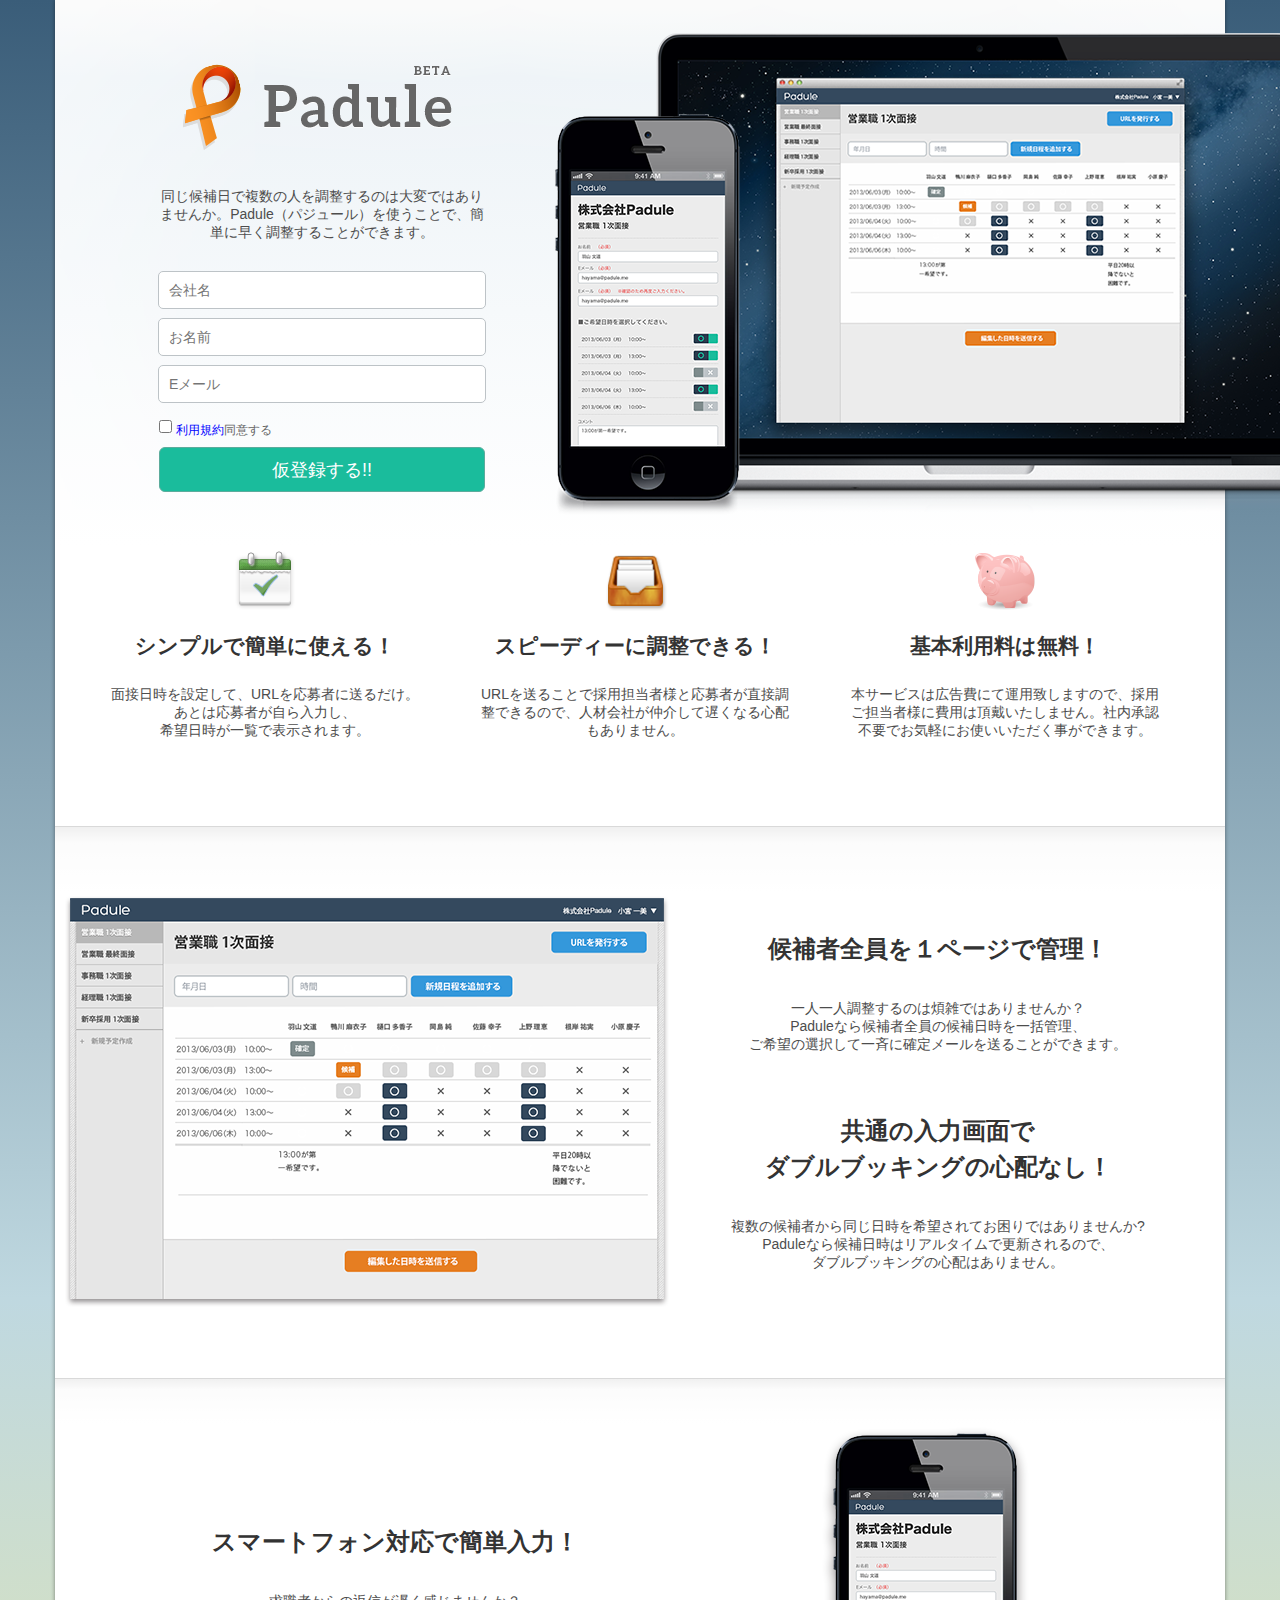
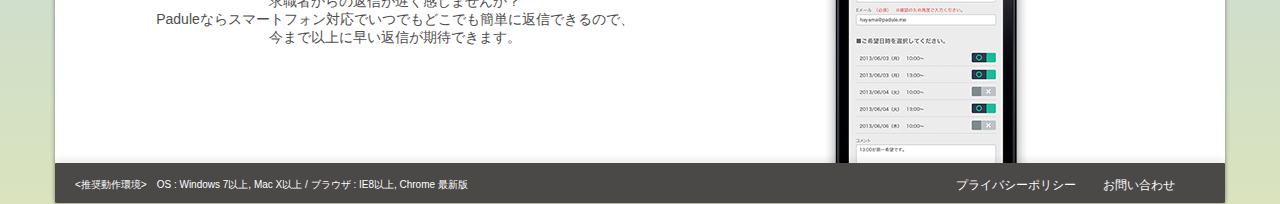
<file: bootstrap_pdule_lp/index.html>
<!doctype html>
<html lang="jp">
<head>
	<meta charset="UTF-8" />
	<title>Padule - 日程調整をパズル感覚で</title>
	<meta name="description" content="同じ候補日で複数の人を調整するのは大変ではありませんか。Padule（パジュール）を使うことで、簡単に早く調整することができます。">
	<meta name="Keywords" content="調整,スケジュール,面接,日程,リクルート" />
	<link rel="shortcut icon" type="image/x-icon" href="img/favicon.ico" />
	<link rel="stylesheet" href="css/default.css" type="text/css" />
	<!--[if lte IE 7]><script type="text/javascript" src="js/IE7.js"></script><![endif]-->
	<!--[if lte IE 8]><script type="text/javascript" src="js/IE8.js"></script><![endif]-->
	<!--[if lte IE 9]><script type="text/javascript" src="js/IE9.js"></script><![endif]-->
	<!--[if lte IE 7]><script type="text/javascript" src="js/ie7-squish.js"></script><![endif]-->
	<!--[if lte IE 8]><script src="http://html5shiv.googlecode.com/svn/trunk/html5.js"></script><![endif]-->
	<!--[if lte IE 8]><script src="http://css3-mediaqueries-js.googlecode.com/svn/trunk/css3-mediaqueries.js"></script><![endif]-->
</head>
<body>
	<section id="container">
		<div id="wrapper">
			<header>
			<div class="span6" id="lp_mac"><img src="img/mac.png" alt="mac" width="821" height="515"></div>
				<div id="resisterWrapper">
					<div id="lp_logo"><img src="img/logo.png" alt="Padule" width="269" height="86"></div>
					<div id="discription">
						<p>同じ候補日で複数の人を調整するのは大変ではありませんか。Padule（パジュール）を使うことで、簡単に早く調整することができます。</p>
					</div>
					<div id="forms">
					<form id="registerForms">
						<div id="msg_alert" style="display:none;"><p>※すべての項目を入力し、利用規約に同意してください。</p></div>
						<div id="messageBox"></div> 
							<div>
								<input type="text" name="company" placeholder="会社名" class="forms"/>
							</div>
							<div>
								<input type="text" name="name" placeholder="お名前" class="forms"/>
							</div>
							<div>
								<input type="text" name="email" placeholder="Eメール" class="forms"/>
							</div>
							<div id="check">
								<input type="checkbox" name="agreement"><a href="http://padule.me/agrement">利用規約</a><span>同意する</span>
							</div>
							<div>
							 	<input type="submit" value="仮登録する!!" id="btn_preRegister" />
							</div>
						 </form>
						</div>
			</div><!---resisterwrapper--->
			</header>
			 <article class="span12" id="explain">
			 <div id="explainBox">
			 	<ul>
			 		<li class="feature">
			 					 	<div class="icons"><img src="img/icon_calendar.png" alt="icon_calendar" width="72" height="72"></div>
			 						<h1>シンプルで簡単に使える！</h1>
			 						<p>面接日時を設定して、URLを応募者に送るだけ。あとは応募者が自ら入力し、<br />希望日時が一覧で表示されます。</p>
			 		</li>
			 		<li class="feature">
			 					 	<div class="icons"><img src="img/icon_stack.png" alt="icon_stack" width="72" height="72"></div>
			 						<h1>スピーディーに調整できる！</h1>
			 						<p>URLを送ることで採用担当者様と応募者が直接調整できるので、人材会社が仲介して遅くなる心配もありません。</p>
			 		</li>
			 		<li class="feature">
			 					 	<div class="icons"><img src="img/icon_money.png" alt="icon_money" width="72" height="72"></div>
			 						<h1>基本利用料は無料！</h1>
			 						<p>本サービスは広告費にて運用致しますので、採用ご担当者様に費用は頂戴いたしません。社内承認不要でお気軽にお使いいただく事ができます。</p>
			 		</li>
			 	</ul>
			 </div>
		 </article>
		 <article class="span12" id="screenshot">
		 <hr>
			<div class="img_screenshots"><img src="img/web.png" alt="web" width="604" height="411"></div>
			<div id="captions">
				<div class="caption">
					<h1>候補者全員を１ページで管理！</h1>
					<p>一人一人調整するのは煩雑ではありませんか？<br />Paduleなら候補者全員の候補日時を一括管理、<br />ご希望の選択して一斉に確定メールを送ることができます。</p>
				</div>
				<div class="caption">
					<h1>共通の入力画面で<br />ダブルブッキングの心配なし！</h1>
					<p>複数の候補者から同じ日時を希望されてお困りではありませんか?<br />Paduleなら候補日時はリアルタイムで更新されるので、<br />ダブルブッキングの心配はありません。</p>
				</div>
			</div>
		</article><!-- sreenshot -->
		 <article class="span12" id="screenshotSmart">
		 	<hr>
			<div class="caption" id="caption_smart">
				<h1>スマートフォン対応で簡単入力！</h1>
				<p>求職者からの返信が遅く感じませんか？<br />Paduleならスマートフォン対応でいつでもどこでも簡単に返信できるので、<br />今まで以上に早い返信が期待できます。</p>
			</div>
			<div id="img_screenshotsSmart"><img src="img/mobile.png" alt="SmartPhone" width="207" height="417"></div>
		</article><!-- sreenshot -->
		<footer>
		 	<p><推奨動作環境>　OS : Windows 7以上, Mac X以上 / ブラウザ : IE8以上, Chrome 最新版</p>
			 <ul>
			 	<li><a href="http://padule.me">プライバシーポリシー</a></li>
			 	<li><a href="support@padule.me">お問い合わせ</a></li>
			 </ul>
		</footer>

		</div><!---wrapper--->
	</section>
	 <script src="http://code.jquery.com/jquery-1.9.1.min.js"></script>
    <script src="js/jquery.validate.min.js"></script>
    <script src="js/html5shiv.js"></script>
    <script src="js/default.js"></script>
</body>
</html>
</file>
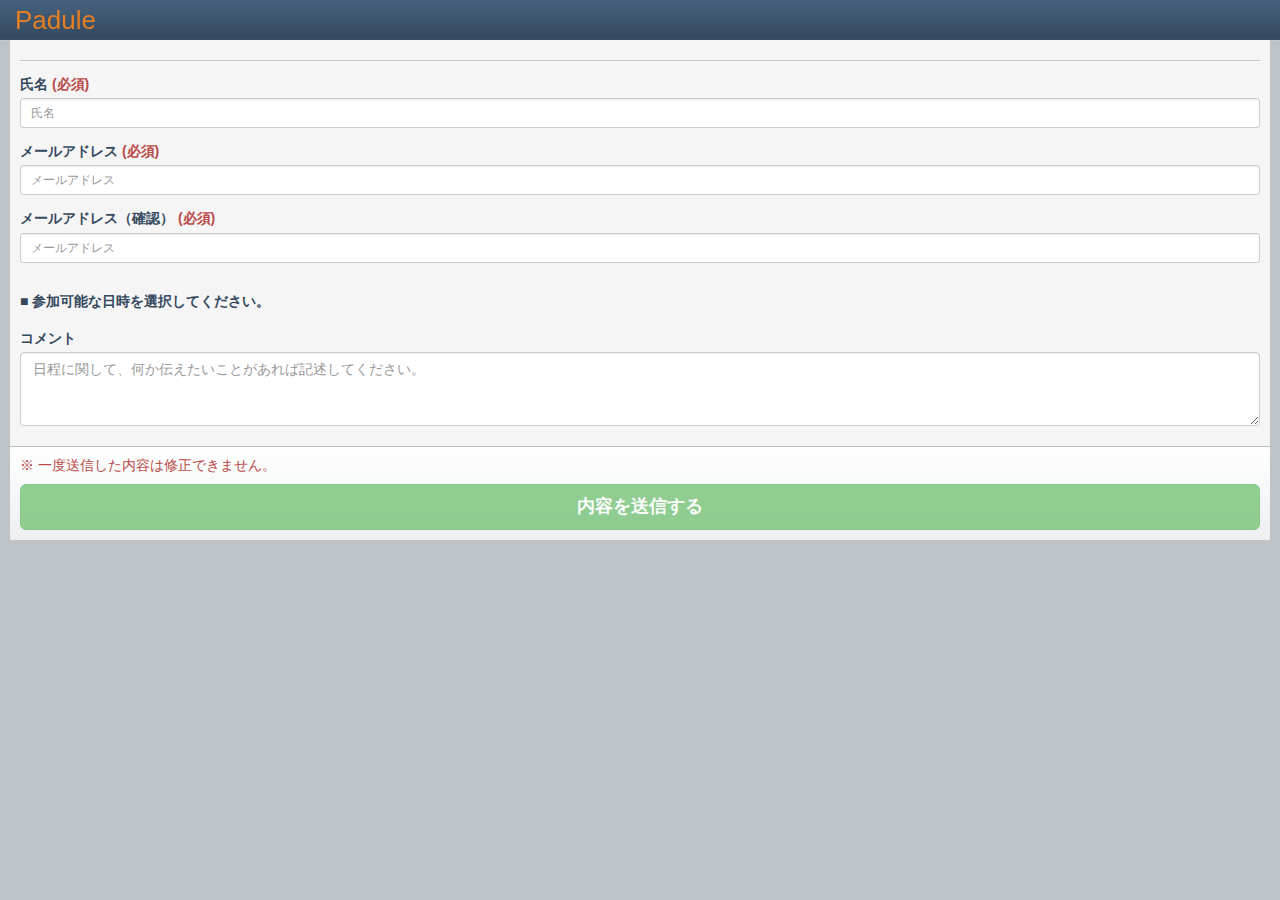
<file: cake/app/webroot/schedule/seeker/index.html>
<!DOCTYPE html>
<html>
  <head>
    <title>Padule</title>
    <link href="../assets/favicon.ico" rel="shortcut icon" type="image/vnd.microsoft.icon" />
    <link href="../assets/application.css?body=1" media="screen" rel="stylesheet" type="text/css" />
    <meta content='スケジュール,調整' name='keywords'>
    <meta content='スケジュール,調整' name='description'>
    <meta content='Padule' property='og:title'>
    <meta content='' property='og_image'>
    <meta content='' property='og:description'>
    <meta content='website' property='og:type'>
    <meta content='' property='og:url'>
    <meta content='Padule' property='og:site_name'>
    <meta charset='utf-8'>
    <meta content='width=device-width, minimum-scale=1, maximum-scale=1, user-scalable=no' name='viewport'>
  </head>
  <body>
    <div class='navbar navbar-inverse navbar-fixed-top padule-nav'>
      <div class='container-fluid'>
        <a href="../" class="navbar-brand">Padule</a>
      </div>
    </div>
    <div class='seeker-schedule-container container-fluid' data-eventid='2'>
      <div class='event-container'>
        <h4 class='event-title'></h4>
        <p class='event-text'></p>
      </div>
      <div class='seeker-container'>
        <div class='form-group'>
          <label for='inputName'>
            氏名
          </label>
          <label class='important'>
            (必須)
          </label>
          <input class='necessary input-sm form-control' id='inputName' placeholder='氏名' type='text'>
        </div>
        <div class='form-group'>
          <label for='inputEmail'>
            メールアドレス
          </label>
          <label class='important'>
            (必須)
          </label>
          <input class='necessary input-sm form-control' id='inputEmail' placeholder='メールアドレス' type='email'>
        </div>
        <div class='form-group input-email2'>
          <label for='inputEmail'>
            メールアドレス（確認）
          </label>
          <label class='important'>
            (必須)
          </label>
          <input class='necessary input-sm form-control' id='inputEmail2' placeholder='メールアドレス' type='email'>
        </div>
      </div>
      <div class='edit-container'>
        <p>
          ■ 参加可能な日時を選択してください。
        </p>
        <div id='seeker-schedule-edit'>
          <ul class='list-group'></ul>
        </div>
      </div>
      <div class='seeker-container'>
        <div class='form-group'>
          <label>
            コメント
          </label>
          <textarea class='form-control' id='inputComment' placeholder='日程に関して、何か伝えたいことがあれば記述してください。' rows='3'></textarea>
        </div>
      </div>
      <div class='control-container'>
        <p class='attention important'>
          ※ 一度送信した内容は修正できません。
        </p>
        <button class='disabled btn btn-success btn-lg' id='sendSeekerSchedule'>
          内容を送信する
        </button>
      </div>
    </div>
    <div class='modal fade' id='alertModal'>
      <div class='modal-dialog'>
        <div class='modal-content'>
          <div class='modal-header'>
            <button aria-hidden='modal-body' class='close' data-dismiss='modal' type='button'>
              &times;
            </button>
            <i class='glyphicon glyphicon-question-sign'></i>
            <span class='modal-title'></span>
          </div>
          <div class='modal-body'></div>
          <div class='modal-footer'>
            <button class='btn btn-success' id='alertOK' type='button'>
              はい
            </button>
            <button class='btn btn-default' data-dismiss='modal' type='button'>
              いいえ
            </button>
          </div>
        </div>
      </div>
    </div>
    <script>
      if (window.padule == null) window.padule = { Models: {}, Collections: {}, Views: {},Routers: {} };
    </script>
    <script src="../assets/application.js?body=1" type="text/javascript"></script>
  </body>
</html>
</file>
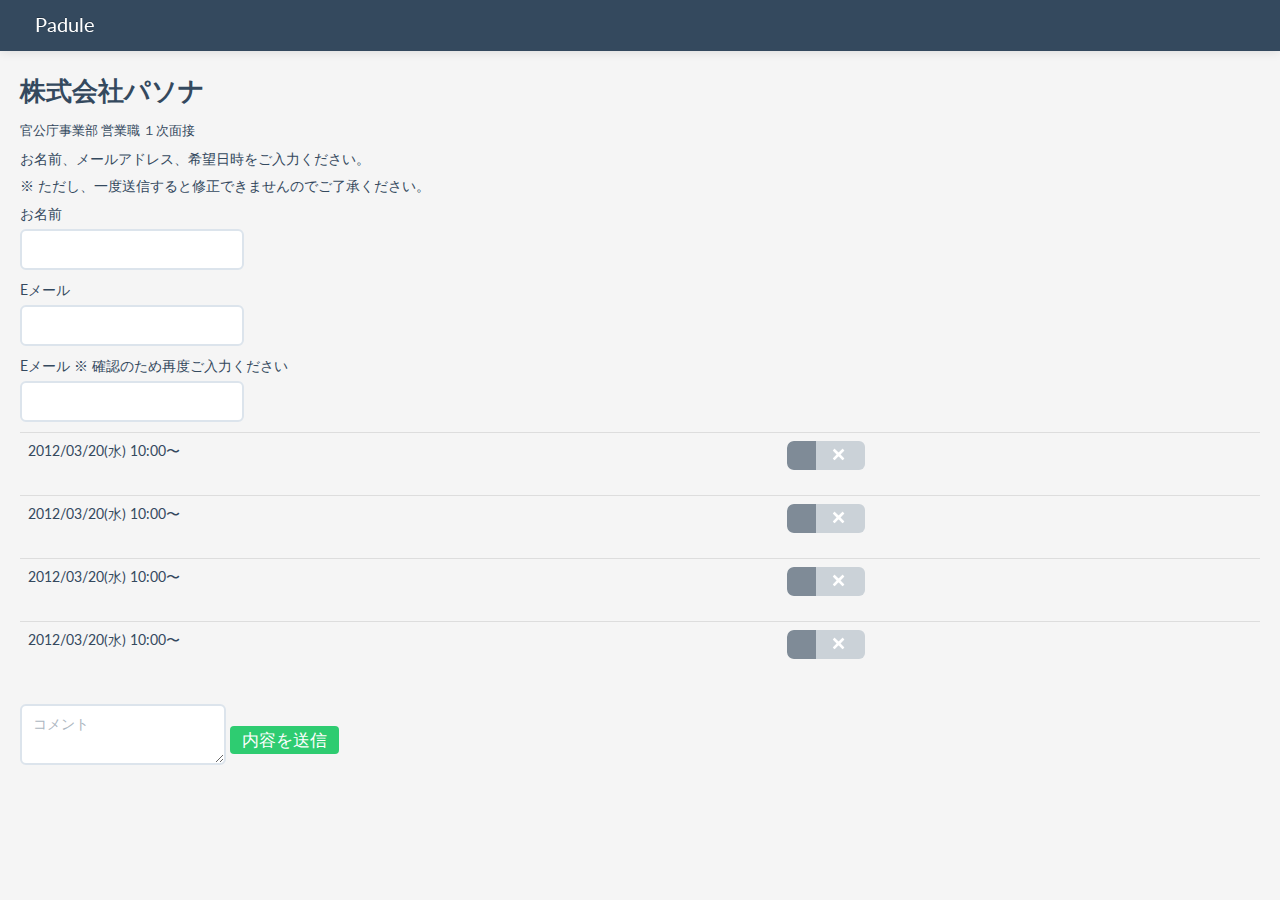
<file: front_source/padule/apply.html>
<!doctype html>
<html lang="ja">
<head>
    <meta charset="UTF-8">
    <title>Puduleログイン</title>
    <meta name="viewport" content="width=device-width, initial-scale=1.0">
    <link rel="shortcut icon" href="img/favicon.ico">

    <!-- Loading Bootstrap -->
    <link href="css/bootstrap.css" rel="stylesheet">
    <!-- Loading Flat UI -->
    <link href="css/flat-ui.css" rel="stylesheet">
    <link href="css/application.css" rel="stylesheet">
    <!-- HTML5 shim, for IE6-8 support of HTML5 elements. -->
    <!--[if lt IE 9]>
    <script src="js/plugin/html5shiv.js"></script>
    <![endif]-->

    <!-- All other JS at the end of file. -->

</head>
<body>

<div id="apply-page">

    <div class="navbar navbar-inverse navbar-fixed-top">
        <div class="navbar-inner">
            <div class="container-fluid">
                <div class="nav-collapse collapse">
                    <ul class="nav">
                        <li>
                            <a id="brand" href="#">
                                Padule
                            </a>
                        </li>
                    </ul>
                </div>
                <!--/.nav-collapse -->
            </div>
        </div>
    </div>

    <div class="container-fluid">
        <div id="apply-form">
            <h2>株式会社パソナ</h2>
            <h6>官公庁事業部 営業職 １次面接</h6>

            <p>お名前、メールアドレス、希望日時をご入力ください。</p>

            <p>※ ただし、一度送信すると修正できませんのでご了承ください。</p>

            <label>お名前</label>
            <input class="input-large" type="text" placeholder="">
            <label>Eメール</label>
            <input class="input-large" type="text" placeholder="">
            <label>Eメール ※ 確認のため再度ご入力ください</label>
            <input class="input-large" type="text" placeholder="">

            <table class="table">
                <tr>
                    <td>2012/03/20(水) 10:00〜</td>
                    <td>
                        <div class="toggle toggle-icon toggle-off">
                            <label class="toggle-radio fui-checkmark-16" for="toggleOption8"></label>
                            <input type="radio" name="toggleOptions4" id="toggleOption7" value="option7">
                            <label class="toggle-radio fui-cross-16" for="toggleOption7"></label>
                            <input type="radio" name="toggleOptions4" id="toggleOption8" value="option8"
                                   checked="checked">
                        </div>
                    </td>
                </tr>
                <tr>
                    <td>2012/03/20(水) 10:00〜</td>
                    <td>
                        <div class="toggle toggle-icon toggle-off">
                            <label class="toggle-radio fui-checkmark-16" for="toggleOption8"></label>
                            <input type="radio" name="toggleOptions4" id="toggleOption7" value="option7">
                            <label class="toggle-radio fui-cross-16" for="toggleOption7"></label>
                            <input type="radio" name="toggleOptions4" id="toggleOption8" value="option8"
                                   checked="checked">
                        </div>
                    </td>
                </tr>
                <tr>
                    <td>2012/03/20(水) 10:00〜</td>
                    <td>
                        <div class="toggle toggle-icon toggle-off">
                            <label class="toggle-radio fui-checkmark-16" for="toggleOption8"></label>
                            <input type="radio" name="toggleOptions4" id="toggleOption7" value="option7">
                            <label class="toggle-radio fui-cross-16" for="toggleOption7"></label>
                            <input type="radio" name="toggleOptions4" id="toggleOption8" value="option8"
                                   checked="checked">
                        </div>
                    </td>
                </tr>
                <tr>
                    <td>2012/03/20(水) 10:00〜</td>
                    <td>
                        <div class="toggle toggle-icon toggle-off">
                            <label class="toggle-radio fui-checkmark-16" for="toggleOption8"></label>
                            <input type="radio" name="toggleOptions4" id="toggleOption7" value="option7">
                            <label class="toggle-radio fui-cross-16" for="toggleOption7"></label>
                            <input type="radio" name="toggleOptions4" id="toggleOption8" value="option8"
                                   checked="checked">
                        </div>
                    </td>
                </tr>
            </table>

            <textarea placeholder="コメント"></textarea>

            <button class="btn btn-success">内容を送信</button>


        </div>

    </div>

</div>

<!-- Load JS here for greater good =============================-->
<script src="js/jquery-1.8.2.min.js"></script>
<script src="js/jquery-ui-1.10.0.custom.min.js"></script>
<script src="js/jquery.dropkick-1.0.0.js"></script>
<script src="js/custom_checkbox_and_radio.js"></script>
<script src="js/custom_radio.js"></script>
<script src="js/jquery.tagsinput.js"></script>
<script src="js/bootstrap-tooltip.js"></script>
<script src="js/jquery.placeholder.js"></script>
<script src="js/application.js"></script>
<!--[if lt IE 8]>
<script src="js/icon-font-ie7.js"></script>
<script src="js/icon-font-ie7-24.js"></script>
<![endif]-->

</body>
</html>
</file>
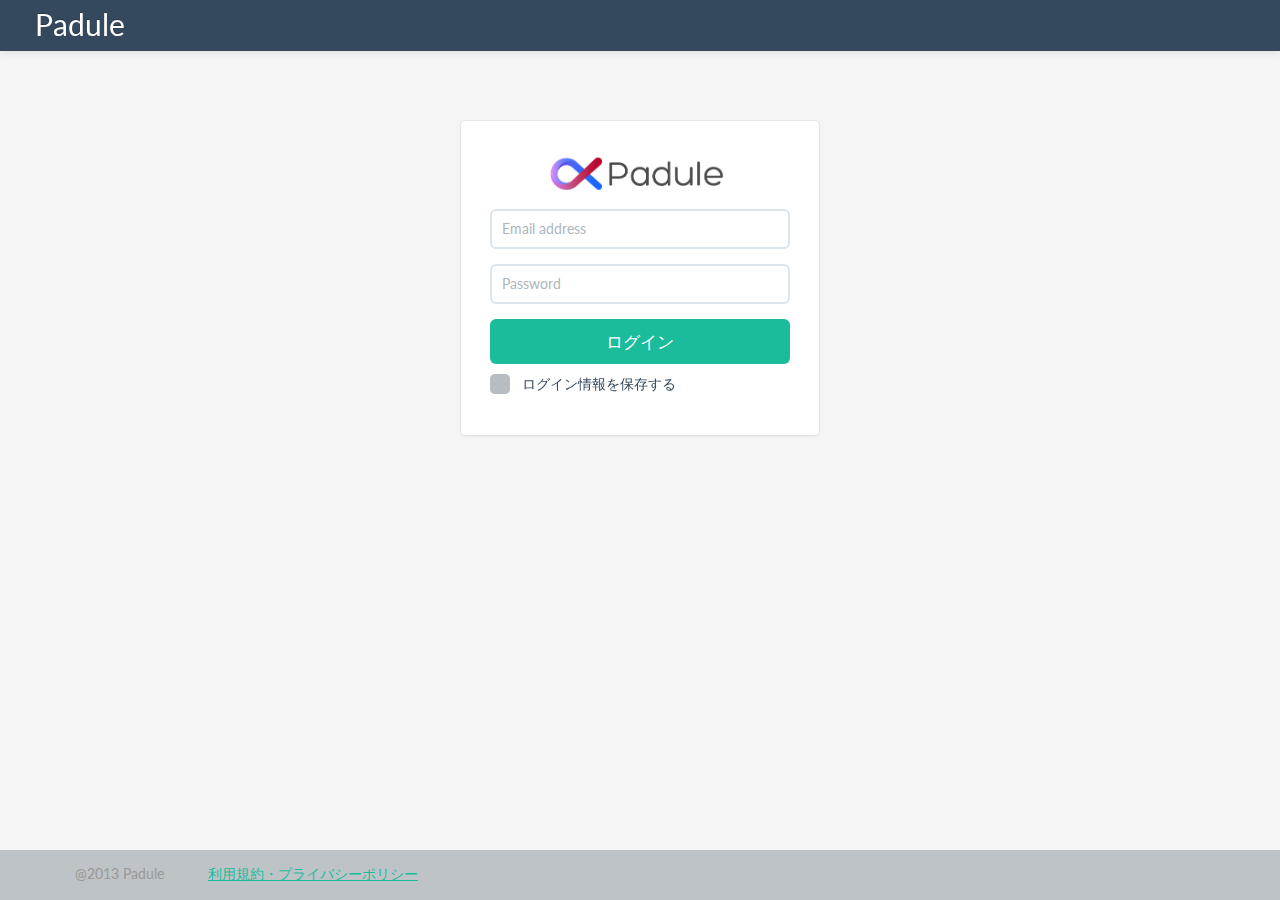
<file: front_source/padule/login.html>
<!doctype html>
<html lang="ja">
<head>
    <meta charset="UTF-8">
    <title>Puduleログイン</title>
    <meta name="viewport" content="width=device-width, initial-scale=1.0">
    <link rel="shortcut icon" href="img/favicon.ico">

    <!-- Loading Bootstrap -->
    <link href="css/bootstrap.css" rel="stylesheet">
    <!-- Loading Flat UI -->
    <link href="css/flat-ui.css" rel="stylesheet">
    <link href="css/application.css" rel="stylesheet">
    <!-- HTML5 shim, for IE6-8 support of HTML5 elements. -->
    <!--[if lt IE 9]>
    <script src="js/plugin/html5shiv.js"></script>
    <![endif]-->

    <!-- All other JS at the end of file. -->

</head>
<body>

<div id="wrap">
    <div class="navbar navbar-inverse navbar-fixed-top">
        <div class="navbar-inner">
            <div class="container-fluid">
                <div class="nav-collapse collapse">
                    <ul class="nav">
                        <li>
                            <a id="brand" href="#">
                                Padule
                            </a>
                        </li>
                    </ul>
                </div>
                <!--/.nav-collapse -->
            </div>
        </div>
    </div>

    <div class="container">

        <form class="form-signin">
            <img src="img/logo.jpg" alt="" width="200" height="100" />
            <input type="text" placeholder="Email address" class="input-block-level">
            <input type="password" placeholder="Password" class="input-block-level">
            <button id="login-btn" type="submit" class="btn btn-large btn-primary">ログイン</button>

            <label for="remember-pass" class="checkbox">
                <span class="icon"></span>
                <span class="icon-to-fade"></span>
                <input id="remember-pass" type="checkbox" value="remember-me"> ログイン情報を保存する
            </label>
        </form>

    </div>

</div>

<div id="footer">
    <div class="container-fluid">
        <span class="muted credit">@2013 Padule</span>
        <span>
          <a href="#">利用規約・プライバシーポリシー</a>
        </span>
    </div>
</div>


<!-- Load JS here for greater good =============================-->
<script src="js/jquery-1.8.2.min.js"></script>
<script src="js/jquery-ui-1.10.0.custom.min.js"></script>
<script src="js/jquery.dropkick-1.0.0.js"></script>
<script src="js/custom_checkbox_and_radio.js"></script>
<script src="js/custom_radio.js"></script>
<script src="js/jquery.tagsinput.js"></script>
<script src="js/bootstrap-tooltip.js"></script>
<script src="js/jquery.placeholder.js"></script>
<script src="js/application.js"></script>
<!--[if lt IE 8]>
<script src="js/icon-font-ie7.js"></script>
<script src="js/icon-font-ie7-24.js"></script>
<![endif]-->

</body>
</html>
</file>
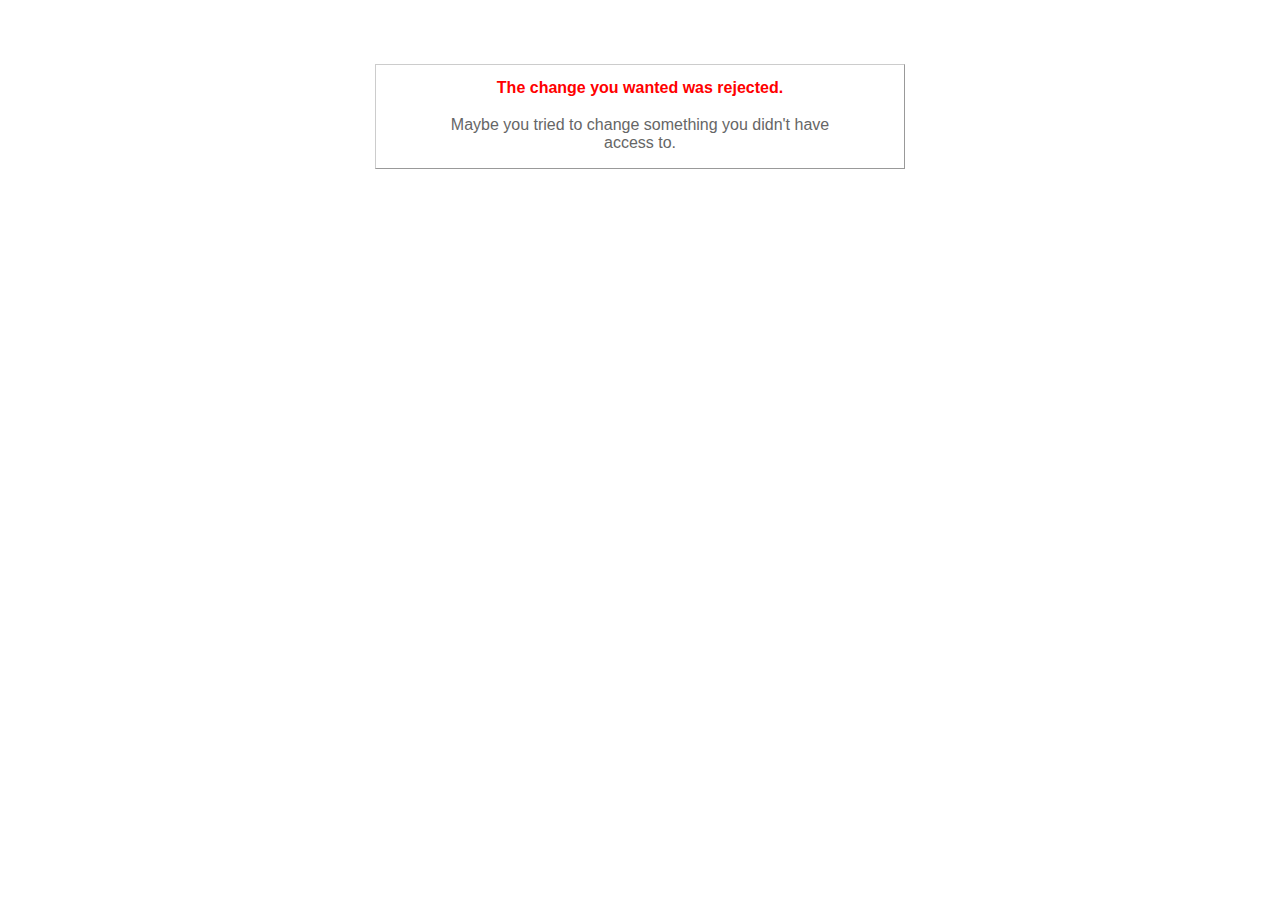
<file: cake/app/webroot/public/422.html>
<!DOCTYPE html>
<html>
<head>
  <title>The change you wanted was rejected (422)</title>
  <style type="text/css">
    body { background-color: #fff; color: #666; text-align: center; font-family: arial, sans-serif; }
    div.dialog {
      width: 25em;
      padding: 0 4em;
      margin: 4em auto 0 auto;
      border: 1px solid #ccc;
      border-right-color: #999;
      border-bottom-color: #999;
    }
    h1 { font-size: 100%; color: #f00; line-height: 1.5em; }
  </style>
</head>

<body>
  <!-- This file lives in public/422.html -->
  <div class="dialog">
    <h1>The change you wanted was rejected.</h1>
    <p>Maybe you tried to change something you didn't have access to.</p>
  </div>
</body>
</html>
</file>
<file: bootstrap_pdule_lp/css/default.css>
@charset "UTF-8";

body{
	behavior:url("csshover2.htc");
}
html {
	overflow-y: scroll;
}
body, div, dl, dt, dd, ul, ol, li, h1, h2, h2, h3, h5, h6,
pre, form, fieldset, input, textarea, p, blockquote, th, td	{
	margin: 0;	padding: 0;
}
address, caption, cite, code, dfn, em, strong, th, var	{
	font-style: normal;
}
table	{
	border-collapse: collapse;	border-spacing: 0;
}
caption, th	{
	text-align: left;
}
q:before ,q:after	{
	content: '';
}
object, embed	{
	vertical-align: top;
}
hr, legend	{
	display: none;
}
h1, h2, h2, h3, h5, h6	{
	font-size: 100%;
}
img, abbr, acronym, fieldset	{
	border: 0;
}
li	{
	list-style-type: none;
}

body {
	font-family: verdana,"ヒラギノ角ゴ Pro W3","Hiragino Kaku Gothic Pro",Osaka,"ＭＳ Ｐゴシック","MS PGothic",Sans-Serif;
	font-weight: 300;
	background: #FFF;
	color: #333;
	font-size: 75%;
	line-height: 150%;
	text-align: center;
}
html>/**/body {
	font-size: 12px;
}

* + html body {
	font-family: "メイリオ","Meiryo";
}

a:link	{
	text-decoration: none;
	color: #00F;
}

a:visited	{
	text-decoration: none;
	color: #00F;
}

a:hover	{
	text-decoration: underline;
	color: #00F;
}

a:active	{
	text-decoration: none;
	color: #00F;
}

body{
	background-color: #34586a;
	background-image: -webkit-linear-gradient(bottom, #dae3bd, #bfd8e0 28%, #3a5d79);
	background-image: -moz-linear-gradient(bottom, #dae3bd, #bfd8e0 28%, #3a5d79);
	background-image: -o-linear-gradient(bottom, #dae3bd, #bfd8e0 28%, #3a5d79);
	background-image: -ms-linear-gradient(bottom, #dae3bd, #bfd8e0 28%, #3a5d79);
	background-image: linear-gradient(to top, #dae3bd, #bfd8e0 28%, #3a5d79);
	behavior:url("PIE.htc");
}
p{
	font-size: 14px;
	color: #4d4d4d;
}
h1{
	color: #333;
}
header{
	width: auto;
	height: 546px;
	background-color: #fff;
	-webkit-box-shadow: inset 0 0 224px rgba(255,255,255,.75);
	-moz-box-shadow: inset 0 0 224px rgba(255,255,255,.75);
	box-shadow: inset 0 0 224px rgba(255,255,255,.75);
	background-image: -webkit-linear-gradient(bottom, #fff, #edf3f7 86%, #f9f9f9);
	background-image: -moz-linear-gradient(bottom, #fff, #edf3f7 86%, #f9f9f9);
	background-image: -o-linear-gradient(bottom, #fff, #edf3f7 86%, #f9f9f9);
	background-image: -ms-linear-gradient(bottom, #fff, #edf3f7 86%, #f9f9f9);
	background-image: linear-gradient(to top, #fff, #edf3f7 86%, #f9f9f9);
	behavior:url("PIE.htc");
}
section#container{
	margin-left: auto;
	margin-right: auto;
	width: 1200px;
	height: auto;
}
div#wrapper{
	width: 1170px;
	height: auto;
	margin: auto;
	-webkit-box-shadow: 0 0 4px rgba(8,1,3,.44);
	-moz-box-shadow: 0 0 4px rgba(8,1,3,.44);
	box-shadow: 0 0 4px rgba(8,1,3,.44);
	behavior:url("PIE.htc");
}
div#lp_mac{
	position: relative;
	width: 670px;
	float: left;
	margin-left: 500px;
}
div#resisterWrapper{
	width: 334px;
	float: left;
	position: absolute;
	margin-left: 100px;
	margin-top: 64px;
}
div#lp_logo{
	margin-left: -10px;
}
div#discription{
	margin-top: 32px;	
}
div#forms{
	margin-top: 30px;
}
input.forms{
	width: 316px;
	height: 36px;
	margin: 0px 0px 9px 0px;
	padding: 0px 0px 0px 10px;
	font-size: 14px;
	border:1px solid #bdc3c7;
	border-radius: 5px;
	-webkit-border-radius: 5px;
	-moz-border-radius: 5px;
	behavior:url("PIE.htc");
}
input{
  vertical-align:1px;
}
div a{
	color: #666;
	font-size: 12px;
	margin: 0px 0px 0px 4px;
}
div span{
	color: #666;
	font-size: 12px;
}
div#check{
	margin: 8px 0px 8px 0px;
	width: 120px;
}
input#btn_preRegister{
	padding: 0px;
    cursor: pointer;
	font-size: 18px;
	color: #ffffff;
	width: 326px;
	height: 45px;
	-webkit-border-radius: 6px;
	-moz-border-radius: 6px;
	border-radius: 6px;
	background-color: #1abc9c;
	border: solid 1px #5cac9c;
	behavior:url("PIE.htc");
}
input#btn_preRegister:hover{
	-webkit-border-radius: 6px;
	-moz-border-radius: 6px;
	border-radius: 6px;
	background-color: #21c6a5;
	border: solid 1px #5cac9c;
	behavior:url("PIE.htc");
}
input#btn_preRegister:active{
	-webkit-border-radius: 6px;
	-moz-border-radius: 6px;
	border-radius: 6px;
	background-color: #1ca88c;
	border: solid 1px #5cac9c;
	behavior:url("PIE.htc");
}

article#explain{
	width: 1170px;
	margin: auto;
	height: 280px;
	background-color: #ffffff;
}

li.feature{
	float: left;
	width: 320px;
	margin-left: 50px;
}

div.icons{
	margin-bottom: 14px;
}
li h1{
	font-size: 21px;
	margin-bottom: 30px;
}

article#screenshot{
	z-index: -1;
	width: 1170px;
	height: 552px;
	margin: auto;
	background-color: #efefef;
	background-image: -webkit-linear-gradient(top, rgba(255,255,255,0), rgba(255,255,255,.8) 3%, #fff 12%);
	background-image: -moz-linear-gradient(top, rgba(255,255,255,0), rgba(255,255,255,.8) 3%, #fff 12%);
	background-image: -o-linear-gradient(top, rgba(255,255,255,0), rgba(255,255,255,.8) 3%, #fff 12%);
	background-image: -ms-linear-gradient(top, rgba(255,255,255,0), rgba(255,255,255,.8) 3%, #fff 12%);
	background-image: linear-gradient(to bottom, rgba(255,255,255,0), rgba(255,255,255,.8) 3%, #fff 12%);
	behavior:url("PIE.htc");
}
.img_screenshots{
	margin-top: 68px;
	margin-left: 10px;
	float: left;
	width: 604px;
}

#captions{
	float: left;
	width: 414px;
	margin: 43px 62px;

}
#captions div{
	margin: 60px 0px;
}
div.caption > h1{
	font-size: 24px;
	margin-bottom: 32px;
	line-height: 1.5em
}

hr{
	border-width: 1px 0 0 0;
	border-style: solid;
	border-color: #d9d9d9;
	height: 1px;
	clear: both;
	margin: 0px;
	display: block;
}

article#screenshotSmart{
	position: relative;
	z-index: -1;
	width: 1170px;
	height: 385px;
	margin: auto;
	background-color: #efefef;
	background-image: -webkit-linear-gradient(top, rgba(255,255,255,0), rgba(255,255,255,.8) 3%, #fff 12%);
	background-image: -moz-linear-gradient(top, rgba(255,255,255,0), rgba(255,255,255,.8) 3%, #fff 12%);
	background-image: -o-linear-gradient(top, rgba(255,255,255,0), rgba(255,255,255,.8) 3%, #fff 12%);
	background-image: -ms-linear-gradient(top, rgba(255,255,255,0), rgba(255,255,255,.8) 3%, #fff 12%);
	background-image: linear-gradient(to bottom, rgba(255,255,255,0), rgba(255,255,255,.8) 3%, #fff 12%);
	behavior:url("PIE.htc");
}


#caption_smart{
	float: left;
	width: 488px;
	margin: 144px 0px 0px 96px;
}
#img_screenshotsSmart{
	float: left;
	width: 208px;
	height: 339px;
	margin: 47px 182px 0px;
	overflow: hidden;
}
footer{
	width: 1170px;
	height: 40px;
	margin: auto;
	padding: 0px 0px;
	-webkit-border-radius: 1px;
	-moz-border-radius: 1px;
	border-radius: 1px;
	background-color: #4B4848;
	-webkit-box-shadow: 0 -5px 5px rgba(8,1,3,.06);
	-moz-box-shadow: 0 -5px 5px rgba(8,1,3,.06);
	box-shadow: 0 -5px 5px rgba(8,1,3,.06);
	behavior:url("PIE.htc");
}
footer p{
	float: left;
	color: #fff;
	font-size: 10px;
	margin-top: 10px;
	margin-left: 20px;
}
footer ul{
	float: right;
	margin: 10px 40px;
}
footer li{
	display: inline;
	font-size: 12px;
	margin: 10px;
}
footer a:link{
	color: #fff;
}

footer a:visited	{
	text-decoration: none;
	color: #ffffff;
}

footer a:hover	{
	text-decoration: underline;
	color: #ffffff;
}

footer a:active	{
	text-decoration: none;
	color: #ffffff;
}

#msg_alert p{
	text-align: left;
	margin: 0px 0px 7px 1px;
    color: red;
    font-size: 12px;
}
</file>
<file: cake/app/webroot/schedule/assets/application.css>
@font-face{font-family:'Glyphicons Halflings';src:url("../fonts/glyphiconshalflings-regular.eot");src:url("../fonts/glyphiconshalflings-regular.eot?#iefix") format("embedded-opentype"),url("../fonts/glyphiconshalflings-regular.woff") format("woff"),url("../fonts/glyphiconshalflings-regular.ttf") format("truetype"),url("../fonts/glyphiconshalflings-regular.svg#glyphicons_halflingsregular") format("svg")}.glyphicon:before{font-family:'Glyphicons Halflings';font-style:normal;font-weight:400;line-height:1;-webkit-font-smoothing:antialiased}.glyphicon-glass:before{content:"\e001"}.glyphicon-music:before{content:"\e002"}.glyphicon-search:before{content:"\e003"}.glyphicon-envelope:before{content:"\2709"}.glyphicon-heart:before{content:"\e005"}.glyphicon-star:before{content:"\e006"}.glyphicon-star-empty:before{content:"\e007"}.glyphicon-user:before{content:"\e008"}.glyphicon-film:before{content:"\e009"}.glyphicon-th-large:before{content:"\e010"}.glyphicon-th:before{content:"\e011"}.glyphicon-th-list:before{content:"\e012"}.glyphicon-ok:before{content:"\e013"}.glyphicon-remove:before{content:"\e014"}.glyphicon-zoom-in:before{content:"\e015"}.glyphicon-zoom-out:before{content:"\e016"}.glyphicon-off:before{content:"\e017"}.glyphicon-signal:before{content:"\e018"}.glyphicon-cog:before{content:"\e019"}.glyphicon-trash:before{content:"\e020"}.glyphicon-home:before{content:"\e021"}.glyphicon-file:before{content:"\e022"}.glyphicon-time:before{content:"\e023"}.glyphicon-road:before{content:"\e024"}.glyphicon-download-alt:before{content:"\e025"}.glyphicon-download:before{content:"\e026"}.glyphicon-upload:before{content:"\e027"}.glyphicon-inbox:before{content:"\e028"}.glyphicon-play-circle:before{content:"\e029"}.glyphicon-repeat:before{content:"\e030"}.glyphicon-refresh:before{content:"\e031"}.glyphicon-list-alt:before{content:"\e032"}.glyphicon-lock:before{content:"\e033"}.glyphicon-flag:before{content:"\e034"}.glyphicon-headphones:before{content:"\e035"}.glyphicon-volume-off:before{content:"\e036"}.glyphicon-volume-down:before{content:"\e037"}.glyphicon-volume-up:before{content:"\e038"}.glyphicon-qrcode:before{content:"\e039"}.glyphicon-barcode:before{content:"\e040"}.glyphicon-tag:before{content:"\e041"}.glyphicon-tags:before{content:"\e042"}.glyphicon-book:before{content:"\e043"}.glyphicon-bookmark:before{content:"\e044"}.glyphicon-print:before{content:"\e045"}.glyphicon-camera:before{content:"\e046"}.glyphicon-font:before{content:"\e047"}.glyphicon-bold:before{content:"\e048"}.glyphicon-italic:before{content:"\e049"}.glyphicon-text-height:before{content:"\e050"}.glyphicon-text-width:before{content:"\e051"}.glyphicon-align-left:before{content:"\e052"}.glyphicon-align-center:before{content:"\e053"}.glyphicon-align-right:before{content:"\e054"}.glyphicon-align-justify:before{content:"\e055"}.glyphicon-list:before{content:"\e056"}.glyphicon-indent-left:before{content:"\e057"}.glyphicon-indent-right:before{content:"\e058"}.glyphicon-facetime-video:before{content:"\e059"}.glyphicon-picture:before{content:"\e060"}.glyphicon-pencil:before{content:"\270f"}.glyphicon-map-marker:before{content:"\e062"}.glyphicon-adjust:before{content:"\e063"}.glyphicon-tint:before{content:"\e064"}.glyphicon-edit:before{content:"\e065"}.glyphicon-share:before{content:"\e066"}.glyphicon-check:before{content:"\e067"}.glyphicon-move:before{content:"\e068"}.glyphicon-step-backward:before{content:"\e069"}.glyphicon-fast-backward:before{content:"\e070"}.glyphicon-backward:before{content:"\e071"}.glyphicon-play:before{content:"\e072"}.glyphicon-pause:before{content:"\e073"}.glyphicon-stop:before{content:"\e074"}.glyphicon-forward:before{content:"\e075"}.glyphicon-fast-forward:before{content:"\e076"}.glyphicon-step-forward:before{content:"\e077"}.glyphicon-eject:before{content:"\e078"}.glyphicon-chevron-left:before{content:"\e079"}.glyphicon-chevron-right:before{content:"\e080"}.glyphicon-plus-sign:before{content:"\e081"}.glyphicon-minus-sign:before{content:"\e082"}.glyphicon-remove-sign:before{content:"\e083"}.glyphicon-ok-sign:before{content:"\e084"}.glyphicon-question-sign:before{content:"\e085"}.glyphicon-info-sign:before{content:"\e086"}.glyphicon-screenshot:before{content:"\e087"}.glyphicon-remove-circle:before{content:"\e088"}.glyphicon-ok-circle:before{content:"\e089"}.glyphicon-ban-circle:before{content:"\e090"}.glyphicon-arrow-left:before{content:"\e091"}.glyphicon-arrow-right:before{content:"\e092"}.glyphicon-arrow-up:before{content:"\e093"}.glyphicon-arrow-down:before{content:"\e094"}.glyphicon-share-alt:before{content:"\e095"}.glyphicon-resize-full:before{content:"\e096"}.glyphicon-resize-small:before{content:"\e097"}.glyphicon-plus:before{content:"\002b"}.glyphicon-minus:before{content:"\2212"}.glyphicon-asterisk:before{content:"\002a"}.glyphicon-exclamation-sign:before{content:"\e101"}.glyphicon-gift:before{content:"\e102"}.glyphicon-leaf:before{content:"\e103"}.glyphicon-fire:before{content:"\e104"}.glyphicon-eye-open:before{content:"\e105"}.glyphicon-eye-close:before{content:"\e106"}.glyphicon-warning-sign:before{content:"\e107"}.glyphicon-plane:before{content:"\e108"}.glyphicon-calendar:before{content:"\e109"}.glyphicon-random:before{content:"\e110"}.glyphicon-comment:before{content:"\e111"}.glyphicon-magnet:before{content:"\e112"}.glyphicon-chevron-up:before{content:"\e113"}.glyphicon-chevron-down:before{content:"\e114"}.glyphicon-retweet:before{content:"\e115"}.glyphicon-shopping-cart:before{content:"\e116"}.glyphicon-folder-close:before{content:"\e117"}.glyphicon-folder-open:before{content:"\e118"}.glyphicon-resize-vertical:before{content:"\e119"}.glyphicon-resize-horizontal:before{content:"\e120"}.glyphicon-hdd:before{content:"\e121"}.glyphicon-bullhorn:before{content:"\e122"}.glyphicon-bell:before{content:"\e123"}.glyphicon-certificate:before{content:"\e124"}.glyphicon-thumbs-up:before{content:"\e125"}.glyphicon-thumbs-down:before{content:"\e126"}.glyphicon-hand-right:before{content:"\e127"}.glyphicon-hand-left:before{content:"\e128"}.glyphicon-hand-up:before{content:"\e129"}.glyphicon-hand-down:before{content:"\e130"}.glyphicon-circle-arrow-right:before{content:"\e131"}.glyphicon-circle-arrow-left:before{content:"\e132"}.glyphicon-circle-arrow-up:before{content:"\e133"}.glyphicon-circle-arrow-down:before{content:"\e134"}.glyphicon-globe:before{content:"\e135"}.glyphicon-wrench:before{content:"\e136"}.glyphicon-tasks:before{content:"\e137"}.glyphicon-filter:before{content:"\e138"}.glyphicon-briefcase:before{content:"\e139"}.glyphicon-fullscreen:before{content:"\e140"}.glyphicon-dashboard:before{content:"\e141"}.glyphicon-paperclip:before{content:"\e142"}.glyphicon-heart-empty:before{content:"\e143"}.glyphicon-link:before{content:"\e144"}.glyphicon-phone:before{content:"\e145"}.glyphicon-pushpin:before{content:"\e146"}.glyphicon-euro:before{content:"\20ac"}.glyphicon-usd:before{content:"\e148"}.glyphicon-gbp:before{content:"\e149"}.glyphicon-sort:before{content:"\e150"}.glyphicon-sort-by-alphabet:before{content:"\e151"}.glyphicon-sort-by-alphabet-alt:before{content:"\e152"}.glyphicon-sort-by-order:before{content:"\e153"}.glyphicon-sort-by-order-alt:before{content:"\e154"}.glyphicon-sort-by-attributes:before{content:"\e155"}.glyphicon-sort-by-attributes-alt:before{content:"\e156"}.glyphicon-unchecked:before{content:"\e157"}.glyphicon-expand:before{content:"\e158"}.glyphicon-collapse:before{content:"\e159"}.glyphicon-collapse-top:before{content:"\e160"}/*!
 * Timepicker Component for Twitter Bootstrap
 *
 * Copyright 2013 Joris de Wit
 *
 * Contributors https://github.com/jdewit/bootstrap-timepicker/graphs/contributors
 *
 * For the full copyright and license information, please view the LICENSE
 * file that was distributed with this source code.
 */.bootstrap-timepicker{position:relative}.bootstrap-timepicker.pull-right .bootstrap-timepicker-widget.dropdown-menu{left:auto;right:0}.bootstrap-timepicker.pull-right .bootstrap-timepicker-widget.dropdown-menu:before{left:auto;right:12px}.bootstrap-timepicker.pull-right .bootstrap-timepicker-widget.dropdown-menu:after{left:auto;right:13px}.bootstrap-timepicker .add-on{cursor:pointer}.bootstrap-timepicker .add-on i{display:inline-block;width:16px;height:16px}.bootstrap-timepicker-widget.dropdown-menu{padding:2px 3px 2px 2px}.bootstrap-timepicker-widget.dropdown-menu.open{display:inline-block}.bootstrap-timepicker-widget.dropdown-menu:before{border-bottom:7px solid rgba(0,0,0,0.2);border-left:7px solid transparent;border-right:7px solid transparent;content:"";display:inline-block;left:9px;position:absolute;top:-7px}.bootstrap-timepicker-widget.dropdown-menu:after{border-bottom:6px solid #fff;border-left:6px solid transparent;border-right:6px solid transparent;content:"";display:inline-block;left:10px;position:absolute;top:-6px}.bootstrap-timepicker-widget a.btn,.bootstrap-timepicker-widget input{border-radius:4px}.bootstrap-timepicker-widget table{width:100%;margin:0}.bootstrap-timepicker-widget table td{text-align:center;height:30px;margin:0;padding:2px}.bootstrap-timepicker-widget table td:not(.separator){min-width:30px}.bootstrap-timepicker-widget table td span{width:100%}.bootstrap-timepicker-widget table td a{border:1px transparent solid;width:100%;display:inline-block;margin:0;padding:8px 0;outline:0;color:#333}.bootstrap-timepicker-widget table td a:hover{text-decoration:none;background-color:#eee;-webkit-border-radius:4px;-moz-border-radius:4px;border-radius:4px;border-color:#ddd}.bootstrap-timepicker-widget table td a i{margin-top:2px}.bootstrap-timepicker-widget table td input{width:25px;margin:0;text-align:center}.bootstrap-timepicker-widget .modal-content{padding:4px}@media (min-width: 767px){.bootstrap-timepicker-widget.modal{width:200px;margin-left:-100px}}@media (max-width: 767px){.bootstrap-timepicker{width:100%}.bootstrap-timepicker .dropdown-menu{width:100%}}/*!
 * Bootstrap v3.0.0
 *
 * Copyright 2013 Twitter, Inc
 * Licensed under the Apache License v2.0
 * http://www.apache.org/licenses/LICENSE-2.0
 *
 * Designed and built with all the love in the world by @mdo and @fat.
 *//*! normalize.css v2.1.0 | MIT License | git.io/normalize */article,aside,details,figcaption,figure,footer,header,hgroup,main,nav,section,summary{display:block}audio,canvas,video{display:inline-block}audio:not([controls]){display:none;height:0}[hidden]{display:none}html{font-family:sans-serif;-webkit-text-size-adjust:100%;-ms-text-size-adjust:100%}body{margin:0}a:focus{outline:thin dotted}a:active,a:hover{outline:0}h1{margin:.67em 0;font-size:2em}abbr[title]{border-bottom:1px dotted}b,strong{font-weight:bold}dfn{font-style:italic}hr{height:0;-moz-box-sizing:content-box;box-sizing:content-box}mark{color:#000;background:#ff0}code,kbd,pre,samp{font-family:monospace,serif;font-size:1em}pre{white-space:pre-wrap}q{quotes:"\201C" "\201D" "\2018" "\2019"}small{font-size:80%}sub,sup{position:relative;font-size:75%;line-height:0;vertical-align:baseline}sup{top:-0.5em}sub{bottom:-0.25em}img{border:0}svg:not(:root){overflow:hidden}figure{margin:0}fieldset{padding:.35em .625em .75em;margin:0 2px;border:1px solid #c0c0c0}legend{padding:0;border:0}button,input,select,textarea{margin:0;font-family:inherit;font-size:100%}button,input{line-height:normal}button,select{text-transform:none}button,html input[type="button"],input[type="reset"],input[type="submit"]{cursor:pointer;-webkit-appearance:button}button[disabled],html input[disabled]{cursor:default}input[type="checkbox"],input[type="radio"]{padding:0;box-sizing:border-box}input[type="search"]{-webkit-box-sizing:content-box;-moz-box-sizing:content-box;box-sizing:content-box;-webkit-appearance:textfield}input[type="search"]::-webkit-search-cancel-button,input[type="search"]::-webkit-search-decoration{-webkit-appearance:none}button::-moz-focus-inner,input::-moz-focus-inner{padding:0;border:0}textarea{overflow:auto;vertical-align:top}table{border-collapse:collapse;border-spacing:0}@media print{*{color:#000 !important;text-shadow:none !important;background:transparent !important;box-shadow:none !important}a,a:visited{text-decoration:underline}a[href]:after{content:" (" attr(href) ")"}abbr[title]:after{content:" (" attr(title) ")"}.ir a:after,a[href^="javascript:"]:after,a[href^="#"]:after{content:""}pre,blockquote{border:1px solid #999;page-break-inside:avoid}thead{display:table-header-group}tr,img{page-break-inside:avoid}img{max-width:100% !important}@page{margin:2cm .5cm}p,h2,h3{orphans:3;widows:3}h2,h3{page-break-after:avoid}.navbar{display:none}.table td,.table th{background-color:#fff !important}.btn>.caret,.dropup>.btn>.caret{border-top-color:#000 !important}.label{border:1px solid #000}.table{border-collapse:collapse !important}.table-bordered th,.table-bordered td{border:1px solid #ddd !important}}*{-webkit-box-sizing:border-box;-moz-box-sizing:border-box;box-sizing:border-box}html{font-size:62.5%;-webkit-tap-highlight-color:rgba(0,0,0,0)}body{font-family:"Helvetica Neue",Helvetica,Arial,sans-serif;font-size:14px;line-height:1.428571429;color:#333;background-color:#fff}input,button,select,textarea{font-family:inherit;font-size:inherit;line-height:inherit}a{color:#428bca;text-decoration:none}a:hover,a:focus{color:#2a6496;text-decoration:underline}a:focus{outline:thin dotted #333;outline:5px auto -webkit-focus-ring-color;outline-offset:-2px}img{vertical-align:middle}.img-responsive{display:inline-block;height:auto;max-width:100%}.img-rounded{border-radius:6px}.img-circle{border-radius:500px}hr{margin-top:20px;margin-bottom:20px;border:0;border-top:1px solid #eee}p{margin:0 0 10px}.lead{margin-bottom:20px;font-size:16.099999999999998px;font-weight:200;line-height:1.4}@media (min-width: 768px){.lead{font-size:21px}}small{font-size:85%}cite{font-style:normal}.text-muted{color:#999}.text-primary{color:#428bca}.text-warning{color:#c09853}.text-danger{color:#b94a48}.text-success{color:#468847}.text-info{color:#3a87ad}.text-left{text-align:left}.text-right{text-align:right}.text-center{text-align:center}h1,h2,h3,h4,h5,h6,.h1,.h2,.h3,.h4,.h5,.h6{font-family:"Helvetica Neue",Helvetica,Arial,sans-serif;font-weight:500;line-height:1.1}h1 small,h2 small,h3 small,h4 small,h5 small,h6 small,.h1 small,.h2 small,.h3 small,.h4 small,.h5 small,.h6 small{font-weight:normal;line-height:1;color:#999}h1,h2,h3{margin-top:20px;margin-bottom:10px}h4,h5,h6{margin-top:10px;margin-bottom:10px}h1,.h1{font-size:38px}h2,.h2{font-size:32px}h3,.h3{font-size:24px}h4,.h4{font-size:18px}h5,.h5{font-size:14px}h6,.h6{font-size:12px}h1 small,.h1 small{font-size:24px}h2 small,.h2 small{font-size:18px}h3 small,.h3 small,h4 small,.h4 small{font-size:14px}.page-header{padding-bottom:9px;margin:40px 0 20px;border-bottom:1px solid #eee}ul,ol{margin-top:0;margin-bottom:10px}ul ul,ol ul,ul ol,ol ol{margin-bottom:0}.list-unstyled{padding-left:0;list-style:none}.list-inline{padding-left:0;list-style:none}.list-inline>li{display:inline-block;padding-right:5px;padding-left:5px}dl{margin-bottom:20px}dt,dd{line-height:1.428571429}dt{font-weight:bold}dd{margin-left:0}@media (min-width: 768px){.dl-horizontal dt{float:left;width:160px;overflow:hidden;clear:left;text-align:right;text-overflow:ellipsis;white-space:nowrap}.dl-horizontal dd{margin-left:180px}.dl-horizontal dd:before,.dl-horizontal dd:after{display:table;content:" "}.dl-horizontal dd:after{clear:both}.dl-horizontal dd:before,.dl-horizontal dd:after{display:table;content:" "}.dl-horizontal dd:after{clear:both}}abbr[title],abbr[data-original-title]{cursor:help;border-bottom:1px dotted #999}abbr.initialism{font-size:90%;text-transform:uppercase}blockquote{padding:10px 20px;margin:0 0 20px;border-left:5px solid #eee}blockquote p{font-size:17.5px;font-weight:300;line-height:1.25}blockquote p:last-child{margin-bottom:0}blockquote small{display:block;line-height:1.428571429;color:#999}blockquote small:before{content:'\2014 \00A0'}blockquote.pull-right{padding-right:15px;padding-left:0;border-right:5px solid #eee;border-left:0}blockquote.pull-right p,blockquote.pull-right small{text-align:right}blockquote.pull-right small:before{content:''}blockquote.pull-right small:after{content:'\00A0 \2014'}q:before,q:after,blockquote:before,blockquote:after{content:""}address{display:block;margin-bottom:20px;font-style:normal;line-height:1.428571429}code,pre{font-family:Monaco,Menlo,Consolas,"Courier New",monospace}code{padding:2px 4px;font-size:90%;color:#c7254e;white-space:nowrap;background-color:#f9f2f4;border-radius:4px}pre{display:block;padding:9.5px;margin:0 0 10px;font-size:13px;line-height:1.428571429;color:#333;word-break:break-all;word-wrap:break-word;background-color:#f5f5f5;border:1px solid #ccc;border-radius:4px}pre.prettyprint{margin-bottom:20px}pre code{padding:0;color:inherit;white-space:pre-wrap;background-color:transparent;border:0}.pre-scrollable{max-height:340px;overflow-y:scroll}.container{margin-right:auto;margin-left:auto}.container:before,.container:after{display:table;content:" "}.container:after{clear:both}.container:before,.container:after{display:table;content:" "}.container:after{clear:both}.row:before,.row:after{display:table;content:" "}.row:after{clear:both}.row:before,.row:after{display:table;content:" "}.row:after{clear:both}@media (min-width: 768px){.row{margin-right:-15px;margin-left:-15px}}.row .row{margin-right:-15px;margin-left:-15px}.col-1,.col-2,.col-3,.col-4,.col-5,.col-6,.col-7,.col-8,.col-9,.col-10,.col-11,.col-12,.col-sm-1,.col-sm-2,.col-sm-3,.col-sm-4,.col-sm-5,.col-sm-6,.col-sm-7,.col-sm-8,.col-sm-9,.col-sm-10,.col-sm-11,.col-sm-12,.col-lg-1,.col-lg-2,.col-lg-3,.col-lg-4,.col-lg-5,.col-lg-6,.col-lg-7,.col-lg-8,.col-lg-9,.col-lg-10,.col-lg-11,.col-lg-12{position:relative;min-height:1px;padding-right:15px;padding-left:15px}.col-1,.col-2,.col-3,.col-4,.col-5,.col-6,.col-7,.col-8,.col-9,.col-10,.col-11,.col-12{float:left}.col-1{width:8.333333333333332%}.col-2{width:16.666666666666664%}.col-3{width:25%}.col-4{width:33.33333333333333%}.col-5{width:41.66666666666667%}.col-6{width:50%}.col-7{width:58.333333333333336%}.col-8{width:66.66666666666666%}.col-9{width:75%}.col-10{width:83.33333333333334%}.col-11{width:91.66666666666666%}.col-12{width:100%}@media (min-width: 768px) and (max-width: 991px){.container{max-width:728px}.col-sm-1,.col-sm-2,.col-sm-3,.col-sm-4,.col-sm-5,.col-sm-6,.col-sm-7,.col-sm-8,.col-sm-9,.col-sm-10,.col-sm-11,.col-sm-12{float:left}.col-sm-1{width:8.333333333333332%}.col-sm-2{width:16.666666666666664%}.col-sm-3{width:25%}.col-sm-4{width:33.33333333333333%}.col-sm-5{width:41.66666666666667%}.col-sm-6{width:50%}.col-sm-7{width:58.333333333333336%}.col-sm-8{width:66.66666666666666%}.col-sm-9{width:75%}.col-sm-10{width:83.33333333333334%}.col-sm-11{width:91.66666666666666%}.col-sm-12{width:100%}.col-sm-push-1{left:8.333333333333332%}.col-sm-push-2{left:16.666666666666664%}.col-sm-push-3{left:25%}.col-sm-push-4{left:33.33333333333333%}.col-sm-push-5{left:41.66666666666667%}.col-sm-push-6{left:50%}.col-sm-push-7{left:58.333333333333336%}.col-sm-push-8{left:66.66666666666666%}.col-sm-push-9{left:75%}.col-sm-push-10{left:83.33333333333334%}.col-sm-push-11{left:91.66666666666666%}.col-sm-pull-1{right:8.333333333333332%}.col-sm-pull-2{right:16.666666666666664%}.col-sm-pull-3{right:25%}.col-sm-pull-4{right:33.33333333333333%}.col-sm-pull-5{right:41.66666666666667%}.col-sm-pull-6{right:50%}.col-sm-pull-7{right:58.333333333333336%}.col-sm-pull-8{right:66.66666666666666%}.col-sm-pull-9{right:75%}.col-sm-pull-10{right:83.33333333333334%}.col-sm-pull-11{right:91.66666666666666%}.col-sm-offset-1{margin-left:8.333333333333332%}.col-sm-offset-2{margin-left:16.666666666666664%}.col-sm-offset-3{margin-left:25%}.col-sm-offset-4{margin-left:33.33333333333333%}.col-sm-offset-5{margin-left:41.66666666666667%}.col-sm-offset-6{margin-left:50%}.col-sm-offset-7{margin-left:58.333333333333336%}.col-sm-offset-8{margin-left:66.66666666666666%}.col-sm-offset-9{margin-left:75%}.col-sm-offset-10{margin-left:83.33333333333334%}.col-sm-offset-11{margin-left:91.66666666666666%}}@media (min-width: 992px){.container{max-width:940px}.col-lg-1,.col-lg-2,.col-lg-3,.col-lg-4,.col-lg-5,.col-lg-6,.col-lg-7,.col-lg-8,.col-lg-9,.col-lg-10,.col-lg-11,.col-lg-12{float:left}.col-lg-1{width:8.333333333333332%}.col-lg-2{width:16.666666666666664%}.col-lg-3{width:25%}.col-lg-4{width:33.33333333333333%}.col-lg-5{width:41.66666666666667%}.col-lg-6{width:50%}.col-lg-7{width:58.333333333333336%}.col-lg-8{width:66.66666666666666%}.col-lg-9{width:75%}.col-lg-10{width:83.33333333333334%}.col-lg-11{width:91.66666666666666%}.col-lg-12{width:100%}.col-lg-push-1{left:8.333333333333332%}.col-lg-push-2{left:16.666666666666664%}.col-lg-push-3{left:25%}.col-lg-push-4{left:33.33333333333333%}.col-lg-push-5{left:41.66666666666667%}.col-lg-push-6{left:50%}.col-lg-push-7{left:58.333333333333336%}.col-lg-push-8{left:66.66666666666666%}.col-lg-push-9{left:75%}.col-lg-push-10{left:83.33333333333334%}.col-lg-push-11{left:91.66666666666666%}.col-lg-pull-1{right:8.333333333333332%}.col-lg-pull-2{right:16.666666666666664%}.col-lg-pull-3{right:25%}.col-lg-pull-4{right:33.33333333333333%}.col-lg-pull-5{right:41.66666666666667%}.col-lg-pull-6{right:50%}.col-lg-pull-7{right:58.333333333333336%}.col-lg-pull-8{right:66.66666666666666%}.col-lg-pull-9{right:75%}.col-lg-pull-10{right:83.33333333333334%}.col-lg-pull-11{right:91.66666666666666%}.col-lg-offset-1{margin-left:8.333333333333332%}.col-lg-offset-2{margin-left:16.666666666666664%}.col-lg-offset-3{margin-left:25%}.col-lg-offset-4{margin-left:33.33333333333333%}.col-lg-offset-5{margin-left:41.66666666666667%}.col-lg-offset-6{margin-left:50%}.col-lg-offset-7{margin-left:58.333333333333336%}.col-lg-offset-8{margin-left:66.66666666666666%}.col-lg-offset-9{margin-left:75%}.col-lg-offset-10{margin-left:83.33333333333334%}.col-lg-offset-11{margin-left:91.66666666666666%}}@media (min-width: 1200px){.container{max-width:1170px}}table{max-width:100%;background-color:transparent}th{text-align:left}.table{width:100%;margin-bottom:20px}.table thead>tr>th,.table tbody>tr>th,.table tfoot>tr>th,.table thead>tr>td,.table tbody>tr>td,.table tfoot>tr>td{padding:8px;line-height:1.428571429;vertical-align:top;border-top:1px solid #ddd}.table thead>tr>th{vertical-align:bottom}.table caption+thead tr:first-child th,.table colgroup+thead tr:first-child th,.table thead:first-child tr:first-child th,.table caption+thead tr:first-child td,.table colgroup+thead tr:first-child td,.table thead:first-child tr:first-child td{border-top:0}.table tbody+tbody{border-top:2px solid #ddd}.table .table{background-color:#fff}.table-condensed thead>tr>th,.table-condensed tbody>tr>th,.table-condensed tfoot>tr>th,.table-condensed thead>tr>td,.table-condensed tbody>tr>td,.table-condensed tfoot>tr>td{padding:5px}.table-bordered{border:1px solid #ddd}.table-bordered>thead>tr>th,.table-bordered>tbody>tr>th,.table-bordered>tfoot>tr>th,.table-bordered>thead>tr>td,.table-bordered>tbody>tr>td,.table-bordered>tfoot>tr>td{border:1px solid #ddd}.table-striped>tbody>tr:nth-child(odd)>td,.table-striped>tbody>tr:nth-child(odd)>th{background-color:#f9f9f9}.table-hover>tbody>tr:hover>td,.table-hover>tbody>tr:hover>th{background-color:#f5f5f5}table col[class^="col-"]{display:table-column;float:none}table td[class^="col-"],table th[class^="col-"]{display:table-cell;float:none}.table>thead>tr>td.active,.table>tbody>tr>td.active,.table>tfoot>tr>td.active,.table>thead>tr>th.active,.table>tbody>tr>th.active,.table>tfoot>tr>th.active,.table>thead>tr.active>td,.table>tbody>tr.active>td,.table>tfoot>tr.active>td,.table>thead>tr.active>th,.table>tbody>tr.active>th,.table>tfoot>tr.active>th{background-color:#f5f5f5}.table>thead>tr>td.success,.table>tbody>tr>td.success,.table>tfoot>tr>td.success,.table>thead>tr>th.success,.table>tbody>tr>th.success,.table>tfoot>tr>th.success,.table>thead>tr.success>td,.table>tbody>tr.success>td,.table>tfoot>tr.success>td,.table>thead>tr.success>th,.table>tbody>tr.success>th,.table>tfoot>tr.success>th{background-color:#dff0d8;border-color:#d6e9c6}.table>thead>tr>td.danger,.table>tbody>tr>td.danger,.table>tfoot>tr>td.danger,.table>thead>tr>th.danger,.table>tbody>tr>th.danger,.table>tfoot>tr>th.danger,.table>thead>tr.danger>td,.table>tbody>tr.danger>td,.table>tfoot>tr.danger>td,.table>thead>tr.danger>th,.table>tbody>tr.danger>th,.table>tfoot>tr.danger>th{background-color:#f2dede;border-color:#eed3d7}.table>thead>tr>td.warning,.table>tbody>tr>td.warning,.table>tfoot>tr>td.warning,.table>thead>tr>th.warning,.table>tbody>tr>th.warning,.table>tfoot>tr>th.warning,.table>thead>tr.warning>td,.table>tbody>tr.warning>td,.table>tfoot>tr.warning>td,.table>thead>tr.warning>th,.table>tbody>tr.warning>th,.table>tfoot>tr.warning>th{background-color:#fcf8e3;border-color:#fbeed5}.table-hover>tbody>tr>td.success:hover,.table-hover>tbody>tr>th.success:hover,.table-hover>tbody>tr.success:hover>td{background-color:#d0e9c6;border-color:#c9e2b3}.table-hover>tbody>tr>td.danger:hover,.table-hover>tbody>tr>th.danger:hover,.table-hover>tbody>tr.danger:hover>td{background-color:#ebcccc;border-color:#e6c1c7}.table-hover>tbody>tr>td.warning:hover,.table-hover>tbody>tr>th.warning:hover,.table-hover>tbody>tr.warning:hover>td{background-color:#faf2cc;border-color:#f8e5be}fieldset{padding:0;margin:0;border:0}legend{display:block;width:100%;padding:0;margin-bottom:20px;font-size:21px;line-height:inherit;color:#333;border:0;border-bottom:1px solid #e5e5e5}label{display:inline-block;margin-bottom:5px;font-weight:bold}input[type="search"]{-webkit-box-sizing:border-box;-moz-box-sizing:border-box;box-sizing:border-box}input[type="radio"],input[type="checkbox"]{margin:4px 0 0;margin-top:1px \9;line-height:normal}input[type="file"]{display:block}select[multiple],select[size]{height:auto}select optgroup{font-family:inherit;font-size:inherit;font-style:inherit}input[type="file"]:focus,input[type="radio"]:focus,input[type="checkbox"]:focus{outline:thin dotted #333;outline:5px auto -webkit-focus-ring-color;outline-offset:-2px}input[type="number"]::-webkit-outer-spin-button,input[type="number"]::-webkit-inner-spin-button{height:auto}.form-control:-moz-placeholder{color:#999}.form-control::-moz-placeholder{color:#999}.form-control:-ms-input-placeholder{color:#999}.form-control::-webkit-input-placeholder{color:#999}.form-control{display:block;width:100%;height:34px;padding:6px 12px;font-size:14px;line-height:1.428571429;color:#555;vertical-align:middle;background-color:#fff;border:1px solid #ccc;border-radius:4px;-webkit-box-shadow:inset 0 1px 1px rgba(0,0,0,0.075);box-shadow:inset 0 1px 1px rgba(0,0,0,0.075);-webkit-transition:border-color ease-in-out .15s,box-shadow ease-in-out .15s;transition:border-color ease-in-out .15s,box-shadow ease-in-out .15s}.form-control:focus{border-color:#66afe9;outline:0;-webkit-box-shadow:inset 0 1px 1px rgba(0,0,0,0.075),0 0 8px rgba(102,175,233,0.6);box-shadow:inset 0 1px 1px rgba(0,0,0,0.075),0 0 8px rgba(102,175,233,0.6)}.form-control[disabled],.form-control[readonly],fieldset[disabled] .form-control{cursor:not-allowed;background-color:#eee}textarea.form-control{height:auto}.form-group{margin-bottom:15px}.radio,.checkbox{display:block;min-height:20px;padding-left:20px;margin-top:10px;margin-bottom:10px;vertical-align:middle}.radio label,.checkbox label{display:inline;margin-bottom:0;font-weight:normal;cursor:pointer}.radio input[type="radio"],.radio-inline input[type="radio"],.checkbox input[type="checkbox"],.checkbox-inline input[type="checkbox"]{float:left;margin-left:-20px}.radio+.radio,.checkbox+.checkbox{margin-top:-5px}.radio-inline,.checkbox-inline{display:inline-block;padding-left:20px;margin-bottom:0;font-weight:normal;vertical-align:middle;cursor:pointer}.radio-inline+.radio-inline,.checkbox-inline+.checkbox-inline{margin-top:0;margin-left:10px}.input-lg{height:45px;padding:10px 16px;font-size:18px;line-height:1.33;border-radius:6px}.input-sm{height:30px;padding:5px 10px;font-size:12px;line-height:1.5;border-radius:3px}select.input-lg{height:45px;line-height:45px}select.input-sm{height:30px;line-height:30px}textarea.input-lg,textarea.input-sm{height:auto}.has-warning .help-block,.has-warning .control-label{color:#c09853}.has-warning .form-control{border-color:#c09853;-webkit-box-shadow:inset 0 1px 1px rgba(0,0,0,0.075);box-shadow:inset 0 1px 1px rgba(0,0,0,0.075)}.has-warning .form-control:focus{border-color:#a47e3c;-webkit-box-shadow:inset 0 1px 1px rgba(0,0,0,0.075),0 0 6px #dbc59e;box-shadow:inset 0 1px 1px rgba(0,0,0,0.075),0 0 6px #dbc59e}.has-warning .input-group-addon{color:#c09853;background-color:#fcf8e3;border-color:#c09853}.has-error .help-block,.has-error .control-label{color:#b94a48}.has-error .form-control{border-color:#b94a48;-webkit-box-shadow:inset 0 1px 1px rgba(0,0,0,0.075);box-shadow:inset 0 1px 1px rgba(0,0,0,0.075)}.has-error .form-control:focus{border-color:#953b39;-webkit-box-shadow:inset 0 1px 1px rgba(0,0,0,0.075),0 0 6px #d59392;box-shadow:inset 0 1px 1px rgba(0,0,0,0.075),0 0 6px #d59392}.has-error .input-group-addon{color:#b94a48;background-color:#f2dede;border-color:#b94a48}.has-success .help-block,.has-success .control-label{color:#468847}.has-success .form-control{border-color:#468847;-webkit-box-shadow:inset 0 1px 1px rgba(0,0,0,0.075);box-shadow:inset 0 1px 1px rgba(0,0,0,0.075)}.has-success .form-control:focus{border-color:#356635;-webkit-box-shadow:inset 0 1px 1px rgba(0,0,0,0.075),0 0 6px #7aba7b;box-shadow:inset 0 1px 1px rgba(0,0,0,0.075),0 0 6px #7aba7b}.has-success .input-group-addon{color:#468847;background-color:#dff0d8;border-color:#468847}.form-control-static{padding-top:6px;margin-bottom:0}.help-block{display:block;margin-top:5px;margin-bottom:10px;color:#737373}.form-inline .form-control,.form-inline .radio,.form-inline .checkbox{display:inline-block}.form-inline .radio,.form-inline .checkbox{padding-left:0;margin-top:0;margin-bottom:0}.form-inline .radio input[type="radio"],.form-inline .checkbox input[type="checkbox"]{float:none;margin-left:0}.form-horizontal .control-label,.form-horizontal .radio-inline,.form-horizontal .checkbox-inline{padding-top:6px}.form-horizontal .form-group:before,.form-horizontal .form-group:after{display:table;content:" "}.form-horizontal .form-group:after{clear:both}.form-horizontal .form-group:before,.form-horizontal .form-group:after{display:table;content:" "}.form-horizontal .form-group:after{clear:both}@media (min-width: 768px){.form-horizontal .form-group{margin-right:-15px;margin-left:-15px}}.form-horizontal .form-group .row{margin-right:-15px;margin-left:-15px}@media (min-width: 768px){.form-horizontal .control-label{text-align:right}}.btn{display:inline-block;padding:6px 12px;margin-bottom:0;font-size:14px;font-weight:bold;line-height:1.428571429;text-align:center;white-space:nowrap;vertical-align:middle;cursor:pointer;border:1px solid transparent;border-radius:4px;-webkit-user-select:none;-moz-user-select:none;-ms-user-select:none;-o-user-select:none;user-select:none}.btn:focus{outline:thin dotted #333;outline:5px auto -webkit-focus-ring-color;outline-offset:-2px}.btn:hover,.btn:focus{color:#333;text-decoration:none}.btn:active,.btn.active{outline:0;-webkit-box-shadow:inset 0 3px 5px rgba(0,0,0,0.125);box-shadow:inset 0 3px 5px rgba(0,0,0,0.125)}.btn.disabled,.btn[disabled],fieldset[disabled] .btn{pointer-events:none;cursor:default;opacity:.65;filter:alpha(opacity=65);-webkit-box-shadow:none;box-shadow:none}.btn-default{color:#333;background-color:#fff;border-color:#ccc}.btn-default:hover,.btn-default:focus,.btn-default:active,.btn-default.active{color:#333;background-color:#ebebeb;border-color:#adadad}.btn-default.disabled,.btn-default[disabled],fieldset[disabled] .btn-default,.btn-default.disabled:hover,.btn-default[disabled]:hover,fieldset[disabled] .btn-default:hover,.btn-default.disabled:focus,.btn-default[disabled]:focus,fieldset[disabled] .btn-default:focus,.btn-default.disabled:active,.btn-default[disabled]:active,fieldset[disabled] .btn-default:active,.btn-default.disabled.active,.btn-default[disabled].active,fieldset[disabled] .btn-default.active{background-color:#fff;border-color:#ccc}.btn-primary{color:#fff;background-color:#428bca;border-color:#357ebd}.btn-primary:hover,.btn-primary:focus,.btn-primary:active,.btn-primary.active{color:#fff;background-color:#3276b1;border-color:#285e8e}.btn-primary.disabled,.btn-primary[disabled],fieldset[disabled] .btn-primary,.btn-primary.disabled:hover,.btn-primary[disabled]:hover,fieldset[disabled] .btn-primary:hover,.btn-primary.disabled:focus,.btn-primary[disabled]:focus,fieldset[disabled] .btn-primary:focus,.btn-primary.disabled:active,.btn-primary[disabled]:active,fieldset[disabled] .btn-primary:active,.btn-primary.disabled.active,.btn-primary[disabled].active,fieldset[disabled] .btn-primary.active{background-color:#428bca;border-color:#357ebd}.btn-warning{color:#fff;background-color:#f0ad4e;border-color:#eea236}.btn-warning:hover,.btn-warning:focus,.btn-warning:active,.btn-warning.active{color:#fff;background-color:#ed9c28;border-color:#d58512}.btn-warning.disabled,.btn-warning[disabled],fieldset[disabled] .btn-warning,.btn-warning.disabled:hover,.btn-warning[disabled]:hover,fieldset[disabled] .btn-warning:hover,.btn-warning.disabled:focus,.btn-warning[disabled]:focus,fieldset[disabled] .btn-warning:focus,.btn-warning.disabled:active,.btn-warning[disabled]:active,fieldset[disabled] .btn-warning:active,.btn-warning.disabled.active,.btn-warning[disabled].active,fieldset[disabled] .btn-warning.active{background-color:#f0ad4e;border-color:#eea236}.btn-danger{color:#fff;background-color:#d9534f;border-color:#d43f3a}.btn-danger:hover,.btn-danger:focus,.btn-danger:active,.btn-danger.active{color:#fff;background-color:#d2322d;border-color:#ac2925}.btn-danger.disabled,.btn-danger[disabled],fieldset[disabled] .btn-danger,.btn-danger.disabled:hover,.btn-danger[disabled]:hover,fieldset[disabled] .btn-danger:hover,.btn-danger.disabled:focus,.btn-danger[disabled]:focus,fieldset[disabled] .btn-danger:focus,.btn-danger.disabled:active,.btn-danger[disabled]:active,fieldset[disabled] .btn-danger:active,.btn-danger.disabled.active,.btn-danger[disabled].active,fieldset[disabled] .btn-danger.active{background-color:#d9534f;border-color:#d43f3a}.btn-success{color:#fff;background-color:#5cb85c;border-color:#4cae4c}.btn-success:hover,.btn-success:focus,.btn-success:active,.btn-success.active{color:#fff;background-color:#47a447;border-color:#398439}.btn-success.disabled,.btn-success[disabled],fieldset[disabled] .btn-success,.btn-success.disabled:hover,.btn-success[disabled]:hover,fieldset[disabled] .btn-success:hover,.btn-success.disabled:focus,.btn-success[disabled]:focus,fieldset[disabled] .btn-success:focus,.btn-success.disabled:active,.btn-success[disabled]:active,fieldset[disabled] .btn-success:active,.btn-success.disabled.active,.btn-success[disabled].active,fieldset[disabled] .btn-success.active{background-color:#5cb85c;border-color:#4cae4c}.btn-info{color:#fff;background-color:#5bc0de;border-color:#46b8da}.btn-info:hover,.btn-info:focus,.btn-info:active,.btn-info.active{color:#fff;background-color:#39b3d7;border-color:#269abc}.btn-info.disabled,.btn-info[disabled],fieldset[disabled] .btn-info,.btn-info.disabled:hover,.btn-info[disabled]:hover,fieldset[disabled] .btn-info:hover,.btn-info.disabled:focus,.btn-info[disabled]:focus,fieldset[disabled] .btn-info:focus,.btn-info.disabled:active,.btn-info[disabled]:active,fieldset[disabled] .btn-info:active,.btn-info.disabled.active,.btn-info[disabled].active,fieldset[disabled] .btn-info.active{background-color:#5bc0de;border-color:#46b8da}.btn-link{font-weight:normal;color:#428bca;cursor:pointer;border-radius:0}.btn-link,.btn-link:active,.btn-link[disabled],fieldset[disabled] .btn-link{background-color:transparent;-webkit-box-shadow:none;box-shadow:none}.btn-link,.btn-link:hover,.btn-link:focus,.btn-link:active{border-color:transparent}.btn-link:hover,.btn-link:focus{color:#2a6496;text-decoration:underline;background-color:transparent}.btn-link[disabled]:hover,fieldset[disabled] .btn-link:hover,.btn-link[disabled]:focus,fieldset[disabled] .btn-link:focus{color:#999;text-decoration:none}.btn-lg{padding:10px 16px;font-size:18px;line-height:1.33;border-radius:6px}.btn-sm,.btn-xs{padding:5px 10px;font-size:12px;line-height:1.5;border-radius:3px}.btn-xs{padding:3px 5px}.btn-block{display:block;width:100%;padding-right:0;padding-left:0}.btn-block+.btn-block{margin-top:5px}input[type="submit"].btn-block,input[type="reset"].btn-block,input[type="button"].btn-block{width:100%}.fade{opacity:0;-webkit-transition:opacity .15s linear;transition:opacity .15s linear}.fade.in{opacity:1}.collapse{display:none}.collapse.in{display:block}.collapsing{position:relative;height:0;overflow:hidden;-webkit-transition:height .35s ease;transition:height .35s ease}.input-group{position:relative;display:table;border-collapse:separate}.input-group.col{float:none;padding-right:0;padding-left:0}.input-group .form-control{width:100%;margin-bottom:0}.input-group-addon,.input-group-btn,.input-group .form-control{display:table-cell}.input-group-addon:not(:first-child):not(:last-child),.input-group-btn:not(:first-child):not(:last-child),.input-group .form-control:not(:first-child):not(:last-child){border-radius:0}.input-group-addon,.input-group-btn{width:1%;white-space:nowrap;vertical-align:middle}.input-group-addon{padding:6px 12px;font-size:14px;font-weight:normal;line-height:1;text-align:center;background-color:#eee;border:1px solid #ccc;border-radius:4px}.input-group-addon.input-sm{padding:5px 10px;font-size:12px;border-radius:3px}.input-group-addon.input-lg{padding:10px 16px;font-size:18px;border-radius:6px}.input-group-addon input[type="radio"],.input-group-addon input[type="checkbox"]{margin-top:0}.input-group .form-control:first-child,.input-group-addon:first-child,.input-group-btn:first-child>.btn,.input-group-btn:first-child>.dropdown-toggle,.input-group-btn:last-child>.btn:not(:last-child):not(.dropdown-toggle){border-top-right-radius:0;border-bottom-right-radius:0}.input-group-addon:first-child{border-right:0}.input-group .form-control:last-child,.input-group-addon:last-child,.input-group-btn:last-child>.btn,.input-group-btn:last-child>.dropdown-toggle,.input-group-btn:first-child>.btn:not(:first-child){border-bottom-left-radius:0;border-top-left-radius:0}.input-group-addon:last-child{border-left:0}.input-group-btn{position:relative;white-space:nowrap}.input-group-btn>.btn{position:relative}.input-group-btn>.btn+.btn{margin-left:-4px}.input-group-btn>.btn:hover,.input-group-btn>.btn:active{z-index:2}.caret{display:inline-block;width:0;height:0;margin-left:2px;vertical-align:middle;border-top:4px solid #000;border-right:4px solid transparent;border-left:4px solid transparent;content:""}.dropdown{position:relative}.dropdown-menu{position:absolute;top:100%;left:0;z-index:1000;display:none;float:left;min-width:160px;padding:5px 0;margin:2px 0 0;list-style:none;background-color:#fff;border:1px solid #ccc;border:1px solid rgba(0,0,0,0.15);border-radius:4px;-webkit-box-shadow:0 6px 12px rgba(0,0,0,0.175);box-shadow:0 6px 12px rgba(0,0,0,0.175);background-clip:padding-box}.dropdown-menu.pull-right{right:0;left:auto}.dropdown-menu .divider{height:1px;margin:9px 0;overflow:hidden;background-color:#e5e5e5}.dropdown-menu>li>a{display:block;padding:3px 20px;clear:both;font-weight:normal;line-height:1.428571429;color:#333;white-space:nowrap}.dropdown-menu>li>a:hover,.dropdown-menu>li>a:focus{color:#fff;text-decoration:none;background-color:#357ebd;background-image:-webkit-gradient(linear, left 0, left 100%, from(#428bca), to(#357ebd));background-image:-webkit-linear-gradient(top, #428bca, 0%, #357ebd, 100%);background-image:-moz-linear-gradient(top, #428bca 0, #357ebd 100%);background-image:linear-gradient(to bottom, #428bca 0%,#357ebd 100%);background-repeat:repeat-x;filter:progid:DXImageTransform.Microsoft.gradient(startColorstr='#ff428bca',endColorstr='#ff357ebd',GradientType=0)}.dropdown-menu>.active>a,.dropdown-menu>.active>a:hover,.dropdown-menu>.active>a:focus{color:#fff;text-decoration:none;background-color:#357ebd;background-image:-webkit-gradient(linear, left 0, left 100%, from(#428bca), to(#357ebd));background-image:-webkit-linear-gradient(top, #428bca, 0%, #357ebd, 100%);background-image:-moz-linear-gradient(top, #428bca 0, #357ebd 100%);background-image:linear-gradient(to bottom, #428bca 0%,#357ebd 100%);background-repeat:repeat-x;outline:0;filter:progid:DXImageTransform.Microsoft.gradient(startColorstr='#ff428bca',endColorstr='#ff357ebd',GradientType=0)}.dropdown-menu>.disabled>a,.dropdown-menu>.disabled>a:hover,.dropdown-menu>.disabled>a:focus{color:#999}.dropdown-menu>.disabled>a:hover,.dropdown-menu>.disabled>a:focus{text-decoration:none;cursor:not-allowed;background-color:transparent;background-image:none;filter:progid:DXImageTransform.Microsoft.gradient(enabled=false)}.open>.dropdown-menu{display:block}.open>a{outline:0}.dropdown-header{display:block;padding:3px 20px;font-size:12px;line-height:1.428571429;color:#999}.dropdown-backdrop{position:fixed;top:0;right:0;bottom:0;left:0;z-index:990}.pull-right>.dropdown-menu{right:0;left:auto}.dropup .caret,.navbar-fixed-bottom .dropdown .caret{border-top:0;border-bottom:4px solid #000;content:""}.dropup .dropdown-menu,.navbar-fixed-bottom .dropdown .dropdown-menu{top:auto;bottom:100%;margin-bottom:1px}.list-group{padding-left:0;margin-bottom:20px}.list-group-item{position:relative;display:block;padding:10px 30px 10px 15px;margin-bottom:-1px;background-color:#fff;border:1px solid #ddd}.list-group-item:first-child{border-top-right-radius:4px;border-top-left-radius:4px}.list-group-item:last-child{margin-bottom:0;border-bottom-right-radius:4px;border-bottom-left-radius:4px}.list-group-item>.badge{float:right;margin-right:-15px}.list-group-item-heading{margin-top:0;margin-bottom:5px}.list-group-item-text{margin-bottom:0;line-height:1.3}a.list-group-item .list-group-item-heading{color:#333}a.list-group-item .list-group-item-text{color:#555}a.list-group-item:hover,a.list-group-item:focus{text-decoration:none;background-color:#f5f5f5}a.list-group-item.active{z-index:2;color:#fff;background-color:#428bca;border-color:#428bca}a.list-group-item.active .list-group-item-heading{color:inherit}a.list-group-item.active .list-group-item-text{color:#e1edf7}.panel{padding:15px;margin-bottom:20px;background-color:#fff;border:1px solid #ddd;border-radius:4px;-webkit-box-shadow:0 1px 1px rgba(0,0,0,0.05);box-shadow:0 1px 1px rgba(0,0,0,0.05)}.panel .list-group{margin:15px -15px -15px}.panel .list-group .list-group-item{border-width:1px 0}.panel .list-group .list-group-item:first-child{border-top-right-radius:0;border-top-left-radius:0}.panel .list-group .list-group-item:last-child{border-bottom:0}.panel-heading{padding:10px 15px;margin:-15px -15px 15px;background-color:#f5f5f5;border-bottom:1px solid #ddd;border-top-right-radius:3px;border-top-left-radius:3px}.panel-title{margin-top:0;margin-bottom:0;font-size:17.5px;font-weight:500}.panel-title>a{color:inherit}.panel-footer{padding:10px 15px;margin:15px -15px -15px;background-color:#f5f5f5;border-top:1px solid #ddd;border-bottom-right-radius:3px;border-bottom-left-radius:3px}.panel-primary{border-color:#428bca}.panel-primary .panel-heading{color:#fff;background-color:#428bca;border-color:#428bca}.panel-success{border-color:#d6e9c6}.panel-success .panel-heading{color:#468847;background-color:#dff0d8;border-color:#d6e9c6}.panel-warning{border-color:#fbeed5}.panel-warning .panel-heading{color:#c09853;background-color:#fcf8e3;border-color:#fbeed5}.panel-danger{border-color:#eed3d7}.panel-danger .panel-heading{color:#b94a48;background-color:#f2dede;border-color:#eed3d7}.panel-info{border-color:#bce8f1}.panel-info .panel-heading{color:#3a87ad;background-color:#d9edf7;border-color:#bce8f1}.well{min-height:20px;padding:19px;margin-bottom:20px;background-color:#f5f5f5;border:1px solid #e3e3e3;border-radius:4px;-webkit-box-shadow:inset 0 1px 1px rgba(0,0,0,0.05);box-shadow:inset 0 1px 1px rgba(0,0,0,0.05)}.well blockquote{border-color:#ddd;border-color:rgba(0,0,0,0.15)}.well-lg{padding:24px;border-radius:6px}.well-sm{padding:9px;border-radius:3px}.close{float:right;font-size:21px;font-weight:bold;line-height:1;color:#000;text-shadow:0 1px 0 #fff;opacity:.2;filter:alpha(opacity=20)}.close:hover,.close:focus{color:#000;text-decoration:none;cursor:pointer;opacity:.5;filter:alpha(opacity=50)}button.close{padding:0;cursor:pointer;background:transparent;border:0;-webkit-appearance:none}.nav{padding-left:0;margin-bottom:0;list-style:none}.nav:before,.nav:after{display:table;content:" "}.nav:after{clear:both}.nav:before,.nav:after{display:table;content:" "}.nav:after{clear:both}.nav>li{position:relative;display:block}.nav>li>a{position:relative;display:block;padding:10px 15px}.nav>li>a:hover,.nav>li>a:focus{text-decoration:none;background-color:#eee}.nav>li.disabled>a{color:#999}.nav>li.disabled>a:hover,.nav>li.disabled>a:focus{color:#999;text-decoration:none;cursor:not-allowed;background-color:transparent}.nav.open>a,.nav.open>a:hover,.nav.open>a:focus{color:#fff;background-color:#428bca;border-color:#428bca}.nav.open>a .caret,.nav.open>a:hover .caret,.nav.open>a:focus .caret{border-top-color:#fff;border-bottom-color:#fff}.nav .nav-divider{height:1px;margin:9px 0;overflow:hidden;background-color:#e5e5e5}.nav-tabs{border-bottom:1px solid #ddd}.nav-tabs>li{float:left;margin-bottom:-1px}.nav-tabs>li>a{margin-right:2px;line-height:1.428571429;border:1px solid transparent;border-radius:4px 4px 0 0}.nav-tabs>li>a:hover{border-color:#eee}.nav-tabs>li.active>a,.nav-tabs>li.active>a:hover,.nav-tabs>li.active>a:focus{color:#555;cursor:default;background-color:#fff;border:1px solid #ddd;border-bottom-color:transparent}.nav-tabs.nav-justified{width:100%;border-bottom:0}.nav-tabs.nav-justified>li{display:table-cell;float:none;width:1%}.nav-tabs.nav-justified>li>a{text-align:center}.nav-tabs.nav-justified>li>a{margin-right:0;border-bottom:1px solid #ddd}.nav-tabs.nav-justified>.active>a{border-bottom-color:#fff}.nav-pills>li{float:left}.nav-pills>li>a{border-radius:5px}.nav-pills>li+li{margin-left:2px}.nav-pills>li.active>a,.nav-pills>li.active>a:hover,.nav-pills>li.active>a:focus{color:#fff;background-color:#428bca}.nav-stacked>li{float:none}.nav-stacked>li+li{margin-top:2px;margin-left:0}.nav-justified{width:100%}.nav-justified>li{display:table-cell;float:none;width:1%}.nav-justified>li>a{text-align:center}.nav-tabs-justified{border-bottom:0}.nav-tabs-justified>li>a{margin-right:0;border-bottom:1px solid #ddd}.nav-tabs-justified>.active>a{border-bottom-color:#fff}.tabbable:before,.tabbable:after{display:table;content:" "}.tabbable:after{clear:both}.tabbable:before,.tabbable:after{display:table;content:" "}.tabbable:after{clear:both}.tab-content>.tab-pane,.pill-content>.pill-pane{display:none}.tab-content>.active,.pill-content>.active{display:block}.nav .caret{border-top-color:#428bca;border-bottom-color:#428bca}.nav a:hover .caret{border-top-color:#2a6496;border-bottom-color:#2a6496}.nav-tabs .dropdown-menu{margin-top:-1px;border-top-right-radius:0;border-top-left-radius:0}.navbar{position:relative;min-height:50px;padding-right:15px;padding-left:15px;margin-bottom:20px;background-color:#eee;border-radius:4px}.navbar:before,.navbar:after{display:table;content:" "}.navbar:after{clear:both}.navbar:before,.navbar:after{display:table;content:" "}.navbar:after{clear:both}.navbar-nav{margin-top:10px;margin-bottom:15px}.navbar-nav>li>a{padding-top:15px;padding-bottom:15px;line-height:20px;color:#777;border-radius:4px}.navbar-nav>li>a:hover,.navbar-nav>li>a:focus{color:#333;background-color:transparent}.navbar-nav>.active>a,.navbar-nav>.active>a:hover,.navbar-nav>.active>a:focus{color:#555;background-color:#d5d5d5}.navbar-nav>.disabled>a,.navbar-nav>.disabled>a:hover,.navbar-nav>.disabled>a:focus{color:#ccc;background-color:transparent}.navbar-nav.pull-right{width:100%}.navbar-static-top{border-radius:0}.navbar-fixed-top,.navbar-fixed-bottom{position:fixed;right:0;left:0;z-index:1030;border-radius:0}.navbar-fixed-top{top:0}.navbar-fixed-bottom{bottom:0;margin-bottom:0}@media (max-width: 768px){.nav-collapse-scrollable{max-height:360px;margin-bottom:15px;overflow-y:scroll;-webkit-overflow-scrolling:touch}}.navbar-brand{display:block;max-width:200px;padding:15px 15px;margin-right:auto;margin-left:auto;font-size:18px;font-weight:500;line-height:20px;color:#777;text-align:center}.navbar-brand:hover,.navbar-brand:focus{color:#5e5e5e;text-decoration:none;background-color:transparent}.navbar-toggle{position:relative;float:right;width:48px;height:34px;padding:6px 12px;margin-top:8px;margin-bottom:8px;background-color:transparent;border:1px solid #ddd;border-radius:4px}.navbar-toggle:hover,.navbar-toggle:focus{background-color:#ddd}.navbar-toggle .icon-bar{display:block;width:22px;height:2px;background-color:#ccc;border-radius:1px}.navbar-toggle .icon-bar+.icon-bar{margin-top:4px}.navbar-form{margin-top:8px;margin-bottom:8px}.navbar-form .form-control,.navbar-form .radio,.navbar-form .checkbox{display:inline-block}.navbar-form .radio,.navbar-form .checkbox{padding-left:0;margin-top:0;margin-bottom:0}.navbar-form .radio input[type="radio"],.navbar-form .checkbox input[type="checkbox"]{float:none;margin-left:0}.navbar-nav>li>.dropdown-menu{margin-top:0;border-top-right-radius:0;border-top-left-radius:0}.navbar-fixed-bottom .navbar-nav>li>.dropdown-menu{border-bottom-right-radius:0;border-bottom-left-radius:0}.navbar-nav>.dropdown>a:hover .caret,.navbar-nav>.dropdown>a:focus .caret{border-top-color:#333;border-bottom-color:#333}.navbar-nav>.open>a,.navbar-nav>.open>a:hover,.navbar-nav>.open>a:focus{color:#555;background-color:#d5d5d5}.navbar-nav>.open>a .caret,.navbar-nav>.open>a:hover .caret,.navbar-nav>.open>a:focus .caret{border-top-color:#555;border-bottom-color:#555}.navbar-nav>.dropdown>a .caret{border-top-color:#777;border-bottom-color:#777}.navbar-nav.pull-right>li>.dropdown-menu,.navbar-nav>li>.dropdown-menu.pull-right{right:0;left:auto}.navbar-inverse{background-color:#222}.navbar-inverse .navbar-brand{color:#999}.navbar-inverse .navbar-brand:hover,.navbar-inverse .navbar-brand:focus{color:#fff;background-color:transparent}.navbar-inverse .navbar-text{color:#999}.navbar-inverse .navbar-nav>li>a{color:#999}.navbar-inverse .navbar-nav>li>a:hover,.navbar-inverse .navbar-nav>li>a:focus{color:#fff;background-color:transparent}.navbar-inverse .navbar-nav>.active>a,.navbar-inverse .navbar-nav>.active>a:hover,.navbar-inverse .navbar-nav>.active>a:focus{color:#fff;background-color:#080808}.navbar-inverse .navbar-nav>.disabled>a,.navbar-inverse .navbar-nav>.disabled>a:hover,.navbar-inverse .navbar-nav>.disabled>a:focus{color:#444;background-color:transparent}.navbar-inverse .navbar-toggle{border-color:#333}.navbar-inverse .navbar-toggle:hover,.navbar-inverse .navbar-toggle:focus{background-color:#333}.navbar-inverse .navbar-toggle .icon-bar{background-color:#fff}.navbar-inverse .navbar-nav>.open>a,.navbar-inverse .navbar-nav>.open>a:hover,.navbar-inverse .navbar-nav>.open>a:focus{color:#fff;background-color:#080808}.navbar-inverse .navbar-nav>.dropdown>a:hover .caret{border-top-color:#fff;border-bottom-color:#fff}.navbar-inverse .navbar-nav>.dropdown>a .caret{border-top-color:#999;border-bottom-color:#999}.navbar-inverse .navbar-nav>.open>a .caret,.navbar-inverse .navbar-nav>.open>a:hover .caret,.navbar-inverse .navbar-nav>.open>a:focus .caret{border-top-color:#fff;border-bottom-color:#fff}@media screen and (min-width: 768px){.navbar-brand{float:left;max-width:none;margin-right:5px;margin-left:-15px}.navbar-nav{float:left;margin-top:0;margin-bottom:0}.navbar-nav>li{float:left}.navbar-nav>li>a{border-radius:0}.navbar-nav.pull-right{width:auto}.navbar-toggle{position:relative;top:auto;left:auto;display:none}.nav-collapse.collapse{display:block !important;height:auto !important;overflow:visible !important}}.navbar-btn{margin-top:8px}.navbar-text{float:left;padding:0 15px;margin-top:15px;margin-bottom:15px}.navbar-link{color:#777}.navbar-link:hover{color:#333}.navbar-inverse .navbar-link{color:#999}.navbar-inverse .navbar-link:hover{color:#fff}.btn-default .caret{border-top-color:#333}.btn-primary .caret,.btn-success .caret,.btn-warning .caret,.btn-danger .caret,.btn-info .caret{border-top-color:#fff}.btn-default .dropup .caret{border-bottom-color:#333}.btn-primary .dropup .caret,.btn-success .dropup .caret,.btn-warning .dropup .caret,.btn-danger .dropup .caret,.btn-info .dropup .caret{border-bottom-color:#fff}.btn-group,.btn-group-vertical{position:relative;display:inline-block;vertical-align:middle}.btn-group>.btn,.btn-group-vertical>.btn{position:relative;float:left}.btn-group>.btn:hover,.btn-group-vertical>.btn:hover,.btn-group>.btn:focus,.btn-group-vertical>.btn:focus,.btn-group>.btn:active,.btn-group-vertical>.btn:active,.btn-group>.btn.active,.btn-group-vertical>.btn.active{z-index:2}.btn-group>.btn:focus,.btn-group-vertical>.btn:focus{outline:0}.btn-group .btn+.btn{margin-left:-1px}.btn-toolbar:before,.btn-toolbar:after{display:table;content:" "}.btn-toolbar:after{clear:both}.btn-toolbar:before,.btn-toolbar:after{display:table;content:" "}.btn-toolbar:after{clear:both}.btn-toolbar .btn-group{float:left}.btn-toolbar>.btn+.btn,.btn-toolbar>.btn-group+.btn,.btn-toolbar>.btn+.btn-group,.btn-toolbar>.btn-group+.btn-group{margin-left:5px}.btn-group>.btn:not(:first-child):not(:last-child):not(.dropdown-toggle){border-radius:0}.btn-group>.btn:first-child{margin-left:0}.btn-group>.btn:first-child:not(:last-child):not(.dropdown-toggle){border-top-right-radius:0;border-bottom-right-radius:0}.btn-group>.btn:last-child:not(:first-child),.btn-group>.dropdown-toggle:not(:first-child){border-bottom-left-radius:0;border-top-left-radius:0}.btn-group>.btn-group{float:left}.btn-group>.btn-group:not(:first-child):not(:last-child)>.btn{border-radius:0}.btn-group>.btn-group:first-child>.btn:last-child,.btn-group>.btn-group:first-child>.dropdown-toggle{border-top-right-radius:0;border-bottom-right-radius:0}.btn-group>.btn-group:last-child>.btn:first-child{border-bottom-left-radius:0;border-top-left-radius:0}.btn-group .dropdown-toggle:active,.btn-group.open .dropdown-toggle{outline:0}.btn-group>.btn+.dropdown-toggle{padding-right:8px;padding-left:8px}.btn-group>.btn-lg+.dropdown-toggle{padding-right:12px;padding-left:12px}.btn-group.open .dropdown-toggle{-webkit-box-shadow:inset 0 3px 5px rgba(0,0,0,0.125);box-shadow:inset 0 3px 5px rgba(0,0,0,0.125)}.btn .caret{margin-left:0}.btn-lg .caret{border-width:5px}.dropup .btn-lg .caret{border-bottom-width:5px}.btn-group-vertical>.btn{display:block;float:none;width:100%;max-width:100%}.btn-group-vertical>.btn+.btn{margin-top:-1px}.btn-group-vertical .btn:not(:first-child):not(:last-child){border-radius:0}.btn-group-vertical .btn:first-child:not(:last-child){border-bottom-right-radius:0;border-bottom-left-radius:0}.btn-group-vertical .btn:last-child:not(:first-child){border-top-right-radius:0;border-top-left-radius:0}.btn-group-justified{display:table;width:100%;table-layout:fixed}.btn-group-justified .btn{display:table-cell;float:none;width:1%}.btn-group[data-toggle="buttons"]>.btn>input[type="radio"],.btn-group[data-toggle="buttons"]>.btn>input[type="checkbox"]{display:none}.breadcrumb{padding:8px 15px;margin-bottom:20px;list-style:none;background-color:#f5f5f5;border-radius:4px}.breadcrumb>li{display:inline-block}.breadcrumb>li+li:before{padding:0 5px;color:#ccc;content:"/\00a0"}.breadcrumb>.active{color:#999}.pagination{display:inline-block;padding-left:0;margin:20px 0;border-radius:4px}.pagination>li{display:inline}.pagination>li>a,.pagination>li>span{float:left;padding:6px 12px;line-height:1.428571429;text-decoration:none;background-color:#fff;border:1px solid #ddd;border-left-width:0}.pagination>li:first-child>a,.pagination>li:first-child>span{border-left-width:1px;border-bottom-left-radius:4px;border-top-left-radius:4px}.pagination>li:last-child>a,.pagination>li:last-child>span{border-top-right-radius:4px;border-bottom-right-radius:4px}.pagination>li>a:hover,.pagination>li>a:focus,.pagination>.active>a,.pagination>.active>span{background-color:#f5f5f5}.pagination>.active>a,.pagination>.active>span{color:#999;cursor:default}.pagination>.disabled>span,.pagination>.disabled>a,.pagination>.disabled>a:hover,.pagination>.disabled>a:focus{color:#999;cursor:not-allowed;background-color:#fff}.pagination-lg>li>a,.pagination-lg>li>span{padding:10px 16px;font-size:18px}.pagination-lg>li:first-child>a,.pagination-lg>li:first-child>span{border-bottom-left-radius:6px;border-top-left-radius:6px}.pagination-lg>li:last-child>a,.pagination-lg>li:last-child>span{border-top-right-radius:6px;border-bottom-right-radius:6px}.pagination-sm>li>a,.pagination-sm>li>span{padding:5px 10px;font-size:12px}.pagination-sm>li:first-child>a,.pagination-sm>li:first-child>span{border-bottom-left-radius:3px;border-top-left-radius:3px}.pagination-sm>li:last-child>a,.pagination-sm>li:last-child>span{border-top-right-radius:3px;border-bottom-right-radius:3px}.pager{padding-left:0;margin:20px 0;text-align:center;list-style:none}.pager:before,.pager:after{display:table;content:" "}.pager:after{clear:both}.pager:before,.pager:after{display:table;content:" "}.pager:after{clear:both}.pager li{display:inline}.pager li>a,.pager li>span{display:inline-block;padding:5px 14px;background-color:#fff;border:1px solid #ddd;border-radius:15px}.pager li>a:hover,.pager li>a:focus{text-decoration:none;background-color:#f5f5f5}.pager .next>a,.pager .next>span{float:right}.pager .previous>a,.pager .previous>span{float:left}.pager .disabled>a,.pager .disabled>a:hover,.pager .disabled>a:focus,.pager .disabled>span{color:#999;cursor:not-allowed;background-color:#fff}.modal-open{overflow:hidden}.modal{position:fixed;top:0;right:0;bottom:0;left:0;z-index:1040;display:none;overflow:auto;overflow-y:scroll}.modal.fade .modal-dialog{-webkit-transform:translate(0, -25%);-ms-transform:translate(0, -25%);transform:translate(0, -25%);-webkit-transition:-webkit-transform .3s ease-out;-moz-transition:-moz-transform .3s ease-out;-o-transition:-o-transform .3s ease-out;transition:transform .3s ease-out}.modal.in .modal-dialog{-webkit-transform:translate(0, 0);-ms-transform:translate(0, 0);transform:translate(0, 0)}.modal-dialog{z-index:1050;width:auto;padding:10px;margin-right:auto;margin-left:auto}.modal-content{position:relative;background-color:#fff;border:1px solid #999;border:1px solid rgba(0,0,0,0.2);border-radius:6px;outline:0;-webkit-box-shadow:0 3px 9px rgba(0,0,0,0.5);box-shadow:0 3px 9px rgba(0,0,0,0.5);background-clip:padding-box}.modal-backdrop{position:fixed;top:0;right:0;bottom:0;left:0;z-index:1030;background-color:#000}.modal-backdrop.fade{opacity:0;filter:alpha(opacity=0)}.modal-backdrop.in{opacity:.5;filter:alpha(opacity=50)}.modal-header{min-height:16.428571429px;padding:15px;border-bottom:1px solid #e5e5e5}.modal-header .close{margin-top:-2px}.modal-title{margin:0;line-height:1.428571429}.modal-body{position:relative;padding:20px}.modal-footer{padding:19px 20px 20px;margin-top:15px;text-align:right;border-top:1px solid #e5e5e5}.modal-footer:before,.modal-footer:after{display:table;content:" "}.modal-footer:after{clear:both}.modal-footer:before,.modal-footer:after{display:table;content:" "}.modal-footer:after{clear:both}.modal-footer .btn+.btn{margin-bottom:0;margin-left:5px}.modal-footer .btn-group .btn+.btn{margin-left:-1px}.modal-footer .btn-block+.btn-block{margin-left:0}@media screen and (min-width: 768px){.modal-dialog{right:auto;left:50%;width:600px;padding-top:30px;padding-bottom:30px}.modal-content{-webkit-box-shadow:0 5px 15px rgba(0,0,0,0.5);box-shadow:0 5px 15px rgba(0,0,0,0.5)}}.tooltip{position:absolute;z-index:1030;display:block;font-size:12px;line-height:1.4;opacity:0;filter:alpha(opacity=0);visibility:visible}.tooltip.in{opacity:.9;filter:alpha(opacity=90)}.tooltip.top{padding:5px 0;margin-top:-3px}.tooltip.right{padding:0 5px;margin-left:3px}.tooltip.bottom{padding:5px 0;margin-top:3px}.tooltip.left{padding:0 5px;margin-left:-3px}.tooltip-inner{max-width:200px;padding:3px 8px;color:#fff;text-align:center;text-decoration:none;background-color:#000;border-radius:4px}.tooltip-arrow{position:absolute;width:0;height:0;border-color:transparent;border-style:solid}.tooltip.top .tooltip-arrow{bottom:0;left:50%;margin-left:-5px;border-top-color:#000;border-width:5px 5px 0}.tooltip.top-left .tooltip-arrow{bottom:0;left:5px;border-top-color:#000;border-width:5px 5px 0}.tooltip.top-right .tooltip-arrow{right:5px;bottom:0;border-top-color:#000;border-width:5px 5px 0}.tooltip.right .tooltip-arrow{top:50%;left:0;margin-top:-5px;border-right-color:#000;border-width:5px 5px 5px 0}.tooltip.left .tooltip-arrow{top:50%;right:0;margin-top:-5px;border-left-color:#000;border-width:5px 0 5px 5px}.tooltip.bottom .tooltip-arrow{top:0;left:50%;margin-left:-5px;border-bottom-color:#000;border-width:0 5px 5px}.tooltip.bottom-left .tooltip-arrow{top:0;left:5px;border-bottom-color:#000;border-width:0 5px 5px}.tooltip.bottom-right .tooltip-arrow{top:0;right:5px;border-bottom-color:#000;border-width:0 5px 5px}.popover{position:absolute;top:0;left:0;z-index:1010;display:none;max-width:276px;padding:1px;text-align:left;white-space:normal;background-color:#fff;border:1px solid #ccc;border:1px solid rgba(0,0,0,0.2);border-radius:6px;-webkit-box-shadow:0 5px 10px rgba(0,0,0,0.2);box-shadow:0 5px 10px rgba(0,0,0,0.2);background-clip:padding-box;-webkit-bg-clip:padding-box;-moz-bg-clip:padding}.popover.top{margin-top:-10px}.popover.right{margin-left:10px}.popover.bottom{margin-top:10px}.popover.left{margin-left:-10px}.popover-title{padding:8px 14px;margin:0;font-size:14px;font-weight:normal;line-height:18px;background-color:#f7f7f7;border-bottom:1px solid #ebebeb;border-radius:5px 5px 0 0}.popover-content{padding:9px 14px}.popover .arrow,.popover .arrow:after{position:absolute;display:block;width:0;height:0;border-color:transparent;border-style:solid}.popover .arrow{border-width:11px}.popover .arrow:after{border-width:10px;content:""}.popover.top .arrow{bottom:-11px;left:50%;margin-left:-11px;border-top-color:#999;border-top-color:rgba(0,0,0,0.25);border-bottom-width:0}.popover.top .arrow:after{bottom:1px;margin-left:-10px;border-top-color:#fff;border-bottom-width:0;content:" "}.popover.right .arrow{top:50%;left:-11px;margin-top:-11px;border-right-color:#999;border-right-color:rgba(0,0,0,0.25);border-left-width:0}.popover.right .arrow:after{bottom:-10px;left:1px;border-right-color:#fff;border-left-width:0;content:" "}.popover.bottom .arrow{top:-11px;left:50%;margin-left:-11px;border-bottom-color:#999;border-bottom-color:rgba(0,0,0,0.25);border-top-width:0}.popover.bottom .arrow:after{top:1px;margin-left:-10px;border-bottom-color:#fff;border-top-width:0;content:" "}.popover.left .arrow{top:50%;right:-11px;margin-top:-11px;border-left-color:#999;border-left-color:rgba(0,0,0,0.25);border-right-width:0}.popover.left .arrow:after{right:1px;bottom:-10px;border-left-color:#fff;border-right-width:0;content:" "}.alert{padding:15px 35px 15px 15px;margin-bottom:20px;color:#c09853;background-color:#fcf8e3;border:1px solid #fbeed5;border-radius:4px}.alert h4{margin-top:0;color:inherit}.alert hr{border-top-color:#f8e5be}.alert .alert-link{font-weight:bold;color:#a47e3c}.alert .close{position:relative;top:-2px;right:-21px;color:inherit}.alert>p,.alert>ul{margin-bottom:0}.alert>p+p{margin-top:5px}.alert-success{color:#468847;background-color:#dff0d8;border-color:#d6e9c6}.alert-success hr{border-top-color:#c9e2b3}.alert-success .alert-link{color:#356635}.alert-danger{color:#b94a48;background-color:#f2dede;border-color:#eed3d7}.alert-danger hr{border-top-color:#e6c1c7}.alert-danger .alert-link{color:#953b39}.alert-info{color:#3a87ad;background-color:#d9edf7;border-color:#bce8f1}.alert-info hr{border-top-color:#a6e1ec}.alert-info .alert-link{color:#2d6987}.thumbnail,.img-thumbnail{padding:4px;line-height:1.428571429;background-color:#fff;border:1px solid #ddd;border-radius:4px;-webkit-transition:all .2s ease-in-out;transition:all .2s ease-in-out}.thumbnail{display:block}.thumbnail>img,.img-thumbnail{display:inline-block;height:auto;max-width:100%}a.thumbnail:hover,a.thumbnail:focus{border-color:#428bca}.thumbnail>img{margin-right:auto;margin-left:auto}.thumbnail .caption{padding:9px;color:#333}.media,.media-body{overflow:hidden;zoom:1}.media,.media .media{margin-top:15px}.media:first-child{margin-top:0}.media-object{display:block}.media-heading{margin:0 0 5px}.media>.pull-left{margin-right:10px}.media>.pull-right{margin-left:10px}.media-list{padding-left:0;list-style:none}.label{display:inline;padding:.25em .6em;font-size:75%;font-weight:500;line-height:1;color:#fff;text-align:center;white-space:nowrap;vertical-align:baseline;border-radius:.25em}.label[href]:hover,.label[href]:focus{color:#fff;text-decoration:none;cursor:pointer}.label-default{background-color:#999}.label-default[href]:hover,.label-default[href]:focus{background-color:#808080}.label-danger{background-color:#d9534f}.label-danger[href]:hover,.label-danger[href]:focus{background-color:#c9302c}.label-success{background-color:#5cb85c}.label-success[href]:hover,.label-success[href]:focus{background-color:#449d44}.label-warning{background-color:#f0ad4e}.label-warning[href]:hover,.label-warning[href]:focus{background-color:#ec971f}.label-info{background-color:#5bc0de}.label-info[href]:hover,.label-info[href]:focus{background-color:#31b0d5}.badge{display:inline-block;min-width:10px;padding:3px 7px;font-size:12px;font-weight:bold;line-height:1;color:#fff;text-align:center;white-space:nowrap;vertical-align:baseline;background-color:#999;border-radius:10px}.badge:empty{display:none}a.badge:hover,a.badge:focus{color:#fff;text-decoration:none;cursor:pointer}.btn .badge{position:relative;top:-1px}a.list-group-item.active>.badge,.nav-pills>.active>a>.badge{color:#428bca;background-color:#fff}.nav-pills>li>a>.badge{margin-left:3px}@-webkit-keyframes progress-bar-stripes{from{background-position:40px 0}to{background-position:0 0}}@-moz-keyframes progress-bar-stripes{from{background-position:40px 0}to{background-position:0 0}}@-o-keyframes progress-bar-stripes{from{background-position:0 0}to{background-position:40px 0}}@keyframes progress-bar-stripes{from{background-position:40px 0}to{background-position:0 0}}.progress{height:20px;margin-bottom:20px;overflow:hidden;background-color:#f5f5f5;border-radius:4px;-webkit-box-shadow:inset 0 1px 2px rgba(0,0,0,0.1);box-shadow:inset 0 1px 2px rgba(0,0,0,0.1)}.progress-bar{float:left;width:0;height:100%;font-size:12px;color:#fff;text-align:center;background-color:#428bca;-webkit-box-shadow:inset 0 -1px 0 rgba(0,0,0,0.15);box-shadow:inset 0 -1px 0 rgba(0,0,0,0.15);-webkit-transition:width .6s ease;transition:width .6s ease}.progress-striped .progress-bar{background-color:#428bca;background-image:-webkit-gradient(linear, 0 100%, 100% 0, color-stop(0.25, rgba(255,255,255,0.15)), color-stop(0.25, transparent), color-stop(0.5, transparent), color-stop(0.5, rgba(255,255,255,0.15)), color-stop(0.75, rgba(255,255,255,0.15)), color-stop(0.75, transparent), to(transparent));background-image:-webkit-linear-gradient(45deg, rgba(255,255,255,0.15) 25%, transparent 25%, transparent 50%, rgba(255,255,255,0.15) 50%, rgba(255,255,255,0.15) 75%, transparent 75%, transparent);background-image:-moz-linear-gradient(45deg, rgba(255,255,255,0.15) 25%, transparent 25%, transparent 50%, rgba(255,255,255,0.15) 50%, rgba(255,255,255,0.15) 75%, transparent 75%, transparent);background-image:linear-gradient(45deg, rgba(255,255,255,0.15) 25%,transparent 25%,transparent 50%,rgba(255,255,255,0.15) 50%,rgba(255,255,255,0.15) 75%,transparent 75%,transparent);background-size:40px 40px}.progress.active .progress-bar{-webkit-animation:progress-bar-stripes 2s linear infinite;-moz-animation:progress-bar-stripes 2s linear infinite;-ms-animation:progress-bar-stripes 2s linear infinite;-o-animation:progress-bar-stripes 2s linear infinite;animation:progress-bar-stripes 2s linear infinite}.progress-bar-danger{background-color:#d9534f}.progress-striped .progress-bar-danger{background-color:#d9534f;background-image:-webkit-gradient(linear, 0 100%, 100% 0, color-stop(0.25, rgba(255,255,255,0.15)), color-stop(0.25, transparent), color-stop(0.5, transparent), color-stop(0.5, rgba(255,255,255,0.15)), color-stop(0.75, rgba(255,255,255,0.15)), color-stop(0.75, transparent), to(transparent));background-image:-webkit-linear-gradient(45deg, rgba(255,255,255,0.15) 25%, transparent 25%, transparent 50%, rgba(255,255,255,0.15) 50%, rgba(255,255,255,0.15) 75%, transparent 75%, transparent);background-image:-moz-linear-gradient(45deg, rgba(255,255,255,0.15) 25%, transparent 25%, transparent 50%, rgba(255,255,255,0.15) 50%, rgba(255,255,255,0.15) 75%, transparent 75%, transparent);background-image:linear-gradient(45deg, rgba(255,255,255,0.15) 25%,transparent 25%,transparent 50%,rgba(255,255,255,0.15) 50%,rgba(255,255,255,0.15) 75%,transparent 75%,transparent)}.progress-bar-success{background-color:#5cb85c}.progress-striped .progress-bar-success{background-color:#5cb85c;background-image:-webkit-gradient(linear, 0 100%, 100% 0, color-stop(0.25, rgba(255,255,255,0.15)), color-stop(0.25, transparent), color-stop(0.5, transparent), color-stop(0.5, rgba(255,255,255,0.15)), color-stop(0.75, rgba(255,255,255,0.15)), color-stop(0.75, transparent), to(transparent));background-image:-webkit-linear-gradient(45deg, rgba(255,255,255,0.15) 25%, transparent 25%, transparent 50%, rgba(255,255,255,0.15) 50%, rgba(255,255,255,0.15) 75%, transparent 75%, transparent);background-image:-moz-linear-gradient(45deg, rgba(255,255,255,0.15) 25%, transparent 25%, transparent 50%, rgba(255,255,255,0.15) 50%, rgba(255,255,255,0.15) 75%, transparent 75%, transparent);background-image:linear-gradient(45deg, rgba(255,255,255,0.15) 25%,transparent 25%,transparent 50%,rgba(255,255,255,0.15) 50%,rgba(255,255,255,0.15) 75%,transparent 75%,transparent)}.progress-bar-warning{background-color:#f0ad4e}.progress-striped .progress-bar-warning{background-color:#f0ad4e;background-image:-webkit-gradient(linear, 0 100%, 100% 0, color-stop(0.25, rgba(255,255,255,0.15)), color-stop(0.25, transparent), color-stop(0.5, transparent), color-stop(0.5, rgba(255,255,255,0.15)), color-stop(0.75, rgba(255,255,255,0.15)), color-stop(0.75, transparent), to(transparent));background-image:-webkit-linear-gradient(45deg, rgba(255,255,255,0.15) 25%, transparent 25%, transparent 50%, rgba(255,255,255,0.15) 50%, rgba(255,255,255,0.15) 75%, transparent 75%, transparent);background-image:-moz-linear-gradient(45deg, rgba(255,255,255,0.15) 25%, transparent 25%, transparent 50%, rgba(255,255,255,0.15) 50%, rgba(255,255,255,0.15) 75%, transparent 75%, transparent);background-image:linear-gradient(45deg, rgba(255,255,255,0.15) 25%,transparent 25%,transparent 50%,rgba(255,255,255,0.15) 50%,rgba(255,255,255,0.15) 75%,transparent 75%,transparent)}.progress-bar-info{background-color:#5bc0de}.progress-striped .progress-bar-info{background-color:#5bc0de;background-image:-webkit-gradient(linear, 0 100%, 100% 0, color-stop(0.25, rgba(255,255,255,0.15)), color-stop(0.25, transparent), color-stop(0.5, transparent), color-stop(0.5, rgba(255,255,255,0.15)), color-stop(0.75, rgba(255,255,255,0.15)), color-stop(0.75, transparent), to(transparent));background-image:-webkit-linear-gradient(45deg, rgba(255,255,255,0.15) 25%, transparent 25%, transparent 50%, rgba(255,255,255,0.15) 50%, rgba(255,255,255,0.15) 75%, transparent 75%, transparent);background-image:-moz-linear-gradient(45deg, rgba(255,255,255,0.15) 25%, transparent 25%, transparent 50%, rgba(255,255,255,0.15) 50%, rgba(255,255,255,0.15) 75%, transparent 75%, transparent);background-image:linear-gradient(45deg, rgba(255,255,255,0.15) 25%,transparent 25%,transparent 50%,rgba(255,255,255,0.15) 50%,rgba(255,255,255,0.15) 75%,transparent 75%,transparent)}.accordion{margin-bottom:20px}.accordion-group{margin-bottom:2px;border:1px solid #e5e5e5;border-radius:4px}.accordion-heading{border-bottom:0}.accordion-heading .accordion-toggle{display:block;padding:8px 15px;cursor:pointer}.accordion-inner{padding:9px 15px;border-top:1px solid #e5e5e5}.carousel{position:relative}.carousel-inner{position:relative;width:100%;overflow:hidden}.carousel-inner>.item{position:relative;display:none;-webkit-transition:.6s ease-in-out left;transition:.6s ease-in-out left}.carousel-inner>.item>img,.carousel-inner>.item>a>img{display:inline-block;height:auto;max-width:100%;line-height:1}.carousel-inner>.active,.carousel-inner>.next,.carousel-inner>.prev{display:block}.carousel-inner>.active{left:0}.carousel-inner>.next,.carousel-inner>.prev{position:absolute;top:0;width:100%}.carousel-inner>.next{left:100%}.carousel-inner>.prev{left:-100%}.carousel-inner>.next.left,.carousel-inner>.prev.right{left:0}.carousel-inner>.active.left{left:-100%}.carousel-inner>.active.right{left:100%}.carousel-control{position:absolute;top:0;bottom:0;left:0;width:15%;font-size:20px;color:#fff;text-align:center;text-shadow:0 1px 2px rgba(0,0,0,0.6);opacity:.5;filter:alpha(opacity=50)}.carousel-control.left{background-color:rgba(0,0,0,0.0001);background-color:transparent;background-image:-webkit-gradient(linear, 0 top, 100% top, from(rgba(0,0,0,0.5)), to(rgba(0,0,0,0.0001)));background-image:-webkit-linear-gradient(left, color-stop(rgba(0,0,0,0.5) 0), color-stop(rgba(0,0,0,0.0001) 100%));background-image:-moz-linear-gradient(left, rgba(0,0,0,0.5) 0, rgba(0,0,0,0.0001) 100%);background-image:linear-gradient(to right, rgba(0,0,0,0.5) 0%,rgba(0,0,0,0.0001) 100%);background-repeat:repeat-x;filter:progid:DXImageTransform.Microsoft.gradient(startColorstr='#80000000',endColorstr='#00000000',GradientType=1)}.carousel-control.right{right:0;left:auto;background-color:rgba(0,0,0,0.5);background-color:transparent;background-image:-webkit-gradient(linear, 0 top, 100% top, from(rgba(0,0,0,0.0001)), to(rgba(0,0,0,0.5)));background-image:-webkit-linear-gradient(left, color-stop(rgba(0,0,0,0.0001) 0), color-stop(rgba(0,0,0,0.5) 100%));background-image:-moz-linear-gradient(left, rgba(0,0,0,0.0001) 0, rgba(0,0,0,0.5) 100%);background-image:linear-gradient(to right, rgba(0,0,0,0.0001) 0%,rgba(0,0,0,0.5) 100%);background-repeat:repeat-x;filter:progid:DXImageTransform.Microsoft.gradient(startColorstr='#00000000',endColorstr='#80000000',GradientType=1)}.carousel-control:hover,.carousel-control:focus{color:#fff;text-decoration:none;opacity:.9;filter:alpha(opacity=90)}.carousel-control .glyphicon,.carousel-control .icon-prev,.carousel-control .icon-next{position:absolute;top:50%;left:50%;z-index:5;display:inline-block;width:20px;height:20px;margin-top:-10px;margin-left:-10px;font-family:serif}.carousel-control .icon-prev:before{content:'\2039'}.carousel-control .icon-next:before{content:'\203a'}.carousel-indicators{position:absolute;bottom:10px;left:50%;z-index:15;width:60%;padding-left:0;margin-left:-30%;text-align:center;list-style:none}.carousel-indicators li{display:inline-block;width:10px;height:10px;margin:1px;text-indent:-999px;cursor:pointer;border:1px solid #fff;border-radius:10px}.carousel-indicators .active{width:12px;height:12px;margin:0;background-color:#fff}.carousel-caption{position:absolute;right:15%;bottom:20px;left:15%;z-index:10;padding-top:20px;padding-bottom:20px;color:#fff;text-align:center;text-shadow:0 1px 2px rgba(0,0,0,0.6)}.carousel-caption .btn{text-shadow:none}@media screen and (min-width: 768px){.carousel-control .glyphicon,.carousel-control .icon-prev,.carousel-control .icon-next{width:30px;height:30px;margin-top:-15px;margin-left:-15px;font-size:30px}.carousel-caption{right:20%;left:20%;padding-bottom:30px}.carousel-indicators{bottom:20px}}.jumbotron{padding:30px;margin-bottom:30px;font-size:21px;font-weight:200;line-height:2.1428571435;color:inherit;background-color:#eee}.jumbotron h1{line-height:1;color:inherit}.jumbotron p{line-height:1.4}@media screen and (min-width: 768px){.jumbotron{padding:50px 60px;border-radius:6px}.jumbotron h1{font-size:63px}}.clearfix:before,.clearfix:after{display:table;content:" "}.clearfix:after{clear:both}.pull-right{float:right !important}.pull-left{float:left !important}.hide{display:none !important}.show{display:block !important}.invisible{visibility:hidden}.text-hide{font:0/0 a;color:transparent;text-shadow:none;background-color:transparent;border:0}.affix{position:fixed}@-ms-viewport{width:device-width}@media screen and (max-width: 400px){@-ms-viewport{width:320px}}.hidden{display:none !important;visibility:hidden !important}.visible-sm{display:block !important}tr.visible-sm{display:table-row !important}th.visible-sm,td.visible-sm{display:table-cell !important}.visible-md{display:none !important}tr.visible-md{display:none !important}th.visible-md,td.visible-md{display:none !important}.visible-lg{display:none !important}tr.visible-lg{display:none !important}th.visible-lg,td.visible-lg{display:none !important}.hidden-sm{display:none !important}tr.hidden-sm{display:none !important}th.hidden-sm,td.hidden-sm{display:none !important}.hidden-md{display:block !important}tr.hidden-md{display:table-row !important}th.hidden-md,td.hidden-md{display:table-cell !important}.hidden-lg{display:block !important}tr.hidden-lg{display:table-row !important}th.hidden-lg,td.hidden-lg{display:table-cell !important}@media (min-width: 768px) and (max-width: 991px){.visible-sm{display:none !important}tr.visible-sm{display:none !important}th.visible-sm,td.visible-sm{display:none !important}.visible-md{display:block !important}tr.visible-md{display:table-row !important}th.visible-md,td.visible-md{display:table-cell !important}.visible-lg{display:none !important}tr.visible-lg{display:none !important}th.visible-lg,td.visible-lg{display:none !important}.hidden-sm{display:block !important}tr.hidden-sm{display:table-row !important}th.hidden-sm,td.hidden-sm{display:table-cell !important}.hidden-md{display:none !important}tr.hidden-md{display:none !important}th.hidden-md,td.hidden-md{display:none !important}.hidden-lg{display:block !important}tr.hidden-lg{display:table-row !important}th.hidden-lg,td.hidden-lg{display:table-cell !important}}@media (min-width: 992px){.visible-sm{display:none !important}tr.visible-sm{display:none !important}th.visible-sm,td.visible-sm{display:none !important}.visible-md{display:none !important}tr.visible-md{display:none !important}th.visible-md,td.visible-md{display:none !important}.visible-lg{display:block !important}tr.visible-lg{display:table-row !important}th.visible-lg,td.visible-lg{display:table-cell !important}.hidden-sm{display:block !important}tr.hidden-sm{display:table-row !important}th.hidden-sm,td.hidden-sm{display:table-cell !important}.hidden-md{display:block !important}tr.hidden-md{display:table-row !important}th.hidden-md,td.hidden-md{display:table-cell !important}.hidden-lg{display:none !important}tr.hidden-lg{display:none !important}th.hidden-lg,td.hidden-lg{display:none !important}}.visible-print{display:none !important}tr.visible-print{display:none !important}th.visible-print,td.visible-print{display:none !important}@media print{.visible-print{display:block !important}tr.visible-print{display:table-row !important}th.visible-print,td.visible-print{display:table-cell !important}.hidden-print{display:none !important}tr.hidden-print{display:none !important}th.hidden-print,td.hidden-print{display:none !important}}/*!
 * Datepicker for Bootstrap
 *
 * Copyright 2012 Stefan Petre
 * Licensed under the Apache License v2.0
 * http://www.apache.org/licenses/LICENSE-2.0
 *
 */.datepicker{top:0;left:0;padding:4px;margin-top:1px;-webkit-border-radius:4px;-moz-border-radius:4px;border-radius:4px}.datepicker:before{content:'';display:inline-block;border-left:7px solid transparent;border-right:7px solid transparent;border-bottom:7px solid #ccc;border-bottom-color:rgba(0,0,0,0.2);position:absolute;top:-7px;left:6px}.datepicker:after{content:'';display:inline-block;border-left:6px solid transparent;border-right:6px solid transparent;border-bottom:6px solid #ffffff;position:absolute;top:-6px;left:7px}.datepicker>div{display:none}.datepicker table{width:100%;margin:0}.datepicker td,.datepicker th{text-align:center;width:20px;height:20px;-webkit-border-radius:4px;-moz-border-radius:4px;border-radius:4px}.datepicker td.day:hover{background:#eeeeee;cursor:pointer}.datepicker td.day.disabled{color:#eeeeee}.datepicker td.old,.datepicker td.new{color:#999999}.datepicker td.active,.datepicker td.active:hover{color:#ffffff;background-color:#006dcc;background-image:-moz-linear-gradient(top, #08c, #04c);background-image:-webkit-gradient(linear, 0 0, 0 100%, from(#08c), to(#04c));background-image:-webkit-linear-gradient(top, #08c, #04c);background-image:-o-linear-gradient(top, #08c, #04c);background-image:linear-gradient(to bottom, #0088cc,#0044cc);background-repeat:repeat-x;filter:progid:DXImageTransform.Microsoft.gradient(startColorstr='#ff0088cc', endColorstr='#ff0044cc', GradientType=0);border-color:#0044cc #0044cc #002a80;border-color:rgba(0,0,0,0.1) rgba(0,0,0,0.1) rgba(0,0,0,0.25);*background-color:#0044cc;filter:progid:DXImageTransform.Microsoft.gradient(enabled = false);color:#fff;text-shadow:0 -1px 0 rgba(0,0,0,0.25)}.datepicker td.active:hover,.datepicker td.active:hover:hover,.datepicker td.active:focus,.datepicker td.active:hover:focus,.datepicker td.active:active,.datepicker td.active:hover:active,.datepicker td.active.active,.datepicker td.active:hover.active,.datepicker td.active.disabled,.datepicker td.active:hover.disabled,.datepicker td.active[disabled],.datepicker td.active:hover[disabled]{color:#ffffff;background-color:#0044cc;*background-color:#003bb3}.datepicker td.active:active,.datepicker td.active:hover:active,.datepicker td.active.active,.datepicker td.active:hover.active{background-color:#003399 \9}.datepicker td span{display:block;width:47px;height:54px;line-height:54px;float:left;margin:2px;cursor:pointer;-webkit-border-radius:4px;-moz-border-radius:4px;border-radius:4px}.datepicker td span:hover{background:#eeeeee}.datepicker td span.active{color:#ffffff;background-color:#006dcc;background-image:-moz-linear-gradient(top, #08c, #04c);background-image:-webkit-gradient(linear, 0 0, 0 100%, from(#08c), to(#04c));background-image:-webkit-linear-gradient(top, #08c, #04c);background-image:-o-linear-gradient(top, #08c, #04c);background-image:linear-gradient(to bottom, #0088cc,#0044cc);background-repeat:repeat-x;filter:progid:DXImageTransform.Microsoft.gradient(startColorstr='#ff0088cc', endColorstr='#ff0044cc', GradientType=0);border-color:#0044cc #0044cc #002a80;border-color:rgba(0,0,0,0.1) rgba(0,0,0,0.1) rgba(0,0,0,0.25);*background-color:#0044cc;filter:progid:DXImageTransform.Microsoft.gradient(enabled = false);color:#fff;text-shadow:0 -1px 0 rgba(0,0,0,0.25)}.datepicker td span.active:hover,.datepicker td span.active:focus,.datepicker td span.active:active,.datepicker td span.active.active,.datepicker td span.active.disabled,.datepicker td span.active[disabled]{color:#ffffff;background-color:#0044cc;*background-color:#003bb3}.datepicker td span.active:active,.datepicker td span.active.active{background-color:#003399 \9}.datepicker td span.old{color:#999999}.datepicker th.switch{width:145px}.datepicker th.next,.datepicker th.prev{font-size:21px}.datepicker thead tr:first-child th{cursor:pointer}.datepicker thead tr:first-child th:hover{background:#eeeeee}.input-append.date .add-on i,.input-prepend.date .add-on i{display:block;cursor:pointer;width:16px;height:16px}body{background-color:#bdc3c7;padding-top:40px;height:100%;color:#34495e;font:14px/1.231 "Lato", sans-serif}html{height:100%}.padule-nav{border-bottom:1px solid rgba(0,0,0,0.2);-webkit-box-shadow:rgba(255,255,255,0.1) 0 1px 0;-moz-box-shadow:rgba(255,255,255,0.1) 0 1px 0;box-shadow:rgba(255,255,255,0.1) 0 1px 0;background-color:#34495e;*zoom:1;filter:progid:DXImageTransform.Microsoft.gradient(gradientType=0, startColorstr='#FF46627F', endColorstr='#FF34495E');background-image:-webkit-gradient(linear, 50% 0%, 50% 100%, color-stop(0%, #46627f), color-stop(100%, #34495e));background-image:-webkit-linear-gradient(#46627f 0%, #34495e 100%);background-image:-moz-linear-gradient(#46627f 0%, #34495e 100%);background-image:-o-linear-gradient(#46627f 0%, #34495e 100%);background-image:linear-gradient(#46627f 0%,#34495e 100%);min-height:40px;height:40px}.padule-nav .navbar-brand{color:#fefefe;font-size:26px;padding-top:10px;-webkit-transition-duration:0.25s;-moz-transition-duration:0.25s;-o-transition-duration:0.25s;transition-duration:0.25s}.padule-nav .navbar-brand:hover{color:#e67e22}.padule-nav .navbar-nav>li>a{color:#fefefe;padding:10px 15px}.padule-nav .info-area{opacity:0;-webkit-transition-duration:0.5s;-moz-transition-duration:0.5s;-o-transition-duration:0.5s;transition-duration:0.5s;font-size:20px;margin-top:6px}.padule-nav .info-area.show{opacity:1}.fill{padding-left:0;padding-right:0}textarea:focus,input[type="text"]:focus,input[type="password"]:focus,input[type="datetime"]:focus,input[type="datetime-local"]:focus,input[type="date"]:focus,input[type="month"]:focus,input[type="time"]:focus,input[type="week"]:focus,input[type="number"]:focus,input[type="email"]:focus,input[type="url"]:focus,input[type="search"]:focus,input[type="tel"]:focus,input[type="color"]:focus,.uneditable-input:focus{border-color:#fd8a25}body{background-color:#bdc3c7;padding-top:40px;height:100%;color:#34495e;font:14px/1.231 "Lato", sans-serif}html{height:100%}.padule-nav{border-bottom:1px solid rgba(0,0,0,0.2);-webkit-box-shadow:rgba(255,255,255,0.1) 0 1px 0;-moz-box-shadow:rgba(255,255,255,0.1) 0 1px 0;box-shadow:rgba(255,255,255,0.1) 0 1px 0;background-color:#34495e;*zoom:1;filter:progid:DXImageTransform.Microsoft.gradient(gradientType=0, startColorstr='#FF46627F', endColorstr='#FF34495E');background-image:-webkit-gradient(linear, 50% 0%, 50% 100%, color-stop(0%, #46627f), color-stop(100%, #34495e));background-image:-webkit-linear-gradient(#46627f 0%, #34495e 100%);background-image:-moz-linear-gradient(#46627f 0%, #34495e 100%);background-image:-o-linear-gradient(#46627f 0%, #34495e 100%);background-image:linear-gradient(#46627f 0%,#34495e 100%);min-height:40px;height:40px}.padule-nav .navbar-brand{color:#fefefe;font-size:26px;padding-top:10px;-webkit-transition-duration:0.25s;-moz-transition-duration:0.25s;-o-transition-duration:0.25s;transition-duration:0.25s}.padule-nav .navbar-brand:hover{color:#e67e22}.padule-nav .navbar-nav>li>a{color:#fefefe;padding:10px 15px}.padule-nav .info-area{opacity:0;-webkit-transition-duration:0.5s;-moz-transition-duration:0.5s;-o-transition-duration:0.5s;transition-duration:0.5s;font-size:20px;margin-top:6px}.padule-nav .info-area.show{opacity:1}.fill{padding-left:0;padding-right:0}textarea:focus,input[type="text"]:focus,input[type="password"]:focus,input[type="datetime"]:focus,input[type="datetime-local"]:focus,input[type="date"]:focus,input[type="month"]:focus,input[type="time"]:focus,input[type="week"]:focus,input[type="number"]:focus,input[type="email"]:focus,input[type="url"]:focus,input[type="search"]:focus,input[type="tel"]:focus,input[type="color"]:focus,.uneditable-input:focus{border-color:#fd8a25}.seeker-schedule-container{margin-left:10px;margin-right:10px;padding:10px;background-color:#f5f5f5;height:100%;min-height:100%}.seeker-schedule-container .event-container{border-bottom:1px solid rgba(0,0,0,0.2);-webkit-box-shadow:rgba(255,255,255,0.3) 0 1px 0;-moz-box-shadow:rgba(255,255,255,0.3) 0 1px 0;box-shadow:rgba(255,255,255,0.3) 0 1px 0;margin-bottom:15px}.seeker-schedule-container .event-title{font-weight:bold}.seeker-schedule-container .seeker-container{margin-bottom:30px}.seeker-schedule-container #seeker-schedule-edit .schedule-time{height:30px;display:block;padding-top:8px}.seeker-schedule-container #seeker-schedule-edit .seeker-schedule-btn{float:right}.seeker-schedule-container .edit-container>p{font-weight:bold}.seeker-schedule-container .important{color:#b94a48}.seeker-schedule-container .control-container{margin:-10px;padding:10px;border-top:1px solid rgba(0,0,0,0.2);-webkit-box-shadow:rgba(255,255,255,0.3) 0 1px 0 inset;-moz-box-shadow:rgba(255,255,255,0.3) 0 1px 0 inset;box-shadow:rgba(255,255,255,0.3) 0 1px 0 inset;background-color:#ecf0f1;*zoom:1;filter:progid:DXImageTransform.Microsoft.gradient(gradientType=0, startColorstr='#FFFFFFFF', endColorstr='#FFECF0F1');background-image:-webkit-gradient(linear, 50% 0%, 50% 100%, color-stop(0%, #fff), color-stop(100%, #ecf0f1));background-image:-webkit-linear-gradient(#fff 0%, #ecf0f1 100%);background-image:-moz-linear-gradient(#fff 0%, #ecf0f1 100%);background-image:-o-linear-gradient(#fff 0%, #ecf0f1 100%);background-image:linear-gradient(#ffffff 0%,#ecf0f1 100%)}body>.seeker-schedule-container{height:auto;min-height:auto}.schedule-container{padding-left:10px;padding-right:10px;height:100%}.schedule-container .row-fluid{height:100%}#eventSidebar{position:fixed;top:40px;bottom:0;left:10px;width:200px;background-color:#ecf0f1;border-right:1px solid rgba(0,0,0,0.2);-webkit-box-shadow:rgba(255,255,255,0.3) -1px 0 0 inset;-moz-box-shadow:rgba(255,255,255,0.3) -1px 0 0 inset;box-shadow:rgba(255,255,255,0.3) -1px 0 0 inset}#eventSidebar #addEventButtonContainer{padding:10px}#eventSidebar #addEventButtonContainer button{width:100%}#eventSidebar #eventList li{-webkit-transition-duration:0.1s;-moz-transition-duration:0.1s;-o-transition-duration:0.1s;transition-duration:0.1s;border-bottom:1px solid rgba(0,0,0,0.2);-webkit-box-shadow:rgba(255,255,255,0.3) 0 1px 0;-moz-box-shadow:rgba(255,255,255,0.3) 0 1px 0;box-shadow:rgba(255,255,255,0.3) 0 1px 0}#eventSidebar #eventList li.active{background-color:#f5f5f5;*zoom:1;filter:progid:DXImageTransform.Microsoft.gradient(gradientType=0, startColorstr='#FFFFFFFF', endColorstr='#FFF5F5F5');background-image:-webkit-gradient(linear, 50% 0%, 50% 100%, color-stop(0%, #fff), color-stop(100%, #f5f5f5));background-image:-webkit-linear-gradient(#fff 0%, #f5f5f5 100%);background-image:-moz-linear-gradient(#fff 0%, #f5f5f5 100%);background-image:-o-linear-gradient(#fff 0%, #f5f5f5 100%);background-image:linear-gradient(#ffffff 0%,#f5f5f5 100%)}#eventSidebar #eventList li.active a{background-color:#f5f5f5;*zoom:1;filter:progid:DXImageTransform.Microsoft.gradient(gradientType=0, startColorstr='#FFFFFFFF', endColorstr='#FFF5F5F5');background-image:-webkit-gradient(linear, 50% 0%, 50% 100%, color-stop(0%, #fff), color-stop(100%, #f5f5f5));background-image:-webkit-linear-gradient(#fff 0%, #f5f5f5 100%);background-image:-moz-linear-gradient(#fff 0%, #f5f5f5 100%);background-image:-o-linear-gradient(#fff 0%, #f5f5f5 100%);background-image:linear-gradient(#ffffff 0%,#f5f5f5 100%);font-weight:bold;border-left:6px solid #e67e22;cursor:default}#eventSidebar #eventList li .edit{display:none;margin:6px;width:80%}#eventSidebar #eventList li.editing .edit{display:block}#eventSidebar #eventList li.editing a{display:none}#eventSidebar #eventList li:hover{background-color:#dedede}#eventSidebar #eventList li:hover .close{display:block}#eventSidebar #eventList a{-webkit-transition-duration:0.1s;-moz-transition-duration:0.1s;-o-transition-duration:0.1s;transition-duration:0.1s;display:block;width:170px;padding:10px;color:#34495e;text-shadow:-1px 1px rgba(0,0,0,0.1)}#eventSidebar #eventList a:hover{background-color:#dedede}#eventSidebar #eventList .close{padding-top:10px;padding-right:10px;font-size:18px;display:none}body>#scheduleContents{height:auto}#scheduleContents{position:relative;margin-left:200px;padding:15px;height:100%;min-height:100%;background-color:#ecf0f1}#scheduleContents .schedule-table-container{font-size:12px;background-color:#fefefe;-webkit-box-shadow:rgba(0,0,0,0.05) 1px 1px 1px,#fff -1px 1px 0 inset;-moz-box-shadow:rgba(0,0,0,0.05) 1px 1px 1px,#fff -1px 1px 0 inset;box-shadow:rgba(0,0,0,0.05) 1px 1px 1px,#fff -1px 1px 0 inset}#scheduleContents .schedule-table-container table{margin-bottom:15px}#scheduleContents .schedule-table-container .no-event{padding:10px;font-size:16px}#scheduleContents th,#scheduleContents td{text-align:center;vertical-align:middle}#scheduleContents tbody th{max-width:200px;width:200px}#scheduleContents tbody th .schedule-delete-button{width:20px;font-size:18px;display:none}#scheduleContents tbody th .schedule-time{width:150px;max-width:150px}#scheduleContents tr:hover .schedule-delete-button{display:block}#scheduleContents .schedule-btn{-webkit-transition-duration:0.25s;-moz-transition-duration:0.25s;-o-transition-duration:0.25s;transition-duration:0.25s;min-width:50px}#scheduleContents .schedule-btn.disabled{filter:progid:DXImageTransform.Microsoft.Alpha(Opacity=20);opacity:0.2}#scheduleContents .button-container{display:none;position:absolute;left:0;bottom:0;width:100%;padding:10px;border-top:1px solid rgba(0,0,0,0.2);-webkit-box-shadow:rgba(255,255,255,0.3) 0 1px 0 inset;-moz-box-shadow:rgba(255,255,255,0.3) 0 1px 0 inset;box-shadow:rgba(255,255,255,0.3) 0 1px 0 inset;background-color:#ecf0f1;*zoom:1;filter:progid:DXImageTransform.Microsoft.gradient(gradientType=0, startColorstr='#FFFFFFFF', endColorstr='#FFECF0F1');background-image:-webkit-gradient(linear, 50% 0%, 50% 100%, color-stop(0%, #fff), color-stop(100%, #ecf0f1));background-image:-webkit-linear-gradient(#fff 0%, #ecf0f1 100%);background-image:-moz-linear-gradient(#fff 0%, #ecf0f1 100%);background-image:-o-linear-gradient(#fff 0%, #ecf0f1 100%);background-image:linear-gradient(#ffffff 0%,#ecf0f1 100%);text-align:center}.control-container{margin-bottom:15px}.control-container button,.control-container a{width:100%}.control-container .event-contents h3{margin-top:0;font-weight:bold}.control-container .schedule-add>div{margin-right:6px}.control-container #scheduleDatepicker{width:120px}.control-container #scheduleTimepicker{width:120px}.control-container #addScheduleButton{width:120px}.loading{background-image:url("loading.gif") !important;background-repeat:no-repeat !important;background-position:center 50px;background-size:100px;height:100%}#alertModal .modal-header{font-size:20px}
</file>
<file: front_source/padule/css/flat-ui.css>
@import url("http://fonts.googleapis.com/css?family=Lato:400,700,900,400italic");
@font-face {
  font-family: "Flat-UI-Icons-16";
  src: url("../fonts/Flat-UI-Icons-16.eot");
  src: url("../fonts/Flat-UI-Icons-16.eot?#iefix") format("embedded-opentype"), url("../fonts/Flat-UI-Icons-16.woff") format("woff"), url("../fonts/Flat-UI-Icons-16.ttf") format("truetype"), url("../fonts/Flat-UI-Icons-16.svg#Flat-UI-Icons-16") format("svg");
  font-weight: normal;
  font-style: normal; }

/* Use the following CSS code if you want to use data attributes for inserting your icons */
[data-icon]:before {
  font-family: "Flat-UI-Icons-16";
  content: attr(data-icon);
  speak: none;
  font-weight: normal;
  line-height: 1;
  -webkit-font-smoothing: antialiased; }

/* Use the following CSS code if you want to have a class per icon */
/*Instead of a list of all class selectors,
 *you can use the generic selector below, but it's slower:
 *[class*="fui-"]:before { */
.fui-volume-16:before, .fui-video-16:before, .fui-time-16:before, .fui-settings-16:before, .fui-plus-16:before, .fui-new-16:before, .fui-menu-16:before, .fui-man-16:before, .fui-mail-16:before, .fui-lock-16:before, .fui-location-16:before, .fui-heart-16:before, .fui-eye-16:before, .fui-cross-16:before, .fui-cmd-16:before, .fui-checkround-16:before, .fui-checkmark-16:before, .fui-camera-16:before, .fui-calendar-16:before, .fui-bubble-16:before {
  font-family: "Flat-UI-Icons-16";
  speak: none;
  font-style: normal;
  font-weight: normal;
  line-height: 1;
  -webkit-font-smoothing: antialiased; }

.fui-volume-16:before {
  content: "\e000"; }

.fui-video-16:before {
  content: "\e001"; }

.fui-time-16:before {
  content: "\e002"; }

.fui-settings-16:before {
  content: "\e003"; }

.fui-plus-16:before {
  content: "\e004"; }

.fui-new-16:before {
  content: "\e005"; }

.fui-menu-16:before {
  content: "\e006"; }

.fui-man-16:before {
  content: "\e007"; }

.fui-mail-16:before {
  content: "\e008"; }

.fui-lock-16:before {
  content: "\e009"; }

.fui-location-16:before {
  content: "\e00a"; }

.fui-heart-16:before {
  content: "\e00b"; }

.fui-eye-16:before {
  content: "\e00c"; }

.fui-cross-16:before {
  content: "\e00d"; }

.fui-cmd-16:before {
  content: "\e00e"; }

.fui-checkround-16:before {
  content: "\e00f"; }

.fui-checkmark-16:before {
  content: "\e010"; }

.fui-camera-16:before {
  content: "\e011"; }

.fui-calendar-16:before {
  content: "\e012"; }

.fui-bubble-16:before {
  content: "\e013"; }

@font-face {
  font-family: "Flat-UI-Icons-24";
  src: url("../fonts/Flat-UI-Icons-24.eot");
  src: url("../fonts/Flat-UI-Icons-24.eot?#iefix") format("embedded-opentype"), url("../fonts/Flat-UI-Icons-24.woff") format("woff"), url("../fonts/Flat-UI-Icons-24.ttf") format("truetype"), url("../fonts/Flat-UI-Icons-24.svg#Flat-UI-Icons-24") format("svg");
  font-weight: normal;
  font-style: normal; }

/* Use the following CSS code if you want to use data attributes for inserting your icons */
[data-icon]:before {
  font-family: "Flat-UI-Icons-24";
  content: attr(data-icon);
  speak: none;
  font-weight: normal;
  line-height: 1;
  -webkit-font-smoothing: antialiased; }

/* Use the following CSS code if you want to have a class per icon */
/*Instead of a list of all class selectors,
 *you can use the generic selector below, but it's slower:
 *[class*="fui-"]:before { */
.fui-video-24:before, .fui-time-24:before, .fui-settings-24:before, .fui-plus-24:before, .fui-new-24:before, .fui-menu-24:before, .fui-man-24:before, .fui-mail-24:before, .fui-lock-24:before, .fui-location-24:before, .fui-heart-24:before, .fui-eye-24:before, .fui-cross-24:before, .fui-cmd-24:before, .fui-checkround-24:before, .fui-checkmark-24:before, .fui-calendar-24:before, .fui-bubble-24:before, .fui-volume-24:before, .fui-camera-24:before {
  font-family: "Flat-UI-Icons-24";
  speak: none;
  font-style: normal;
  font-weight: normal;
  line-height: 1;
  -webkit-font-smoothing: antialiased; }

.fui-video-24:before {
  content: "\e000"; }

.fui-time-24:before {
  content: "\e001"; }

.fui-settings-24:before {
  content: "\e002"; }

.fui-plus-24:before {
  content: "\e003"; }

.fui-new-24:before {
  content: "\e005"; }

.fui-menu-24:before {
  content: "\e006"; }

.fui-man-24:before {
  content: "\e007"; }

.fui-mail-24:before {
  content: "\e008"; }

.fui-lock-24:before {
  content: "\e009"; }

.fui-location-24:before {
  content: "\e00a"; }

.fui-heart-24:before {
  content: "\e00b"; }

.fui-eye-24:before {
  content: "\e00c"; }

.fui-cross-24:before {
  content: "\e00d"; }

.fui-cmd-24:before {
  content: "\e00e"; }

.fui-checkround-24:before {
  content: "\e00f"; }

.fui-checkmark-24:before {
  content: "\e010"; }

.fui-calendar-24:before {
  content: "\e011"; }

.fui-bubble-24:before {
  content: "\e012"; }

.fui-volume-24:before {
  content: "\e013"; }

.fui-camera-24:before {
  content: "\e004"; }

body {
  color: #34495e;
  font: 14px/1.231 "Lato", sans-serif; }

a {
  color: #1abc9c;
  text-decoration: underline;
  -webkit-transition: 0.25s;
  -moz-transition: 0.25s;
  -o-transition: 0.25s;
  transition: 0.25s;
  -webkit-backface-visibility: hidden; }
  a:hover {
    color: #2ecc71;
    text-decoration: none; }

h1 {
  font-size: 32px;
  font-weight: 900; }

h2 {
  font-size: 26px;
  font-weight: 700;
  margin-bottom: 2px; }

h3 {
  font-size: 24px;
  font-weight: 700;
  margin-bottom: 4px;
  margin-top: 2px; }

h4 {
  font-size: 18px;
  font-weight: 500;
  margin-top: 4px; }

h5 {
  font-size: 16px;
  font-weight: 500;
  text-transform: uppercase; }

h6 {
  font-size: 13px;
  font-weight: 500;
  text-transform: uppercase; }

.btn {
  border: none;
  background: #34495e;
  color: white;
  font-size: 16.5px;
  text-decoration: none;
  text-shadow: none;
  -webkit-box-shadow: none;
  -moz-box-shadow: none;
  box-shadow: none;
  -webkit-transition: 0.25s;
  -moz-transition: 0.25s;
  -o-transition: 0.25s;
  transition: 0.25s;
  -webkit-backface-visibility: hidden; }
  .btn:hover, .btn:focus {
    background-color: #4e6d8d;
    color: white;
    -webkit-transition: 0.25s;
    -moz-transition: 0.25s;
    -o-transition: 0.25s;
    transition: 0.25s;
    -webkit-backface-visibility: hidden; }
  .btn:active, .btn.active {
    background-color: #2c3e50;
    color: rgba(255, 255, 255, 0.75);
    -webkit-box-shadow: none;
    -moz-box-shadow: none;
    box-shadow: none; }
  .btn.disabled, .btn[disabled] {
    background-color: #95a5a6;
    color: white; }
  .btn.btn-large {
    padding-bottom: 12px;
    padding-top: 13px; }
  .btn.btn-primary {
    background-color: #1abc9c; }
    .btn.btn-primary:hover, .btn.btn-primary:focus {
      background-color: #2fe2bf; }
    .btn.btn-primary:active, .btn.btn-primary.active {
      background-color: #16a085; }
  .btn.btn-info {
    background-color: #3498db; }
    .btn.btn-info:hover, .btn.btn-info:focus {
      background-color: #5dade2; }
    .btn.btn-info:active, .btn.btn-info.active {
      background-color: #2383c4; }
  .btn.btn-danger {
    background-color: #e74c3c; }
    .btn.btn-danger:hover, .btn.btn-danger:focus {
      background-color: #ec7063; }
    .btn.btn-danger:active, .btn.btn-danger.active {
      background-color: #dc2d1b; }
  .btn.btn-success {
    background-color: #2ecc71; }
    .btn.btn-success:hover, .btn.btn-success:focus {
      background-color: #55d98d; }
    .btn.btn-success:active, .btn.btn-success.active {
      background-color: #27ad60; }
  .btn.btn-warning {
    background-color: #f1c40f; }
    .btn.btn-warning:hover, .btn.btn-warning:focus {
      background-color: #f4d03f; }
    .btn.btn-warning:active, .btn.btn-warning.active {
      background-color: #cea70c; }
  .btn-toolbar .btn {
    font-size: 18px;
    padding: 10px 14px 9px; }
    .btn-toolbar .btn:first-child {
      -webkit-border-radius: 6px 0 0 6px;
      -moz-border-radius: 6px 0 0 6px;
      border-radius: 6px 0 0 6px; }
    .btn-toolbar .btn:last-child {
      -webkit-border-radius: 0 6px 6px 0;
      -moz-border-radius: 0 6px 6px 0;
      border-radius: 0 6px 6px 0; }

.btn-toolbar .btn.active {
  color: white; }

.demo-headline {
  padding: 73px 0 110px;
  text-align: center; }

.demo-logo {
  font-size: 90px;
  font-weight: 900;
  letter-spacing: -2px;
  line-height: 100px; }
  .demo-logo .logo {
    background: url("../images/demo/logo-mask.png") center 0 no-repeat;
    background-size: 256px 186px;
    height: 186px;
    margin: 0 auto 26px;
    overflow: hidden;
    text-indent: -9999em;
    width: 256px; }
  .demo-logo small {
    color: rgba(52, 73, 94, 0.3);
    display: block;
    font-size: 22px;
    font-weight: 700;
    letter-spacing: -1px;
    padding-top: 5px; }

.demo-row {
  margin-bottom: 20px; }

.demo-panel-title {
  margin-bottom: 20px;
  padding-top: 20px; }
  .demo-panel-title small {
    color: #bfc1c3;
    font-size: inherit;
    font-weight: 400; }

.demo-navigation {
  margin-bottom: -4px;
  margin-top: -10px; }

.demo-pager {
  margin-top: -10px; }

.demo-tooltips {
  height: 126px; }
  .demo-tooltips .tooltip {
    left: -8px !important;
    position: relative !important;
    top: -8px !important; }

.demo-headings {
  margin-bottom: 12px; }

.demo-tiles {
  margin-bottom: 46px; }

.demo-icons {
  margin-bottom: 115px; }

.demo-icons-24 {
  font-size: 24px;
  margin-bottom: 38px;
  position: relative; }
  .demo-icons-24 span {
    margin: 0 0 0 18px; }
    .demo-icons-24 span:first-child {
      margin-left: 0; }

.demo-icons-16 {
  font-size: 16px;
  margin: 0 0 38px 5px;
  position: relative; }
  .demo-icons-16 span {
    margin: 0 0 0 28px; }
    .demo-icons-16 span:first-child {
      margin-left: 0; }

.demo-icons-tooltip {
  bottom: 0;
  color: #b9c8d8;
  font-size: 12px;
  left: 100%;
  margin-left: 0 !important;
  position: absolute;
  width: 80px; }

.demo-illustrations {
  margin-bottom: 45px; }
  .demo-illustrations img {
    height: 100px;
    margin-left: 35px;
    width: 100px;
    vertical-align: bottom; }
    .demo-illustrations img:first-child {
      margin-left: 0; }
    .demo-illustrations img.big-illustration {
      height: 111px;
      width: 112px; }
    .demo-illustrations img.big-retina-illustration {
      height: 104px;
      margin-right: -24px;
      width: 117px; }
    .demo-illustrations img.big-illustration-pusher {
      margin-right: 12px; }

.demo-samples {
  margin-bottom: 46px; }

.demo-video {
  border-radius: 6px;
  padding-top: 95px; }

.demo-download-section {
  float: none;
  margin: 0 auto;
  padding: 60px 0 90px 20px;
  text-align: center; }
  .demo-download-section [class*='fui-'] {
    margin: 3px 0 -3px; }

.demo-download {
  background-color: #e8edf2;
  border-radius: 50%;
  height: 120px;
  margin: 0 auto 32px;
  padding: 40px 28px 30px 32px;
  text-align: center;
  width: 130px; }
  .demo-download img {
    height: 104px;
    width: 82px; }

.demo-download-text {
  font-size: 15px;
  padding: 20px 0;
  text-align: center; }

.demo-text-box a:hover {
  color: #1abc9c; }

.demo-browser {
  background: #2c3e50 url("../images/demo/browser.png") 0 0 no-repeat;
  background-size: 659px 42px;
  border-radius: 0 0 6px 6px;
  color: white;
  margin: 0 41px 140px 0;
  padding-top: 42px; }

.demo-browser-side {
  float: left;
  padding: 22px 20px;
  width: 111px; }
  .demo-browser-side > h5 {
    margin-bottom: 3px;
    text-transform: none; }
  .demo-browser-side > h6 {
    font-size: 11px;
    font-weight: 300;
    line-height: 18px;
    margin-top: 3px;
    text-transform: none; }

.demo-browser-author {
  background: url("../images/demo/browser-author.jpg") center center no-repeat;
  border: 3px solid white;
  display: block;
  height: 84px;
  margin: 0 auto;
  width: 84px;
  -webkit-border-radius: 50%;
  -moz-border-radius: 50%;
  border-radius: 50%; }

.demo-browser-action {
  padding: 30px 0 12px; }
  .demo-browser-action > .btn {
    padding: 9px 0 10px 11px;
    text-align: left;
    -webkit-border-radius: 3px;
    -moz-border-radius: 3px;
    border-radius: 3px; }
    .demo-browser-action > .btn:before {
      color: white;
      content: "\e004";
      font-size: 16px;
      font-family: "Flat-UI-Icons-16";
      font-weight: 300;
      margin-right: 12px;
      position: relative;
      top: 1px;
      -webkit-font-smoothing: antialiased; }

.demo-browser-content {
  background-color: #34495e;
  border-radius: 0 0 6px;
  overflow: hidden;
  padding: 21px 0 0 20px; }
  .demo-browser-content > img {
    border: 6px solid white;
    float: left;
    margin: 0 15px 20px 0;
    width: 134px; }

@media only screen and (-webkit-min-device-pixel-ratio: 2), only screen and (-webkit-min-device-pixel-ratio: 1.5), only screen and (-moz-min-device-pixel-ratio: 2), only screen and (-o-min-device-pixel-ratio: 3 / 2), only screen and (-o-min-device-pixel-ratio: 2 / 1), only screen and (min--moz-device-pixel-ratio: 1.5), only screen and (min-device-pixel-ratio: 1.5), only screen and (min-device-pixel-ratio: 2) {
  .logo {
    background-image: url("../images/demo/logo-mask-2x.png"); }

  .demo-browser {
    background-image: url("../images/demo/browser-2x.png"); } }
.navbar {
  font-size: 18px; }
  .navbar .brand {
    color: #1abc9c;
    font-size: inherit;
    font-weight: 700;
    padding-bottom: 16px;
    padding-top: 15px; }
  .navbar .nav > li:hover > ul {
    top: 100%; }
  .navbar .nav > li > ul {
    padding-top: 13px;
    top: 80%;
    background-color: white\9; }
    .navbar .nav > li > ul:before {
      content: "";
      border-style: solid;
      border-width: 0 9px 9px 9px;
      border-color: transparent transparent #34495e transparent;
      height: 0px;
      position: absolute;
      left: 15px;
      top: 5px;
      width: 0px;
      -webkit-transform: rotate(360deg); }
    .navbar .nav > li > ul li:hover ul {
      opacity: 1;
      -webkit-transform: scale(1, 1);
      visibility: visible;
      display: block\9; }
    .navbar .nav > li > ul li ul {
      left: 100%; }
  .navbar .nav > li > a {
    padding: 14px 15px 17px; }
    .navbar .nav > li > a:hover {
      color: #1abc9c; }
  .navbar .nav li {
    position: relative; }
    .navbar .nav li:hover > ul {
      opacity: 1;
      z-index: 100;
      -webkit-transform: scale(1, 1);
      visibility: visible;
      display: block\9; }
  .navbar .nav ul {
    border-radius: 4px;
    left: 15px;
    list-style-type: none;
    margin-left: 0;
    opacity: 0;
    position: absolute;
    top: 0;
    width: 234px;
    z-index: -100;
    -webkit-transform: scale(1, 0.99);
    -webkit-transform-origin: 0 0;
    visibility: hidden;
    display: none\9;
    -webkit-transition: 0.3s ease-out;
    -moz-transition: 0.3s ease-out;
    -o-transition: 0.3s ease-out;
    transition: 0.3s ease-out;
    -webkit-backface-visibility: hidden; }
    .navbar .nav ul ul {
      left: 95%;
      padding-left: 5px; }
    .navbar .nav ul li {
      background-color: #34495e;
      padding: 0 3px 3px; }
      .navbar .nav ul li:first-child {
        border-radius: 4px 4px 0 0;
        padding-top: 3px; }
      .navbar .nav ul li:last-child {
        border-radius: 0 0 4px 4px; }
      .navbar .nav ul li.active > a, .navbar .nav ul li.active > a:hover {
        background-color: #1abc9c;
        color: white; }
    .navbar .nav ul a {
      border-radius: 2px;
      color: white;
      display: block;
      font-size: 14px;
      padding: 6px 9px;
      text-decoration: none; }
      .navbar .nav ul a:hover {
        background-color: #1abc9c; }

.navbar-inner {
  border: none;
  padding-left: 4px;
  padding-right: 4px;
  -webkit-border-radius: 6px;
  -moz-border-radius: 6px;
  border-radius: 6px;
  filter: progid:DXImageTransform.Microsoft.gradient(enabled = false); }

.navbar-inverse .navbar-inner {
  background: #34495e;
  filter: progid:DXImageTransform.Microsoft.gradient(enabled = false); }
.navbar-inverse .nav > li > a {
  color: white; }
.navbar-inverse .nav .active > a, .navbar-inverse .nav .active > a:hover, .navbar-inverse .nav .active > a:focus {
  background-color: transparent;
  color: #1abc9c;
  -webkit-box-shadow: none;
  -moz-box-shadow: none;
  box-shadow: none; }

.navbar-unread {
  background-color: #e74c3c;
  border-radius: 30px;
  color: white;
  display: none;
  font-size: 12px;
  font-weight: 500;
  line-height: 18px;
  min-width: 8px;
  padding: 0 5px;
  position: absolute;
  right: -7px;
  text-align: center;
  text-shadow: none;
  top: 8px;
  z-index: 10; }
  .active .navbar-unread {
    display: block; }

.dk_container {
  cursor: pointer;
  font-size: 14px;
  margin-bottom: 10px;
  outline: none; }

.dk_toggle {
  background-color: #1abc9c;
  color: white;
  border-radius: 6px;
  overflow: hidden;
  padding: 11px 45px 11px 13px;
  text-decoration: none;
  white-space: nowrap;
  -webkit-transition: 0.25s;
  -moz-transition: 0.25s;
  -o-transition: 0.25s;
  transition: 0.25s;
  -webkit-backface-visibility: hidden; }
  .dk_toggle:hover, .dk_toggle:focus, .dk_focus .dk_toggle {
    background-color: #2fe2bf;
    color: white;
    outline: none; }
  .dk_toggle:active {
    background-color: #16a085;
    outline: none; }
    .dk_toggle:active .select-icon {
      border-left-color: transparent; }

.select-icon {
  background: #1abc9c url("../images/select/toggle.png") no-repeat right center;
  border-left: 2px solid rgba(52, 73, 94, 0.15);
  border-radius: 0 6px 6px 0;
  height: 100%;
  position: absolute;
  right: 0;
  top: 0;
  width: 42px;
  -webkit-transition: 0.25s;
  -moz-transition: 0.25s;
  -o-transition: 0.25s;
  transition: 0.25s;
  -webkit-backface-visibility: hidden; }

.dk_open {
  z-index: 10; }
  .dk_open .dk_toggle {
    background-color: #1abc9c; }
    .dk_open .dk_toggle .select-icon {
      background-color: #16a085;
      border-left-color: transparent; }

.dk_options {
  padding-top: 14px; }
  .dk_options:before {
    content: "";
    border-style: solid;
    border-width: 0 9px 9px 9px;
    border-color: transparent transparent #34495e transparent;
    height: 0px;
    position: absolute;
    left: 15px;
    top: 5px;
    width: 0px;
    -webkit-transform: rotate(360deg); }
  .dk_options:before {
    left: auto;
    right: 12px; }
  .dk_options li {
    padding-bottom: 3px; }
  .dk_options a {
    border-radius: 3px;
    color: white;
    display: block;
    padding: 5px 9px;
    text-decoration: none; }
    .dk_options a:hover {
      background-color: #1abc9c; }

.dk_option_current a {
  background-color: #1abc9c; }

.dk_options_inner {
  background-color: #34495e;
  border-radius: 5px;
  margin: 0;
  max-height: 244px;
  padding: 3px 3px 0; }

.dk_touch .dk_options {
  max-height: 250px; }

.dk_container {
  display: none;
  position: relative;
  vertical-align: middle; }
  .dk_container.dk_shown {
    display: inline-block;
    zoom: 1;
    *display: inline; }
  .dk_container[class*="span"] {
    float: none;
    margin-left: 0; }

.dk_toggle {
  display: block;
  position: relative; }

.dk_open {
  position: relative; }
  .dk_open .dk_options {
    margin-top: -1px;
    opacity: 1;
    z-index: 10;
    display: block\9; }
  .dk_open .dk_label {
    color: inherit; }

.dk_options {
  margin-top: -21px;
  position: absolute;
  left: 0;
  opacity: 0;
  width: 220px;
  z-index: -100;
  display: none\9;
  -webkit-transition: 0.3s ease-out;
  -moz-transition: 0.3s ease-out;
  -o-transition: 0.3s ease-out;
  transition: 0.3s ease-out;
  -webkit-backface-visibility: hidden; }
  .select-right .dk_options {
    left: auto;
    right: 0; }
  .dk_options a {
    display: block; }

.dk_options_inner {
  overflow: auto;
  outline: none;
  position: relative; }

.dk_touch .dk_options {
  overflow: hidden; }
.dk_touch .dk_options_inner {
  max-height: none;
  overflow: visible; }

.dk_fouc select {
  position: relative;
  top: -99999em;
  visibility: hidden; }

textarea,
input[type="text"],
input[type="password"],
input[type="datetime"],
input[type="datetime-local"],
input[type="date"],
input[type="month"],
input[type="time"],
input[type="week"],
input[type="number"],
input[type="email"],
input[type="url"],
input[type="search"],
input[type="tel"],
input[type="color"],
.uneditable-input {
  border: 2px solid #dce4ec;
  color: #34495e;
  font-family: "Lato", sans-serif;
  font-size: 14px;
  padding: 8px 0 9px 10px;
  text-indent: 1px;
  -webkit-border-radius: 6px;
  -moz-border-radius: 6px;
  border-radius: 6px;
  -webkit-box-shadow: none;
  -moz-box-shadow: none;
  box-shadow: none; }
  textarea:-moz-placeholder,
  input[type="text"]:-moz-placeholder,
  input[type="password"]:-moz-placeholder,
  input[type="datetime"]:-moz-placeholder,
  input[type="datetime-local"]:-moz-placeholder,
  input[type="date"]:-moz-placeholder,
  input[type="month"]:-moz-placeholder,
  input[type="time"]:-moz-placeholder,
  input[type="week"]:-moz-placeholder,
  input[type="number"]:-moz-placeholder,
  input[type="email"]:-moz-placeholder,
  input[type="url"]:-moz-placeholder,
  input[type="search"]:-moz-placeholder,
  input[type="tel"]:-moz-placeholder,
  input[type="color"]:-moz-placeholder,
  .uneditable-input:-moz-placeholder {
    color: #acb6c0; }
  textarea::-webkit-input-placeholder,
  input[type="text"]::-webkit-input-placeholder,
  input[type="password"]::-webkit-input-placeholder,
  input[type="datetime"]::-webkit-input-placeholder,
  input[type="datetime-local"]::-webkit-input-placeholder,
  input[type="date"]::-webkit-input-placeholder,
  input[type="month"]::-webkit-input-placeholder,
  input[type="time"]::-webkit-input-placeholder,
  input[type="week"]::-webkit-input-placeholder,
  input[type="number"]::-webkit-input-placeholder,
  input[type="email"]::-webkit-input-placeholder,
  input[type="url"]::-webkit-input-placeholder,
  input[type="search"]::-webkit-input-placeholder,
  input[type="tel"]::-webkit-input-placeholder,
  input[type="color"]::-webkit-input-placeholder,
  .uneditable-input::-webkit-input-placeholder {
    color: #acb6c0; }
  textarea.placeholder,
  input[type="text"].placeholder,
  input[type="password"].placeholder,
  input[type="datetime"].placeholder,
  input[type="datetime-local"].placeholder,
  input[type="date"].placeholder,
  input[type="month"].placeholder,
  input[type="time"].placeholder,
  input[type="week"].placeholder,
  input[type="number"].placeholder,
  input[type="email"].placeholder,
  input[type="url"].placeholder,
  input[type="search"].placeholder,
  input[type="tel"].placeholder,
  input[type="color"].placeholder,
  .uneditable-input.placeholder {
    color: #acb6c0; }
  textarea:focus,
  input[type="text"]:focus,
  input[type="password"]:focus,
  input[type="datetime"]:focus,
  input[type="datetime-local"]:focus,
  input[type="date"]:focus,
  input[type="month"]:focus,
  input[type="time"]:focus,
  input[type="week"]:focus,
  input[type="number"]:focus,
  input[type="email"]:focus,
  input[type="url"]:focus,
  input[type="search"]:focus,
  input[type="tel"]:focus,
  input[type="color"]:focus,
  .uneditable-input:focus {
    border-color: #1abc9c;
    -webkit-box-shadow: none;
    -moz-box-shadow: none;
    box-shadow: none; }
  .control-group.error textarea, .control-group.error
  input[type="text"], .control-group.error
  input[type="password"], .control-group.error
  input[type="datetime"], .control-group.error
  input[type="datetime-local"], .control-group.error
  input[type="date"], .control-group.error
  input[type="month"], .control-group.error
  input[type="time"], .control-group.error
  input[type="week"], .control-group.error
  input[type="number"], .control-group.error
  input[type="email"], .control-group.error
  input[type="url"], .control-group.error
  input[type="search"], .control-group.error
  input[type="tel"], .control-group.error
  input[type="color"], .control-group.error
  .uneditable-input {
    border-color: #e74c3c;
    color: #e74c3c;
    -webkit-box-shadow: none;
    -moz-box-shadow: none;
    box-shadow: none; }
    .control-group.error textarea:focus, .control-group.error
    input[type="text"]:focus, .control-group.error
    input[type="password"]:focus, .control-group.error
    input[type="datetime"]:focus, .control-group.error
    input[type="datetime-local"]:focus, .control-group.error
    input[type="date"]:focus, .control-group.error
    input[type="month"]:focus, .control-group.error
    input[type="time"]:focus, .control-group.error
    input[type="week"]:focus, .control-group.error
    input[type="number"]:focus, .control-group.error
    input[type="email"]:focus, .control-group.error
    input[type="url"]:focus, .control-group.error
    input[type="search"]:focus, .control-group.error
    input[type="tel"]:focus, .control-group.error
    input[type="color"]:focus, .control-group.error
    .uneditable-input:focus {
      -webkit-box-shadow: none;
      -moz-box-shadow: none;
      box-shadow: none; }
  .control-group.success textarea, .control-group.success
  input[type="text"], .control-group.success
  input[type="password"], .control-group.success
  input[type="datetime"], .control-group.success
  input[type="datetime-local"], .control-group.success
  input[type="date"], .control-group.success
  input[type="month"], .control-group.success
  input[type="time"], .control-group.success
  input[type="week"], .control-group.success
  input[type="number"], .control-group.success
  input[type="email"], .control-group.success
  input[type="url"], .control-group.success
  input[type="search"], .control-group.success
  input[type="tel"], .control-group.success
  input[type="color"], .control-group.success
  .uneditable-input {
    border-color: #2ecc71;
    color: #2ecc71;
    -webkit-box-shadow: none;
    -moz-box-shadow: none;
    box-shadow: none; }
    .control-group.success textarea:focus, .control-group.success
    input[type="text"]:focus, .control-group.success
    input[type="password"]:focus, .control-group.success
    input[type="datetime"]:focus, .control-group.success
    input[type="datetime-local"]:focus, .control-group.success
    input[type="date"]:focus, .control-group.success
    input[type="month"]:focus, .control-group.success
    input[type="time"]:focus, .control-group.success
    input[type="week"]:focus, .control-group.success
    input[type="number"]:focus, .control-group.success
    input[type="email"]:focus, .control-group.success
    input[type="url"]:focus, .control-group.success
    input[type="search"]:focus, .control-group.success
    input[type="tel"]:focus, .control-group.success
    input[type="color"]:focus, .control-group.success
    .uneditable-input:focus {
      -webkit-box-shadow: none;
      -moz-box-shadow: none;
      box-shadow: none; }
  .control-group.warning textarea, .control-group.warning
  input[type="text"], .control-group.warning
  input[type="password"], .control-group.warning
  input[type="datetime"], .control-group.warning
  input[type="datetime-local"], .control-group.warning
  input[type="date"], .control-group.warning
  input[type="month"], .control-group.warning
  input[type="time"], .control-group.warning
  input[type="week"], .control-group.warning
  input[type="number"], .control-group.warning
  input[type="email"], .control-group.warning
  input[type="url"], .control-group.warning
  input[type="search"], .control-group.warning
  input[type="tel"], .control-group.warning
  input[type="color"], .control-group.warning
  .uneditable-input {
    border-color: #f1c40f;
    color: #f1c40f;
    -webkit-box-shadow: none;
    -moz-box-shadow: none;
    box-shadow: none; }
    .control-group.warning textarea:focus, .control-group.warning
    input[type="text"]:focus, .control-group.warning
    input[type="password"]:focus, .control-group.warning
    input[type="datetime"]:focus, .control-group.warning
    input[type="datetime-local"]:focus, .control-group.warning
    input[type="date"]:focus, .control-group.warning
    input[type="month"]:focus, .control-group.warning
    input[type="time"]:focus, .control-group.warning
    input[type="week"]:focus, .control-group.warning
    input[type="number"]:focus, .control-group.warning
    input[type="email"]:focus, .control-group.warning
    input[type="url"]:focus, .control-group.warning
    input[type="search"]:focus, .control-group.warning
    input[type="tel"]:focus, .control-group.warning
    input[type="color"]:focus, .control-group.warning
    .uneditable-input:focus {
      -webkit-box-shadow: none;
      -moz-box-shadow: none;
      box-shadow: none; }
  .control-group.info textarea, .control-group.info
  input[type="text"], .control-group.info
  input[type="password"], .control-group.info
  input[type="datetime"], .control-group.info
  input[type="datetime-local"], .control-group.info
  input[type="date"], .control-group.info
  input[type="month"], .control-group.info
  input[type="time"], .control-group.info
  input[type="week"], .control-group.info
  input[type="number"], .control-group.info
  input[type="email"], .control-group.info
  input[type="url"], .control-group.info
  input[type="search"], .control-group.info
  input[type="tel"], .control-group.info
  input[type="color"], .control-group.info
  .uneditable-input {
    border-color: #3498db;
    color: #3498db;
    -webkit-box-shadow: none;
    -moz-box-shadow: none;
    box-shadow: none; }
    .control-group.info textarea:focus, .control-group.info
    input[type="text"]:focus, .control-group.info
    input[type="password"]:focus, .control-group.info
    input[type="datetime"]:focus, .control-group.info
    input[type="datetime-local"]:focus, .control-group.info
    input[type="date"]:focus, .control-group.info
    input[type="month"]:focus, .control-group.info
    input[type="time"]:focus, .control-group.info
    input[type="week"]:focus, .control-group.info
    input[type="number"]:focus, .control-group.info
    input[type="email"]:focus, .control-group.info
    input[type="url"]:focus, .control-group.info
    input[type="search"]:focus, .control-group.info
    input[type="tel"]:focus, .control-group.info
    input[type="color"]:focus, .control-group.info
    .uneditable-input:focus {
      -webkit-box-shadow: none;
      -moz-box-shadow: none;
      box-shadow: none; }

input[disabled],
input[readonly],
textarea[disabled],
textarea[readonly] {
  background-color: #eaeded;
  border-color: transparent;
  color: #cad2d3;
  cursor: default; }

input,
textarea,
.uneditable-input {
  width: 192px; }

.checkbox,
.radio {
  margin-bottom: 12px;
  padding-left: 32px;
  position: relative;
  -webkit-transition: 0.25s;
  -moz-transition: 0.25s;
  -o-transition: 0.25s;
  transition: 0.25s;
  -webkit-backface-visibility: hidden; }
  .checkbox:hover,
  .radio:hover {
    color: #1abc9c; }
  .checkbox input,
  .radio input {
    outline: none !important;
    opacity: 0;
    filter: alpha(opacity=0);
    zoom: 1; }
  .checkbox.checked .icon,
  .radio.checked .icon {
    background-position: -60px -30px;
    opacity: 1;
    display: block\9; }
  .checkbox.checked .icon-to-fade,
  .radio.checked .icon-to-fade {
    opacity: 0;
    display: none\9; }
  .checkbox.disabled,
  .radio.disabled {
    color: #d7dddd;
    cursor: default; }
    .checkbox.disabled .icon,
    .radio.disabled .icon {
      opacity: 0;
      display: none\9; }
    .checkbox.disabled .icon-to-fade,
    .radio.disabled .icon-to-fade {
      background-position: -30px -60px;
      opacity: 1;
      display: block\9; }
    .checkbox.disabled.checked .icon,
    .radio.disabled.checked .icon {
      background-position: 0 -90px;
      opacity: 1;
      display: block\9; }
    .checkbox.disabled.checked .icon-to-fade,
    .radio.disabled.checked .icon-to-fade {
      opacity: 0;
      display: none\9; }
  .checkbox .icon,
  .checkbox .icon-to-fade,
  .radio .icon,
  .radio .icon-to-fade {
    background: url("../images/checkbox.png") -90px 0 no-repeat;
    display: block;
    height: 20px;
    left: 0;
    opacity: 1;
    position: absolute;
    top: -1px;
    width: 20px;
    -webkit-transition: opacity 0.1s linear;
    -moz-transition: opacity 0.1s linear;
    -o-transition: opacity 0.1s linear;
    transition: opacity 0.1s linear;
    -webkit-backface-visibility: hidden; }
  .checkbox .icon,
  .radio .icon {
    opacity: 0;
    top: 0;
    z-index: 2;
    display: none\9; }

.radio .icon,
.radio .icon-to-fade {
  background-image: url("../images/radio.png"); }

@media only screen and (-webkit-min-device-pixel-ratio: 2), only screen and (-webkit-min-device-pixel-ratio: 1.5), only screen and (-moz-min-device-pixel-ratio: 2), only screen and (-o-min-device-pixel-ratio: 3 / 2), only screen and (-o-min-device-pixel-ratio: 2 / 1), only screen and (min--moz-device-pixel-ratio: 1.5), only screen and (min-device-pixel-ratio: 1.5), only screen and (min-device-pixel-ratio: 2) {
  .checkbox .icon {
    background-image: url("../images/checkbox-2x.png");
    background-size: 110px 110px; }

  .radio .icon {
    background-image: url("../images/radio-2x.png");
    background-size: 110px 110px; } }
.toggle {
  background-color: #34495e;
  border-radius: 60px;
  color: white;
  height: 29px;
  margin: 0 12px 12px 0;
  overflow: hidden;
  *zoom: 1;
  display: inline-block;
  zoom: 1;
  *display: inline;
  -webkit-transition: 0.25s;
  -moz-transition: 0.25s;
  -o-transition: 0.25s;
  transition: 0.25s;
  -webkit-backface-visibility: hidden; }
  .toggle:before, .toggle:after {
    display: table;
    content: ""; }
  .toggle:after {
    clear: both; }
  .toggle.toggle-off {
    background-color: #cbd2d8; }
    .toggle.toggle-off .toggle-radio {
      background-image: url("../images/toggle/icon-off.png");
      background-position: 0 0;
      color: white;
      left: 0;
      margin-left: 0.5px;
      margin-right: -13px;
      z-index: 1; }
      .toggle.toggle-off .toggle-radio:first-child {
        left: -120%; }
  .toggle .toggle-radio {
    background: url("../images/toggle/icon-on.png") right top no-repeat;
    color: #1abc9c;
    display: block;
    font-weight: 700;
    height: 21px;
    left: 120%;
    margin-left: -13px;
    padding: 5px 32px 3px;
    position: relative;
    text-align: center;
    z-index: 2;
    -webkit-transition: 0.25s;
    -moz-transition: 0.25s;
    -o-transition: 0.25s;
    transition: 0.25s;
    -webkit-backface-visibility: hidden; }
    .toggle .toggle-radio:first-child {
      margin-bottom: -29px;
      left: 0; }
  .toggle input {
    display: none;
    position: absolute;
    outline: none !important;
    display: block\9;
    opacity: 0.01;
    filter: alpha(opacity=1);
    zoom: 1; }
  .toggle.toggle-icon {
    border-radius: 6px 7px 7px 6px; }
    .toggle.toggle-icon.toggle-off {
      border-radius: 7px 6px 6px 7px; }
      .toggle.toggle-icon.toggle-off .toggle-radio {
        background-image: url("../images/toggle/block-off.png");
        background-position: 0 0; }
    .toggle.toggle-icon .toggle-radio {
      background-image: url("../images/toggle/block-on.png");
      background-position: 62px 0;
      border-radius: 6px;
      min-width: 27px;
      text-align: right; }
      .toggle.toggle-icon .toggle-radio:first-child {
        text-align: left; }

@media only screen and (-webkit-min-device-pixel-ratio: 2), only screen and (-webkit-min-device-pixel-ratio: 1.5), only screen and (-moz-min-device-pixel-ratio: 2), only screen and (-o-min-device-pixel-ratio: 3 / 2), only screen and (-o-min-device-pixel-ratio: 2 / 1), only screen and (min--moz-device-pixel-ratio: 1.5), only screen and (min-device-pixel-ratio: 1.5), only screen and (min-device-pixel-ratio: 2) {
  .toggle.toggle-off .toggle-radio {
    background-image: url("../images/toggle/icon-off-2x.png");
    background-size: 30px 29px; }
  .toggle .toggle-radio {
    background-image: url("../images/toggle/icon-on-2x.png");
    background-size: 30px 29px; } }
.tagsinput {
  background: white;
  border: 2px solid #1abc9c;
  border-radius: 6px;
  height: 100px;
  padding: 6px 1px 1px 6px;
  overflow-y: auto;
  text-align: left; }
  .tagsinput .tag {
    border-radius: 4px;
    background: #1abc9c;
    color: white;
    cursor: pointer;
    margin-right: 5px;
    margin-bottom: 5px;
    overflow: hidden;
    padding: 6px 13px 6px 19px;
    position: relative;
    vertical-align: middle;
    display: inline-block;
    zoom: 1;
    *display: inline;
    -webkit-transition: 0.14s linear;
    -moz-transition: 0.14s linear;
    -o-transition: 0.14s linear;
    transition: 0.14s linear;
    -webkit-backface-visibility: hidden; }
    .tagsinput .tag:hover {
      background-color: #16a085;
      padding-left: 12px;
      padding-right: 20px; }
      .tagsinput .tag:hover .tagsinput-remove-link {
        color: white;
        opacity: 1;
        display: block\9; }
  .tagsinput input {
    background: transparent;
    border: none;
    color: #34495e;
    font-family: "Lato", sans-serif;
    font-size: 14px;
    margin: 0px;
    padding: 0 0 0 5px;
    outline: 0;
    margin-right: 5px;
    margin-bottom: 5px;
    width: 12px; }

.tagsinput-remove-link {
  bottom: 0;
  color: white;
  cursor: pointer;
  font-size: 12px;
  opacity: 0;
  padding: 9px 7px 3px 0;
  position: absolute;
  right: 0;
  text-align: right;
  text-decoration: none;
  top: 0;
  width: 100%;
  z-index: 2;
  display: none\9; }
  .tagsinput-remove-link:before {
    color: white; }

.tagsinput-add-container {
  vertical-align: middle;
  display: inline-block;
  zoom: 1;
  *display: inline; }

.tagsinput-add {
  background-color: #bbc3cb;
  border-radius: 3px;
  color: white;
  cursor: pointer;
  margin-bottom: 5px;
  padding: 6px 9px;
  display: inline-block;
  zoom: 1;
  *display: inline;
  -webkit-transition: 0.25s;
  -moz-transition: 0.25s;
  -o-transition: 0.25s;
  transition: 0.25s;
  -webkit-backface-visibility: hidden; }
  .tagsinput-add:hover {
    background-color: #1abc9c; }

.tags_clear {
  clear: both;
  width: 100%;
  height: 0px; }

.not_valid {
  background: #fbd8db !important;
  color: #90111a !important; }

.progress, .ui-slider {
  background: #e8edf2;
  border-radius: 32px;
  height: 12px;
  -webkit-box-shadow: none;
  -moz-box-shadow: none;
  box-shadow: none;
  filter: progid:DXImageTransform.Microsoft.gradient(enabled = false); }
  .progress .bar, .ui-slider .bar {
    background: #1abc9c;
    -webkit-box-shadow: none !important;
    -moz-box-shadow: none !important;
    box-shadow: none !important;
    filter: progid:DXImageTransform.Microsoft.gradient(enabled = false); }
  .progress .bar-success, .ui-slider .bar-success {
    background-color: #2ecc71;
    filter: progid:DXImageTransform.Microsoft.gradient(enabled = false); }
  .progress .bar-warning, .ui-slider .bar-warning {
    background-color: #f1c40f;
    filter: progid:DXImageTransform.Microsoft.gradient(enabled = false); }
  .progress .bar-danger, .ui-slider .bar-danger {
    background-color: #e74c3c;
    filter: progid:DXImageTransform.Microsoft.gradient(enabled = false); }
  .progress .bar-info, .ui-slider .bar-info {
    background-color: #3498db;
    filter: progid:DXImageTransform.Microsoft.gradient(enabled = false); }

.ui-slider {
  margin-bottom: 20px;
  position: relative; }

.ui-slider-handle {
  background-color: #16a085;
  border-radius: 50%;
  cursor: pointer;
  height: 18px;
  margin-left: -9px;
  position: absolute;
  top: -3px;
  width: 18px;
  z-index: 2;
  -webkit-transition: background 0.25s;
  -moz-transition: background 0.25s;
  -o-transition: background 0.25s;
  transition: background 0.25s;
  -webkit-backface-visibility: hidden; }
  .ui-slider-handle[style*='100'] {
    margin-left: -15px; }
  .ui-slider-handle:hover, .ui-slider-handle:focus {
    background-color: #2fe2bf;
    outline: none; }
  .ui-slider-handle:active {
    background-color: #16a085; }

.ui-slider-range {
  background-color: #1abc9c;
  border-radius: 30px 0 0 30px;
  display: block;
  height: 100%;
  position: absolute;
  z-index: 1; }

.ui-slider-segment {
  background-color: #d6dbe0;
  border-radius: 50%;
  float: left;
  height: 6px;
  margin: 3px -6px 0 25%;
  width: 6px; }

.pager {
  background-color: #34495e;
  border-radius: 6px;
  color: white;
  font-size: 16px;
  font-weight: 700;
  display: inline-block;
  zoom: 1;
  *display: inline; }
  .pager li:first-child > a, .pager li:first-child > span {
    border-left: none;
    padding-left: 20px;
    -webkit-border-radius: 6px 0 0 6px;
    -moz-border-radius: 6px 0 0 6px;
    border-radius: 6px 0 0 6px; }
    .pager li:first-child > a img, .pager li:first-child > span img {
      margin-left: 0;
      margin-right: 13px;
      margin-left: 0 \9;
      margin-right: 9px \9; }
  .pager li.pager-center {
    padding: 9px 18px 10px;
    padding-left: 0;
    padding-right: 0;
    display: inline-block;
    zoom: 1;
    *display: inline; }
  .pager li.previous img, .pager li.next img {
    height: 14px;
    margin: -1px 0 0 13px;
    margin-left: 9px \9;
    vertical-align: middle; }
  .pager li > a, .pager li > span {
    background: none;
    border: none;
    border-left: 2px solid #2c3e50;
    color: white;
    padding: 9px 18px 10px;
    padding-left: 7px;
    text-decoration: none;
    white-space: nowrap;
    -webkit-border-radius: 0 6px 6px 0;
    -moz-border-radius: 0 6px 6px 0;
    border-radius: 0 6px 6px 0; }
    .pager li > a:hover, .pager li > a:focus, .pager li > span:hover, .pager li > span:focus {
      background-color: #4e6d8d; }
    .pager li > a:active, .pager li > span:active {
      background-color: #2c3e50; }

.pagination ul {
  background: #d7dce0;
  -webkit-border-radius: 6px;
  -moz-border-radius: 6px;
  border-radius: 6px;
  -webkit-box-shadow: none;
  -moz-box-shadow: none;
  box-shadow: none; }
  .pagination ul > li:first-child {
    -webkit-border-radius: 6px 0 0 6px;
    -moz-border-radius: 6px 0 0 6px;
    border-radius: 6px 0 0 6px; }
  .pagination ul > li:last-child {
    -webkit-border-radius: 0 6px 6px 0;
    -moz-border-radius: 0 6px 6px 0;
    border-radius: 0 6px 6px 0; }
  .pagination ul > li.previous > a, .pagination ul > li.previous > span, .pagination ul > li.next > a, .pagination ul > li.next > span {
    background: transparent;
    border: none;
    border-right: 2px solid white !important;
    margin: 0 9px 0 0;
    padding: 11px 17px 12px 17px;
    -webkit-border-radius: 6px 0 0 6px;
    -moz-border-radius: 6px 0 0 6px;
    border-radius: 6px 0 0 6px;
    -webkit-box-shadow: none !important;
    -moz-box-shadow: none !important;
    box-shadow: none !important; }
  .pagination ul > li.next > a, .pagination ul > li.next > span {
    border-left: 2px solid white !important;
    margin-left: 9px;
    margin-right: 0;
    -webkit-border-radius: 0 6px 6px 0;
    -moz-border-radius: 0 6px 6px 0;
    border-radius: 0 6px 6px 0; }
  .pagination ul > li.active > a, .pagination ul > li.active > span {
    background-color: white;
    border-color: white;
    border-width: 2px;
    color: #d7dce0;
    margin: 10px 5px 9px; }
    .pagination ul > li.active > a:hover, .pagination ul > li.active > a:focus, .pagination ul > li.active > span:hover, .pagination ul > li.active > span:focus {
      background-color: white;
      border-color: white;
      color: #d7dce0;
      -webkit-box-shadow: none;
      -moz-box-shadow: none;
      box-shadow: none; }
  .pagination ul > li > a, .pagination ul > li > span {
    background: white;
    border: 5px solid #d7dce0;
    border-radius: 50px;
    color: white;
    line-height: 16px;
    margin: 7px 2px 6px;
    padding: 0 4px;
    -webkit-transition: background 0.2s ease-out, border-color 0s ease-out, color 0.2s ease-out;
    -moz-transition: background 0.2s ease-out, border-color 0s ease-out, color 0.2s ease-out;
    -o-transition: background 0.2s ease-out, border-color 0s ease-out, color 0.2s ease-out;
    transition: background 0.2s ease-out, border-color 0s ease-out, color 0.2s ease-out;
    -webkit-backface-visibility: hidden; }
    .pagination ul > li > a:hover, .pagination ul > li > a :focus, .pagination ul > li > span:hover, .pagination ul > li > span :focus {
      background-color: #1abc9c;
      border-color: #1abc9c;
      color: white;
      -webkit-transition: background 0.2s ease-out, border-color 0.2s ease-out, color 0.2s ease-out;
      -moz-transition: background 0.2s ease-out, border-color 0.2s ease-out, color 0.2s ease-out;
      -o-transition: background 0.2s ease-out, border-color 0.2s ease-out, color 0.2s ease-out;
      transition: background 0.2s ease-out, border-color 0.2s ease-out, color 0.2s ease-out;
      -webkit-backface-visibility: hidden; }
    .pagination ul > li > a:active, .pagination ul > li > span:active {
      background-color: #16a085;
      border-color: #16a085; }
  .pagination ul img {
    height: 14px;
    margin-top: -1px;
    vertical-align: middle;
    width: 13px; }

.share {
  background-color: #ecf0f5;
  border-radius: 6px;
  position: relative; }
  .share:before {
    content: "";
    border-style: solid;
    border-width: 0 9px 9px 9px;
    border-color: transparent transparent #ecf0f5 transparent;
    height: 0px;
    position: absolute;
    left: 23px;
    top: -9px;
    width: 0px;
    -webkit-transform: rotate(360deg); }
  .share ul {
    list-style-type: none;
    margin: 0;
    padding: 15px; }
  .share li {
    padding-top: 11px;
    *zoom: 1; }
    .share li:before, .share li:after {
      display: table;
      content: ""; }
    .share li:after {
      clear: both; }
    .share li:first-child {
      padding-top: 0; }
  .share .toggle {
    float: right;
    margin: 0; }
  .share .btn {
    -webkit-border-radius: 0 0 6px 6px;
    -moz-border-radius: 0 0 6px 6px;
    border-radius: 0 0 6px 6px; }

.share-label {
  float: left;
  font-size: 15px;
  padding-top: 5px;
  width: 50%; }

.tooltip {
  font-size: 13px; }
  .tooltip.in {
    opacity: 1;
    filter: alpha(opacity=100);
    zoom: 1; }
  .tooltip.top {
    padding-bottom: 9px; }
    .tooltip.top .tooltip-arrow {
      border-top-color: #34495e;
      border-width: 9px 9px 0;
      bottom: 0;
      margin-left: -9px; }
  .tooltip.right .tooltip-arrow {
    border-right-color: #34495e;
    border-width: 9px 9px 9px 0;
    margin-top: -9px;
    left: -3px; }
  .tooltip.bottom {
    padding-top: 8px; }
    .tooltip.bottom .tooltip-arrow {
      border-bottom-color: #34495e;
      border-width: 0 9px 9px;
      margin-left: -9px;
      top: -1px; }
  .tooltip.left .tooltip-arrow {
    border-right-color: #34495e;
    border-width: 9px 9px 9px 0;
    margin-top: -3px;
    top: -3px; }

.tooltip-inner {
  background-color: #34495e;
  line-height: 18px;
  padding: 12px 12px;
  text-align: center;
  width: 183px;
  -webkit-border-radius: 6px;
  -moz-border-radius: 6px;
  border-radius: 6px; }

.palette {
  color: white;
  margin: 0;
  padding: 15px;
  text-transform: uppercase; }
  .palette dt {
    display: block;
    font-weight: 500;
    opacity: 0.8; }
  .palette dd {
    font-weight: 200;
    margin-left: 0;
    opacity: 0.8; }

.palette-firm {
  background-color: #1abc9c; }

.palette-firm-dark {
  background-color: #16a085; }

.palette-success {
  background-color: #2ecc71; }

.palette-success-dark {
  background-color: #27ad60; }

.palette-info {
  background-color: #3498db; }

.palette-info-dark {
  background-color: #2383c4; }

.palette-warning {
  background-color: #f1c40f; }

.palette-warning-dark {
  background-color: #cea70c; }

.palette-danger {
  background-color: #e74c3c; }

.palette-danger-dark {
  background-color: #dc2d1b; }

.palette-night {
  background-color: #34495e; }

.palette-night-dark {
  background-color: #2c3e50; }

.palette-bright {
  background-color: #f1c40f; }

.palette-bright-dark {
  background-color: #cea70c; }

.palette-success-dark {
  background-color: #27ae60; }

.palette-info-dark {
  background-color: #2980b9; }

.palette-bright-dark {
  background-color: #f39c12; }

.palette-amethyst {
  background-color: #9b59b6; }

.palette-wisteria {
  background-color: #8e44ad; }

.palette-carrot {
  background-color: #e67e22; }

.palette-pumpkin {
  background-color: #d35400; }

.palette-alizarin {
  background-color: #e74c3c; }

.palette-pomegranate {
  background-color: #c0392b; }

.palette-clouds {
  background-color: #ecf0f1;
  color: #bdc3c7; }

.palette-silver {
  background-color: #bdc3c7; }

.palette-concrete {
  background-color: #95a5a6; }

.palette-asbestos {
  background-color: #7f8c8d; }

.palette-paragraph {
  color: #7f8c8d;
  font-size: 12px;
  line-height: 17px; }
  .palette-paragraph span {
    color: #bdc3c7; }

.palette-headline {
  color: #7f8c8d;
  font-weight: 700;
  margin-top: -5px; }

.tile {
  background-color: #ecf0f5;
  border-radius: 6px;
  padding: 14px;
  position: relative;
  text-align: center; }
  .tile.tile-hot:before {
    background: url("../images/tile/ribbon.png") 0 0 no-repeat;
    background-size: 82px 82px;
    content: "";
    height: 82px;
    position: absolute;
    right: -4px;
    top: -4px;
    width: 82px; }
  .tile p {
    font-size: 15px;
    margin-bottom: 33px; }

.tile-image {
  height: 100px;
  margin: 31px 0 27px;
  vertical-align: bottom; }
  .tile-image.big-illustration {
    height: 111px;
    margin-top: 20px;
    width: 112px; }

.tile-title {
  font-size: 20px;
  margin: 0; }

@media only screen and (-webkit-min-device-pixel-ratio: 2), only screen and (-webkit-min-device-pixel-ratio: 1.5), only screen and (-moz-min-device-pixel-ratio: 2), only screen and (-o-min-device-pixel-ratio: 3 / 2), only screen and (-o-min-device-pixel-ratio: 2 / 1), only screen and (min--moz-device-pixel-ratio: 1.5), only screen and (min-device-pixel-ratio: 1.5), only screen and (min-device-pixel-ratio: 2) {
  .tile.tile-hot:before {
    background-image: url("../images/tile/ribbon-2x.png"); } }
.todo {
  background-color: #2c3e50;
  border-radius: 8px 8px 6px 6px;
  color: #6285a8;
  margin-bottom: 20px; }
  .todo ul {
    margin: 0;
    list-style-type: none; }
  .todo li {
    background: #34495e url("../images/todo/todo.png") 92% center no-repeat;
    background-size: 20px 20px;
    cursor: pointer;
    margin-top: 2px;
    padding: 18px 42px 17px 25px;
    position: relative;
    -webkit-transition: 0.25s;
    -moz-transition: 0.25s;
    -o-transition: 0.25s;
    transition: 0.25s;
    -webkit-backface-visibility: hidden; }
    .todo li:first-child {
      margin-top: 0; }
    .todo li:last-child {
      border-radius: 0 0 6px 6px;
      padding-bottom: 18px; }
    .todo li.todo-done {
      background: transparent url("../images/todo/done.png") 92% center no-repeat;
      background-size: 20px 20px;
      color: #1abc9c; }
      .todo li.todo-done .todo-name {
        color: #1abc9c; }

.todo-search {
  background: #1abc9c url("../images/todo/search.png") 92% center no-repeat;
  background-size: 16px 16px;
  border-radius: 6px 6px 0 0;
  color: #34495e;
  padding: 19px 25px 20px; }

input.todo-search-field {
  background: none;
  border: none;
  color: #34495e;
  font-size: 19px;
  font-weight: 700;
  margin: 0;
  line-height: 23px;
  padding: 5px 0;
  text-indent: 0;
  -webkit-box-shadow: none;
  -moz-box-shadow: none;
  box-shadow: none; }
  input.todo-search-field:-moz-placeholder {
    color: #34495e; }
  input.todo-search-field::-webkit-input-placeholder {
    color: #34495e; }
  input.todo-search-field.placeholder {
    color: #34495e; }

.todo-icon {
  float: left;
  font-size: 24px;
  padding: 11px 22px 0 0; }

.todo-content {
  padding-top: 1px;
  overflow: hidden; }

.todo-name {
  color: white;
  font-size: 17px;
  margin: 1px 0 3px; }

@media only screen and (-webkit-min-device-pixel-ratio: 2), only screen and (-webkit-min-device-pixel-ratio: 1.5), only screen and (-moz-min-device-pixel-ratio: 2), only screen and (-o-min-device-pixel-ratio: 3 / 2), only screen and (-o-min-device-pixel-ratio: 2 / 1), only screen and (min--moz-device-pixel-ratio: 1.5), only screen and (min-device-pixel-ratio: 1.5), only screen and (min-device-pixel-ratio: 2) {
  .todo li {
    background-image: "../images/todo/todo-2x.png"; }
    .todo li.todo-done {
      background-image: "../images/todo/done-2x.png"; }

  .todo-search {
    background-image: "../images/todo/search-2x.png"; } }
footer {
  background-color: #eceff1;
  color: #bdc1c5;
  font-size: 15px;
  padding: 0; }
  footer a {
    color: #a1a4a7;
    font-weight: 700; }
  footer p {
    font-size: 15px;
    line-height: 20px; }

.footer-title {
  margin: 0 0 22px;
  padding-top: 21px; }

.footer-brand {
  display: block;
  margin-bottom: 26px;
  width: 220px; }
  .footer-brand img {
    width: 216px; }

.footer-banner {
  background-color: #1abc9c;
  color: #cff3ec;
  margin-left: 42px;
  min-height: 286px;
  padding: 0 30px 30px; }
  .footer-banner .footer-title {
    color: white; }
  .footer-banner a {
    color: #cff3ec;
    text-decoration: underline; }
    .footer-banner a:hover {
      text-decoration: none; }
  .footer-banner ul {
    list-style-type: none;
    margin: 0 0 26px; }
    .footer-banner ul li {
      border-top: 1px solid #1bc6a5;
      line-height: 19px;
      padding: 6px 0; }
      .footer-banner ul li:first-child {
        border-top: none;
        padding-top: 1px; }

.video-js {
  background-color: #34495e;
  border-radius: 6px 6px 0 0;
  margin-top: -95px;
  position: relative;
  padding: 0;
  font-size: 10px;
  vertical-align: middle; }
  .video-js .vjs-tech {
    border-radius: 6px 6px 0 0;
    position: absolute;
    top: 0;
    left: 0;
    width: 100%;
    height: 100%; }
  .video-js:-moz-full-screen {
    position: absolute; }

body.vjs-full-window {
  padding: 0;
  margin: 0;
  height: 100%;
  overflow-y: auto; }

.video-js.vjs-fullscreen {
  position: fixed;
  overflow: hidden;
  z-index: 1000;
  left: 0;
  top: 0;
  bottom: 0;
  right: 0;
  width: 100% !important;
  height: 100% !important;
  _position: absolute; }
.video-js:-webkit-full-screen {
  width: 100% !important;
  height: 100% !important; }

.vjs-poster {
  margin: 0 auto;
  padding: 0;
  cursor: pointer;
  position: relative;
  width: 100%;
  max-height: 100%; }

.video-js .vjs-text-track-display {
  text-align: center;
  position: absolute;
  bottom: 4em;
  left: 1em;
  right: 1em;
  font-family: "Lato", sans-serif; }
.video-js .vjs-text-track {
  display: none;
  color: white;
  font-size: 1.4em;
  text-align: center;
  margin-bottom: 0.1em;
  background: black;
  background: rgba(0, 0, 0, 0.5); }
.video-js .vjs-subtitles {
  color: white; }
.video-js .vjs-captions {
  color: #ffcc66; }

.vjs-tt-cue {
  display: block; }

.vjs-fade-in {
  visibility: visible !important;
  opacity: 1 !important;
  -webkit-transition: visibility 0s linear 0s, opacity 0.3s linear;
  -moz-transition: visibility 0s linear 0s, opacity 0.3s linear;
  -o-transition: visibility 0s linear 0s, opacity 0.3s linear;
  transition: visibility 0s linear 0s, opacity 0.3s linear;
  -webkit-backface-visibility: hidden; }

.vjs-fade-out {
  visibility: hidden !important;
  opacity: 0 !important;
  -webkit-transition: visibility 0s linear 1.5s, opacity 1.5s linear;
  -moz-transition: visibility 0s linear 1.5s, opacity 1.5s linear;
  -o-transition: visibility 0s linear 1.5s, opacity 1.5s linear;
  transition: visibility 0s linear 1.5s, opacity 1.5s linear;
  -webkit-backface-visibility: hidden; }

.vjs-controls {
  border-radius: 0 0 6px 6px;
  position: absolute;
  bottom: -47px;
  left: 0;
  right: 0;
  margin: 0;
  padding: 0;
  height: 47px;
  color: white;
  background: #2c3e50; }
  .vjs-controls.vjs-fade-out {
    visibility: visible !important;
    opacity: 1 !important; }

.vjs-control {
  background-position: center center;
  background-repeat: no-repeat;
  position: relative;
  float: left;
  text-align: center;
  margin: 0;
  padding: 0;
  height: 18px;
  width: 18px; }
  .vjs-control:focus {
    outline: 0; }
  .vjs-control div {
    background-position: center center;
    background-repeat: no-repeat; }

.vjs-control-text {
  border: 0;
  clip: rect(0 0 0 0);
  height: 1px;
  margin: -1px;
  overflow: hidden;
  padding: 0;
  position: absolute;
  width: 1px; }

.vjs-play-control {
  cursor: pointer !important;
  height: 47px;
  left: 0;
  position: absolute;
  top: 0;
  width: 58px; }

.vjs-paused .vjs-play-control {
  background: url("../images/video/play.png") center -31px no-repeat;
  background-size: 16px 64px; }
  .vjs-paused .vjs-play-control:hover div {
    opacity: 0; }
  .vjs-paused .vjs-play-control div {
    background: url("../images/video/play.png") center 15px no-repeat;
    background-size: 16px 64px;
    height: 47px;
    -webkit-transition: opacity 0.25s;
    -moz-transition: opacity 0.25s;
    -o-transition: opacity 0.25s;
    transition: opacity 0.25s;
    -webkit-backface-visibility: hidden; }

.vjs-playing .vjs-play-control {
  background: url("../images/video/pause.png") center -31px no-repeat;
  background-size: 15px 64px; }
  .vjs-playing .vjs-play-control:hover div {
    opacity: 0; }
  .vjs-playing .vjs-play-control div {
    background: url("../images/video/pause.png") center 15px no-repeat;
    background-size: 15px 64px;
    height: 47px;
    -webkit-transition: opacity 0.25s;
    -moz-transition: opacity 0.25s;
    -o-transition: opacity 0.25s;
    transition: opacity 0.25s;
    -webkit-backface-visibility: hidden; }

.vjs-rewind-control {
  width: 5em;
  cursor: pointer !important; }
  .vjs-rewind-control div {
    width: 19px;
    height: 16px;
    background: url("video-js.png");
    margin: 0.5em auto 0; }

.vjs-mute-control {
  background: url("../images/video/volume-full.png") center -48px no-repeat;
  background-size: 16px 64px;
  cursor: pointer !important;
  position: absolute;
  right: 51px;
  top: 14px; }
  .vjs-mute-control:hover div, .vjs-mute-control:focus div {
    opacity: 0; }
  .vjs-mute-control.vjs-vol-0,
  .vjs-mute-control.vjs-vol-0 div {
    background-image: url("../images/video/volume-off.png"); }
  .vjs-mute-control div {
    background: #2c3e50 url("../images/video/volume-full.png") no-repeat center 2px;
    background-size: 16px 64px;
    height: 18px;
    -webkit-transition: opacity 0.25s;
    -moz-transition: opacity 0.25s;
    -o-transition: opacity 0.25s;
    transition: opacity 0.25s;
    -webkit-backface-visibility: hidden; }

.vjs-volume-control,
.vjs-volume-level,
.vjs-volume-handle,
.vjs-volume-bar {
  display: none; }

.vjs-progress-control {
  border-radius: 32px;
  position: absolute;
  left: 60px;
  right: 180px;
  height: 12px;
  width: auto;
  top: 18px;
  background: #eff2f6; }

.vjs-progress-holder {
  position: relative;
  cursor: pointer !important;
  padding: 0;
  margin: 0;
  height: 12px; }

.vjs-play-progress, .vjs-load-progress {
  border-radius: 32px;
  position: absolute;
  display: block;
  height: 12px;
  margin: 0;
  padding: 0;
  left: 0;
  top: 0; }

.vjs-play-progress {
  background: #1abc9c;
  left: -1px; }

.vjs-load-progress {
  background: #d6dbe0;
  border-radius: 32px 0 0 32px; }
  .vjs-load-progress[style*='100%'], .vjs-load-progress[style*='99%'] {
    border-radius: 32px; }

.vjs-seek-handle {
  background-color: #16a085;
  border-radius: 50%;
  position: absolute;
  width: 18px;
  height: 18px;
  margin: -3px 0 0 1px;
  left: 0;
  top: 0;
  -webkit-transition: background-color 0.25s;
  -moz-transition: background-color 0.25s;
  -o-transition: background-color 0.25s;
  transition: background-color 0.25s;
  -webkit-backface-visibility: hidden; }
  .vjs-seek-handle[style*='95.'] {
    margin-left: 3px; }
  .vjs-seek-handle[style='left: 0%;'] {
    margin-left: -2px; }
  .vjs-seek-handle:hover, .vjs-seek-handle:focus {
    background-color: #138d75; }
  .vjs-seek-handle:active {
    background-color: #117e69; }

.vjs-time-controls {
  position: absolute;
  height: 20px;
  width: 50px;
  top: 16px;
  font: 300 13px "Lato", sans-serif; }

.vjs-current-time {
  right: 128px;
  text-align: right; }

.vjs-duration {
  color: #667687;
  right: 69px;
  text-align: left; }

.vjs-remaining-time {
  display: none; }

.vjs-time-divider {
  color: #667687;
  font-size: 14px;
  position: absolute;
  right: 121px;
  top: 15px; }

.vjs-secondary-controls {
  float: right; }

.vjs-fullscreen-control {
  background-image: url("../images/video/fullscreen.png");
  background-position: center -47px;
  background-size: 15px 64px;
  cursor: pointer !important;
  position: absolute;
  right: 17px;
  top: 13px; }
  .vjs-fullscreen-control:hover div, .vjs-fullscreen-control:focus div {
    opacity: 0; }
  .vjs-fullscreen-control div {
    height: 18px;
    background: url("../images/video/fullscreen.png") no-repeat center 2px;
    background-size: 15px 64px;
    -webkit-transition: opacity 0.25s;
    -moz-transition: opacity 0.25s;
    -o-transition: opacity 0.25s;
    transition: opacity 0.25s;
    -webkit-backface-visibility: hidden; }

.vjs-menu-button {
  display: none !important; }

@-webkit-keyframes sharp {
  0% {
    background: #e74c3c;
    border-radius: 10px;
    -webkit-transform: rotate(0deg);
    -moz-transform: rotate(0deg);
    -ms-transform: rotate(0deg);
    -o-transform: rotate(0deg);
    transform: rotate(0deg); }

  50% {
    background: #ebedee;
    border-radius: 0;
    -webkit-transform: rotate(180deg);
    -moz-transform: rotate(180deg);
    -ms-transform: rotate(180deg);
    -o-transform: rotate(180deg);
    transform: rotate(180deg); }

  100% {
    background: #e74c3c;
    border-radius: 10px;
    -webkit-transform: rotate(360deg);
    -moz-transform: rotate(360deg);
    -ms-transform: rotate(360deg);
    -o-transform: rotate(360deg);
    transform: rotate(360deg); } }

@-moz-keyframes sharp {
  0% {
    background: #e74c3c;
    border-radius: 10px;
    -webkit-transform: rotate(0deg);
    -moz-transform: rotate(0deg);
    -ms-transform: rotate(0deg);
    -o-transform: rotate(0deg);
    transform: rotate(0deg); }

  50% {
    background: #ebedee;
    border-radius: 0;
    -webkit-transform: rotate(180deg);
    -moz-transform: rotate(180deg);
    -ms-transform: rotate(180deg);
    -o-transform: rotate(180deg);
    transform: rotate(180deg); }

  100% {
    background: #e74c3c;
    border-radius: 10px;
    -webkit-transform: rotate(360deg);
    -moz-transform: rotate(360deg);
    -ms-transform: rotate(360deg);
    -o-transform: rotate(360deg);
    transform: rotate(360deg); } }

@-o-keyframes sharp {
  0% {
    background: #e74c3c;
    border-radius: 10px;
    -webkit-transform: rotate(0deg);
    -moz-transform: rotate(0deg);
    -ms-transform: rotate(0deg);
    -o-transform: rotate(0deg);
    transform: rotate(0deg); }

  50% {
    background: #ebedee;
    border-radius: 0;
    -webkit-transform: rotate(180deg);
    -moz-transform: rotate(180deg);
    -ms-transform: rotate(180deg);
    -o-transform: rotate(180deg);
    transform: rotate(180deg); }

  100% {
    background: #e74c3c;
    border-radius: 10px;
    -webkit-transform: rotate(360deg);
    -moz-transform: rotate(360deg);
    -ms-transform: rotate(360deg);
    -o-transform: rotate(360deg);
    transform: rotate(360deg); } }

@keyframes sharp {
  0% {
    background: #e74c3c;
    border-radius: 10px;
    -webkit-transform: rotate(0deg);
    -moz-transform: rotate(0deg);
    -ms-transform: rotate(0deg);
    -o-transform: rotate(0deg);
    transform: rotate(0deg); }

  50% {
    background: #ebedee;
    border-radius: 0;
    -webkit-transform: rotate(180deg);
    -moz-transform: rotate(180deg);
    -ms-transform: rotate(180deg);
    -o-transform: rotate(180deg);
    transform: rotate(180deg); }

  100% {
    background: #e74c3c;
    border-radius: 10px;
    -webkit-transform: rotate(360deg);
    -moz-transform: rotate(360deg);
    -ms-transform: rotate(360deg);
    -o-transform: rotate(360deg);
    transform: rotate(360deg); } }

.vjs-loading-spinner {
  background: #ebedee;
  border-radius: 10px;
  display: none;
  height: 16px;
  left: 50%;
  margin: -8px 0 0 -8px;
  position: absolute;
  top: 50%;
  width: 16px;
  -webkit-animation: sharp 2s ease infinite;
  -moz-animation: sharp 2s ease infinite;
  -o-animation: sharp 2s ease infinite;
  animation: sharp 2s ease infinite; }

.login {
  background: url("../images/login/imac.png") 0 0 no-repeat;
  background-size: 940px 778px;
  color: white;
  margin-bottom: 77px;
  padding: 38px 38px 267px;
  position: relative; }

.login-screen {
  background-color: #1abc9c;
  min-height: 317px;
  padding: 123px 199px 33px 306px; }

.login-icon {
  left: 200px;
  position: absolute;
  top: 160px;
  width: 96px; }
  .login-icon > img {
    display: block;
    margin-bottom: 6px;
    width: 100%; }
  .login-icon > h4 {
    font-size: 17px;
    font-weight: 200;
    line-height: 34px;
    opacity: 0.95; }
    .login-icon > h4 small {
      color: inherit;
      display: block;
      font-size: inherit;
      font-weight: 700; }

.login-form {
  background-color: #eceff1;
  border-radius: 6px;
  padding: 24px 23px 20px;
  position: relative; }
  .login-form:before {
    content: "";
    border-style: solid;
    border-width: 12px 12px 12px 0;
    border-color: transparent #eceff1 transparent transparent;
    height: 0px;
    position: absolute;
    left: -12px;
    top: 35px;
    width: 0;
    -webkit-transform: rotate(360deg); }
  .login-form .control-group {
    margin-bottom: 6px;
    position: relative; }
  .login-form .login-field {
    border-color: transparent;
    font-size: 17px;
    padding-bottom: 11px;
    padding-top: 11px;
    text-indent: 3px;
    width: 299px; }
    .login-form .login-field:focus + .login-field-icon {
      color: #1abc9c; }
  .login-form .login-field-icon {
    color: #bfc9ca;
    font-size: 16px;
    position: absolute;
    right: 13px;
    top: 14px;
    -webkit-transition: 0.25s;
    -moz-transition: 0.25s;
    -o-transition: 0.25s;
    transition: 0.25s;
    -webkit-backface-visibility: hidden; }

.login-link {
  color: #bfc9ca;
  display: block;
  font-size: 13px;
  margin-top: 15px;
  text-align: center; }

@media only screen and (-webkit-min-device-pixel-ratio: 2), only screen and (-webkit-min-device-pixel-ratio: 1.5), only screen and (-moz-min-device-pixel-ratio: 2), only screen and (-o-min-device-pixel-ratio: 3 / 2), only screen and (-o-min-device-pixel-ratio: 2 / 1), only screen and (min--moz-device-pixel-ratio: 1.5), only screen and (min-device-pixel-ratio: 1.5), only screen and (min-device-pixel-ratio: 2) {
  .login {
    background-image: url("../images/login/imac-2x.png"); } }
.ptn, .pvn, .pan {
  padding-top: 0; }

.ptx, .pvx, .pax {
  padding-top: 3px; }

.pts, .pvs, .pas {
  padding-top: 5px; }

.ptm, .pvm, .pam {
  padding-top: 10px; }

.ptl, .pvl, .pal {
  padding-top: 20px; }

.prn, .phn, .pan {
  padding-right: 0; }

.prx, .phx, .pax {
  padding-right: 3px; }

.prs, .phs, .pas {
  padding-right: 5px; }

.prm, .phm, .pam {
  padding-right: 10px; }

.prl, .phl, .pal {
  padding-right: 20px; }

.pbn, .pvn, .pan {
  padding-bottom: 0; }

.pbx, .pvx, .pax {
  padding-bottom: 3px; }

.pbs, .pvs, .pas {
  padding-bottom: 5px; }

.pbm, .pvm, .pam {
  padding-bottom: 10px; }

.pbl, .pvl, .pal {
  padding-bottom: 20px; }

.pln, .phn, .pan {
  padding-left: 0; }

.plx, .phx, .pax {
  padding-left: 3px; }

.pls, .phs, .pas {
  padding-left: 5px; }

.plm, .phm, .pam {
  padding-left: 10px; }

.pll, .phl, .pal {
  padding-left: 20px; }

.mtn, .mvn, .man {
  margin-top: 0px; }

.mtx, .mvx, .max {
  margin-top: 3px; }

.mts, .mvs, .mas {
  margin-top: 5px; }

.mtm, .mvm, .mam {
  margin-top: 10px; }

.mtl, .mvl, .mal {
  margin-top: 20px; }

.mrn, .mhn, .man {
  margin-right: 0px; }

.mrx, .mhx, .max {
  margin-right: 3px; }

.mrs, .mhs, .mas {
  margin-right: 5px; }

.mrm, .mhm, .mam {
  margin-right: 10px; }

.mrl, .mhl, .mal {
  margin-right: 20px; }

.mbn, .mvn, .man {
  margin-bottom: 0px; }

.mbx, .mvx, .max {
  margin-bottom: 3px; }

.mbs, .mvs, .mas {
  margin-bottom: 5px; }

.mbm, .mvm, .mam {
  margin-bottom: 10px; }

.mbl, .mvl, .mal {
  margin-bottom: 20px; }

.mln, .mhn, .man {
  margin-left: 0px; }

.mlx, .mhx, .max {
  margin-left: 3px; }

.mls, .mhs, .mas {
  margin-left: 5px; }

.mlm, .mhm, .mam {
  margin-left: 10px; }

.mll, .mhl, .mal {
  margin-left: 20px; }
</file>
<file: front_source/padule/css/application.css>
html {
    height: 100%;
}

body {
    height: 100%;
    background-color: #F5F5F5;
}

#wrap {
    height: auto !important;
    margin: 0 auto -50px;
    min-height: 100%;
}

#wrap .container {
    height: 100%;
}

#footer {
    background-color: #bdc3c7;
    height: 20px;
    padding: 15px;
}

#footer .credit {
    margin: 20px 40px;
}

#brand {
    font-size: 30px;
}

/* Login */
.form-signin {
    background-color: #FFFFFF;
    border: 1px solid #E5E5E5;
    border-radius: 5px 5px 5px 5px;
    box-shadow: 0 1px 2px rgba(0, 0, 0, 0.05);
    margin: 120px auto 20px;
    max-width: 300px;
    padding: 19px 29px 29px;
}

.form-signin input[type="text"], .form-signin input[type="password"] {
    /*font-size: 12px;*/
    /*height: auto;*/
    margin-bottom: 15px;
    padding: 0px 9px;
    height: 40px;
}

.form-signin img {
    display: block;
    margin: 0 auto;
}

#login-btn {
    width: 100%;
    margin: 0 0 10px;
}


/* My page */
#mypage-container {
    padding-top: 50px;
    height: 100%;
    background-color: #BDC3C7;
}

#mypage-container .container-fluid, #mypage-container .container-fluid .row-fluid {
    height: 100%;
}

#side-bar {
    height: 100%;
    background-color: #ECF0F1;
}

#side-bar li a {
    text-decoration: none;
    color: #2C3E50;
    border-top: 1px solid #BDC3C7;
    height: 40px;
}

#side-bar li.active a {
    background-color: #95A5A6;
    color: #ECF0F1;
}

#edit-area {
    height: 100%;
    background-color: #ECF0F1;
    padding: 0 24px;
}

#title-area, #date-area {
    padding: 10px 0;
    margin-bottom: 5px;
}

#schedule-area {
    font-size: 12px;
    margin-top: 20px;
}

#schedule-area table {
    background-color: #FEFEFE;
}

#schedule-area table th, #schedule-area table td {
    text-align: center;
    vertical-align: middle;
}

#schedule-area tr.schedule-comment {
    border-top: 1px dashed #95A5A6;
}

#confirm-btn {
    margin-left: 10px;
}


/* 申請画面 */
#apply-page {
    padding-top: 60px;
}

#apply-page #brand {
    font-size: 20px;
}

#apply-form {
    /*margin: 0 10px;*/
    /*width: 90%;*/
}

.confirmed td {
    /*background-color: #BDC3C7;*/
}
#side-bar > ul > li > a:hover {
    background-color: #bdc3c7;
}

.btn.sts_ng {
    background-color: #FFFFFF;
    color: #34495E;
}

#date-area input {
    padding: 3px;
    margin-right: 4px;
}

#title span {
    font-size: 24px;
    font-weight: bold;
}
</file>
